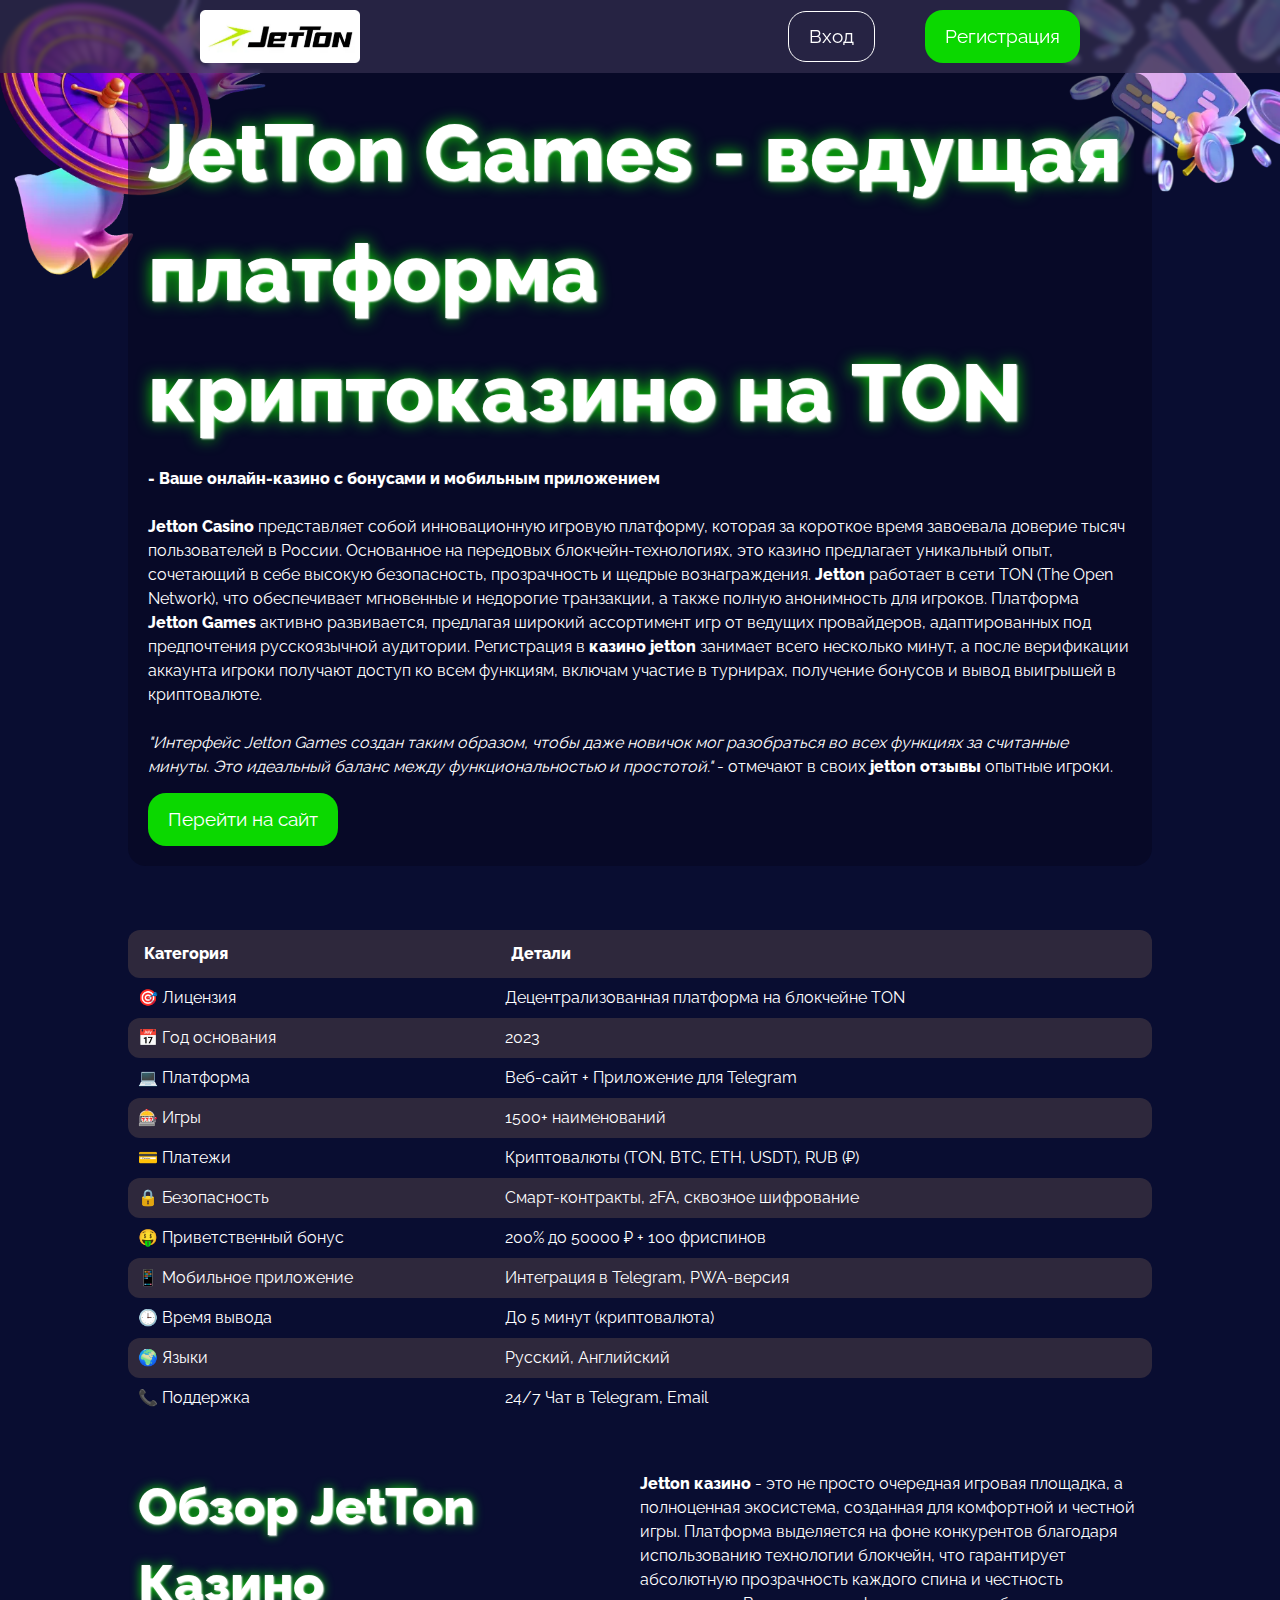
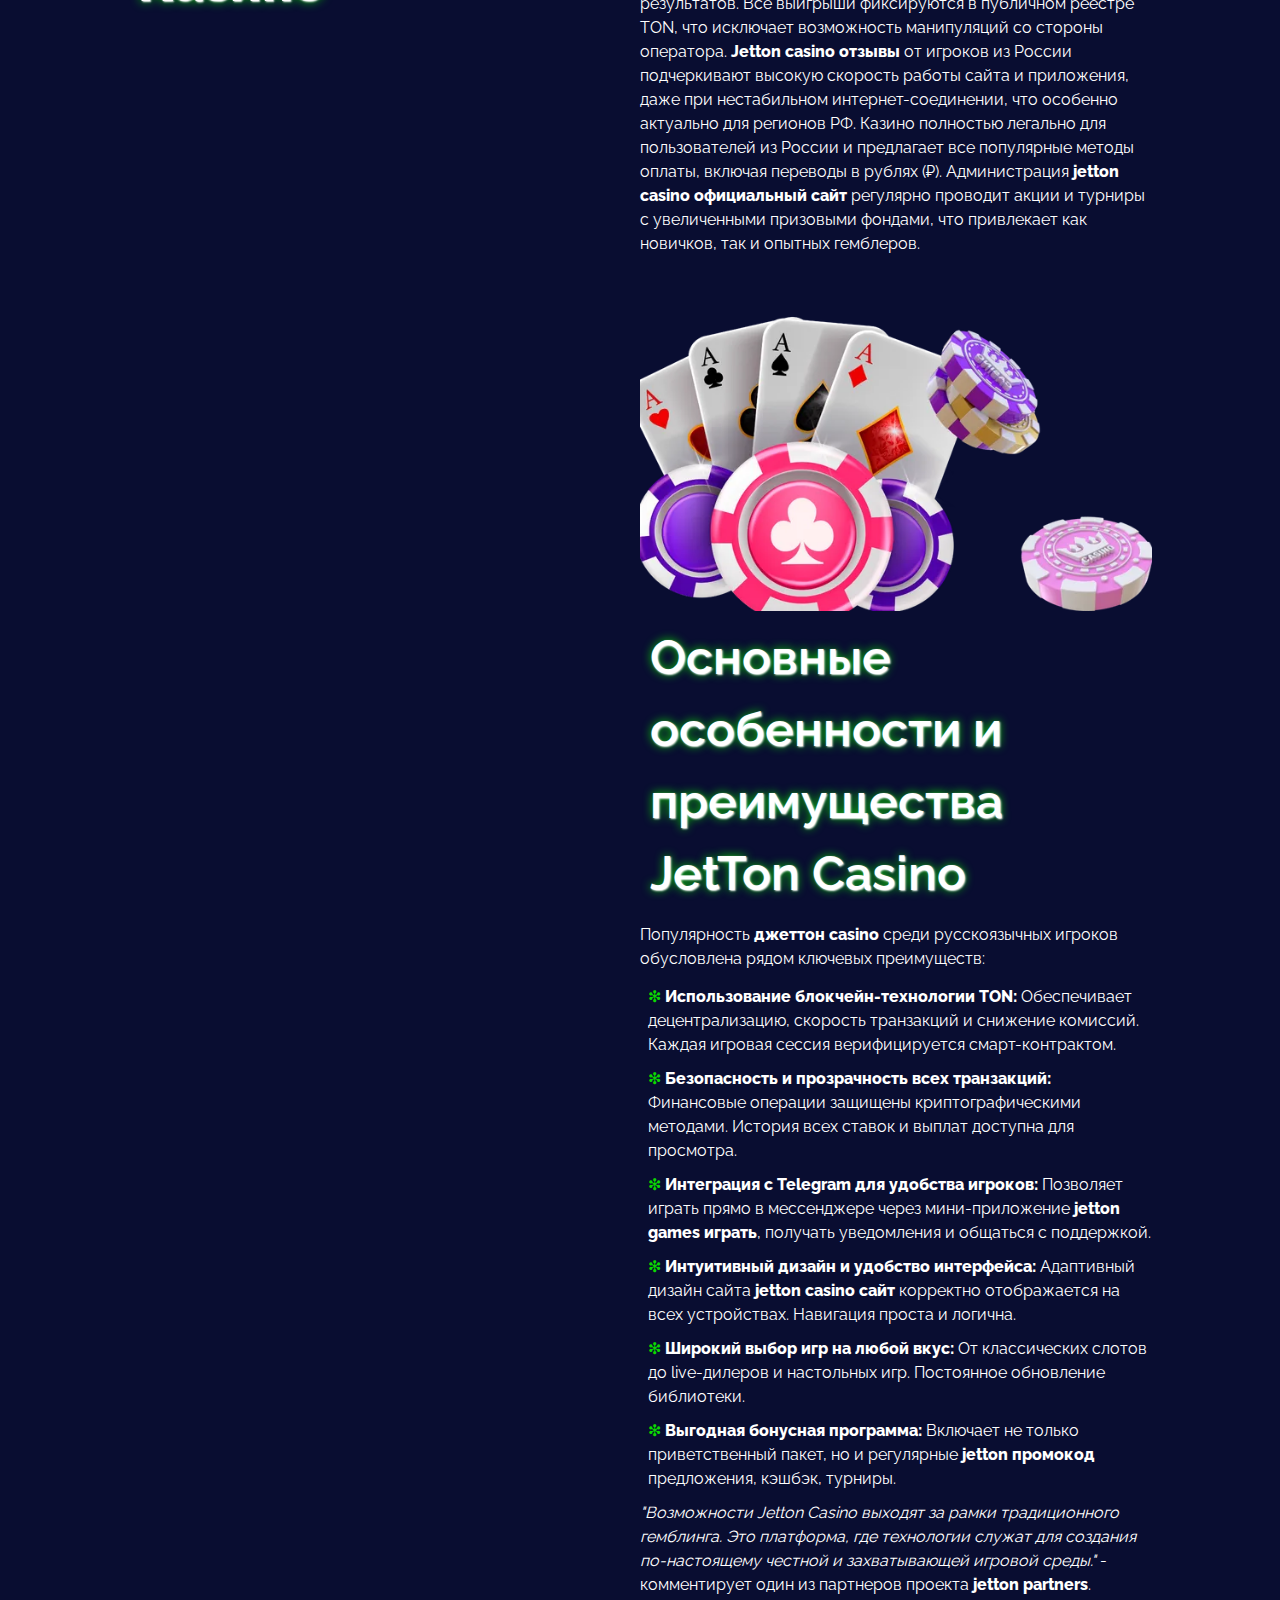
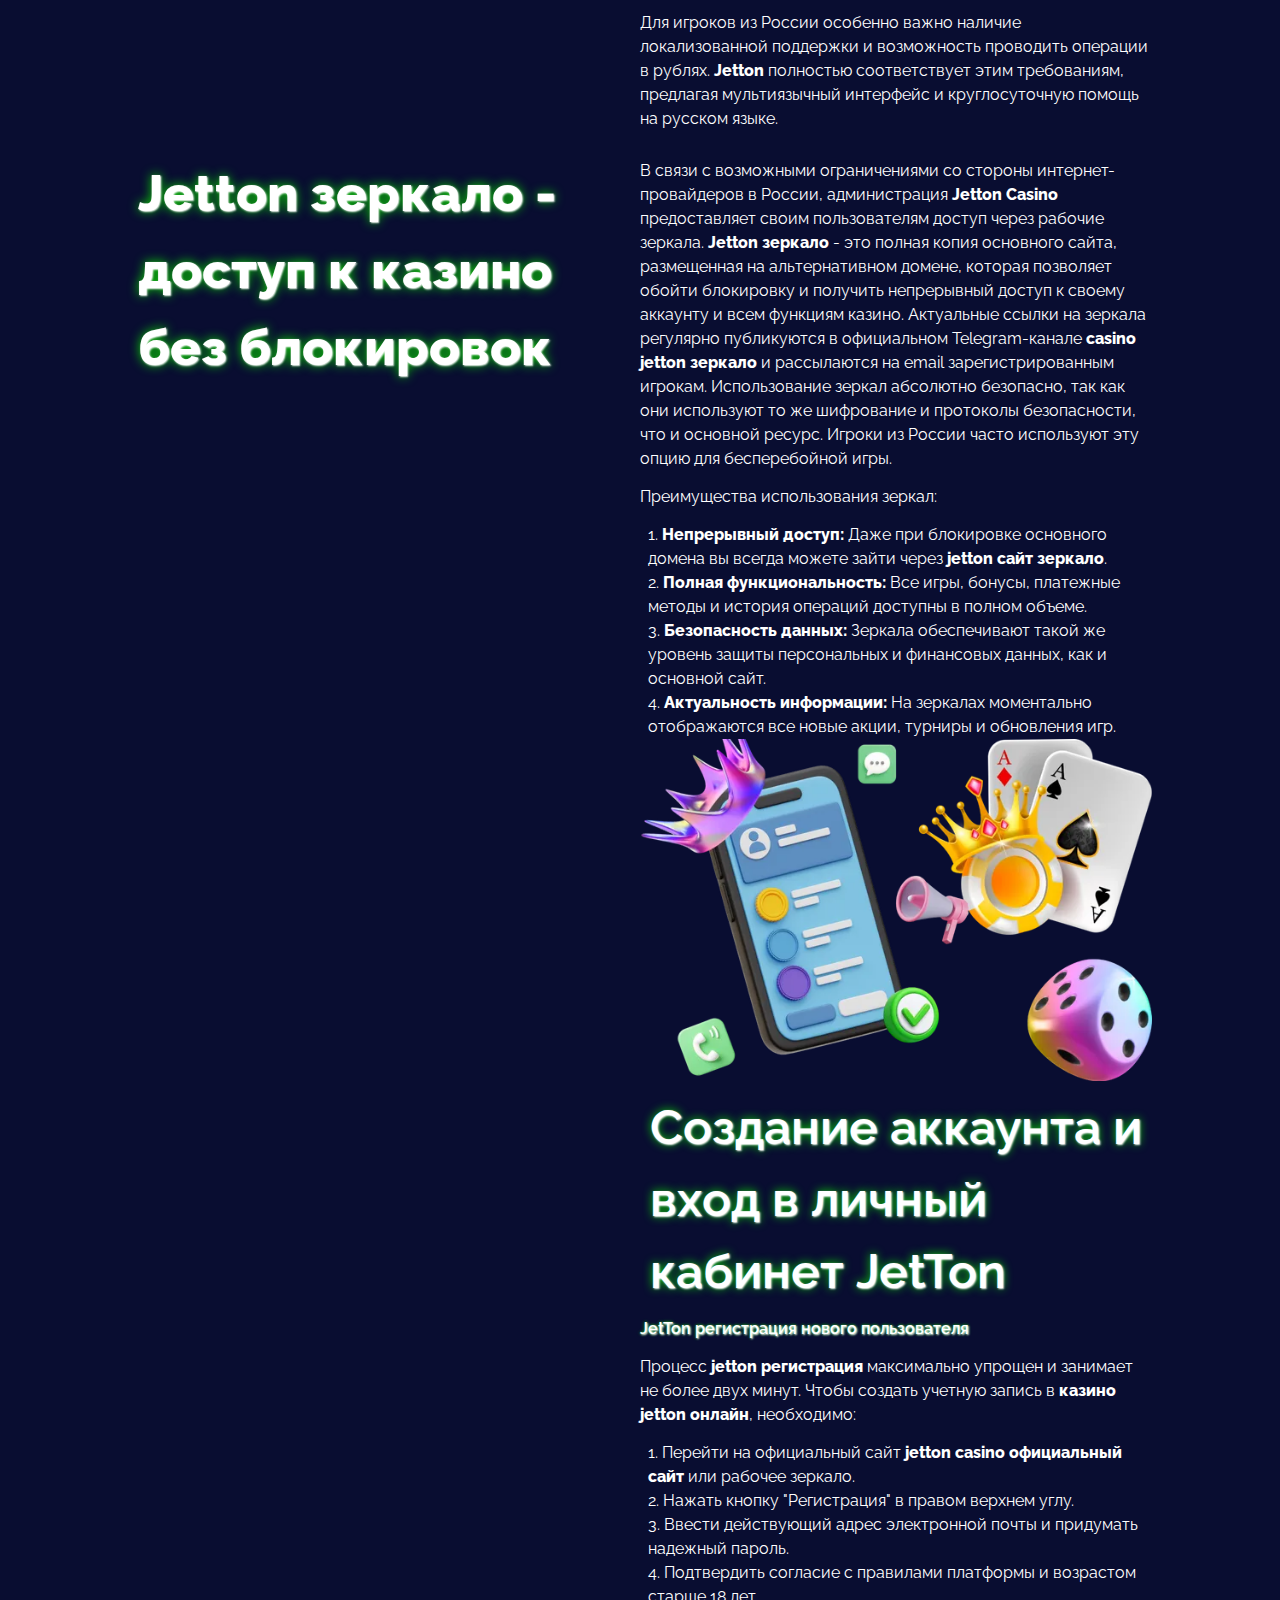
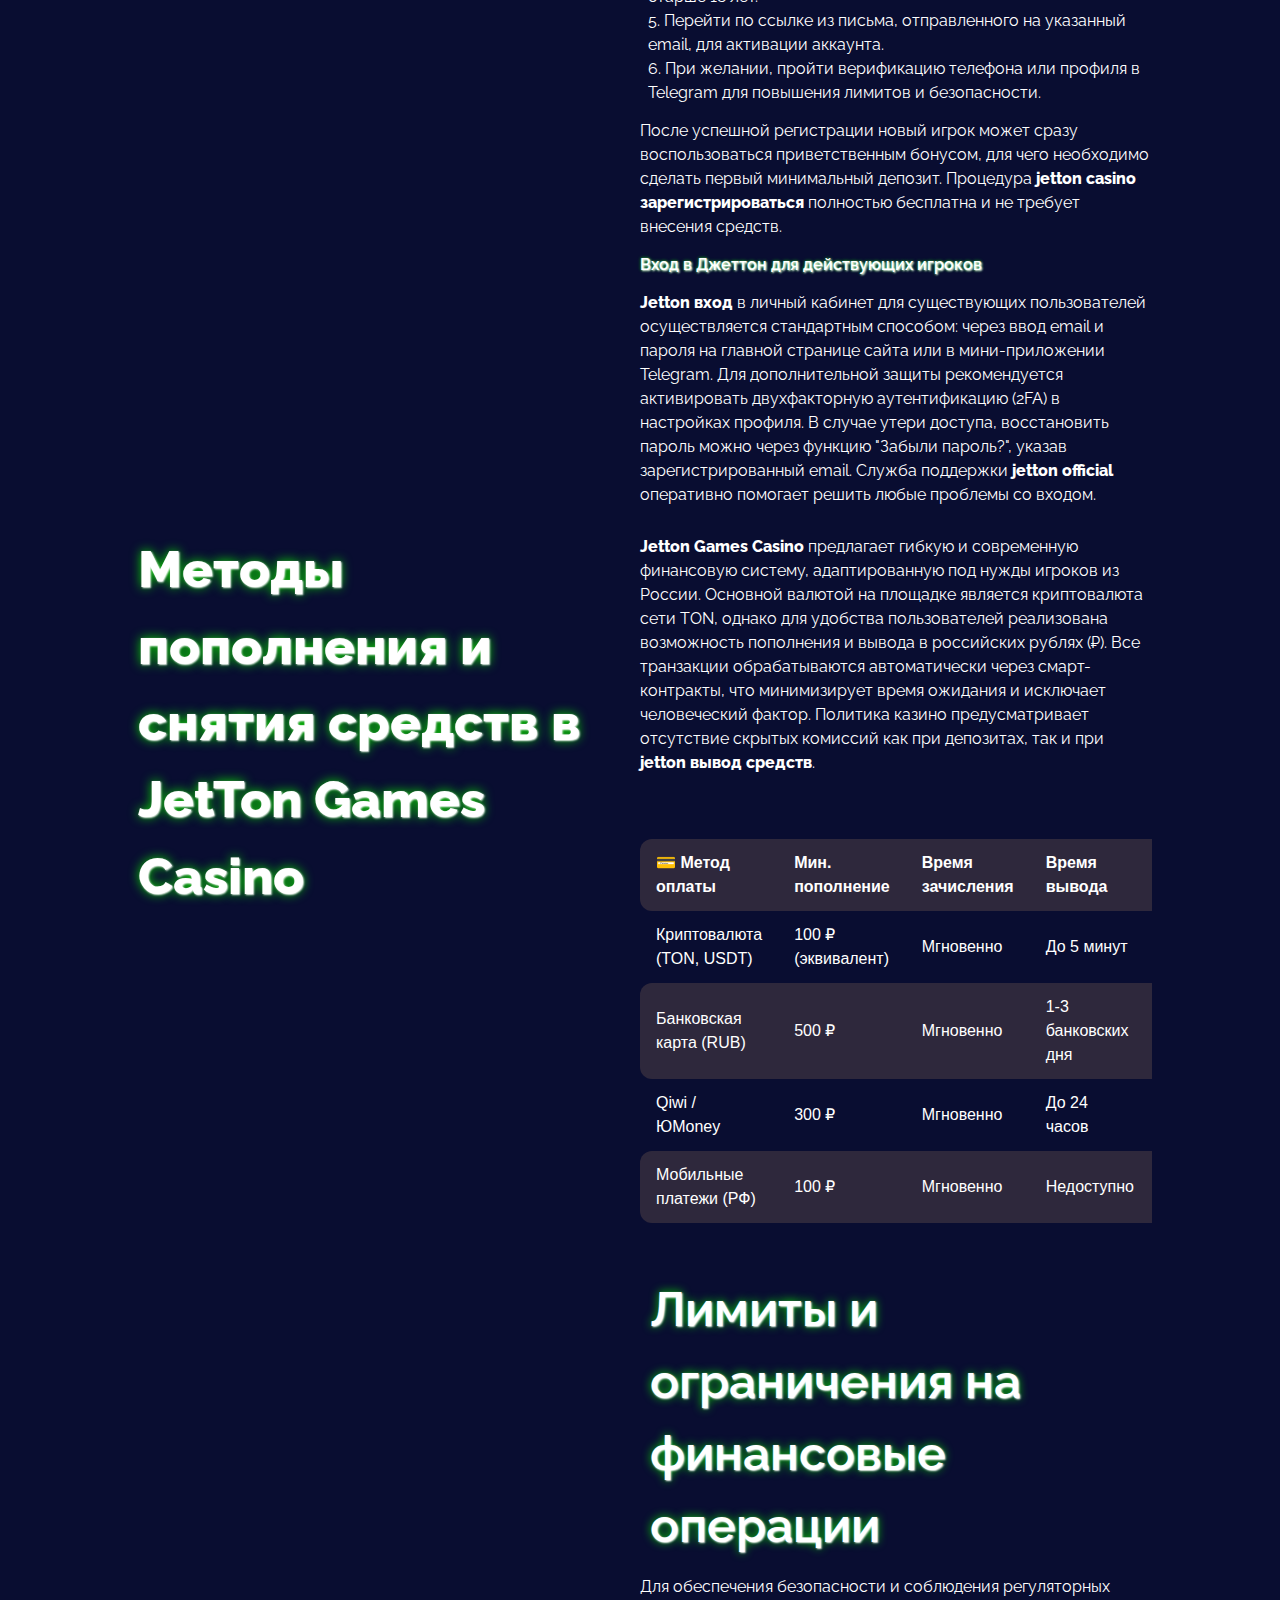
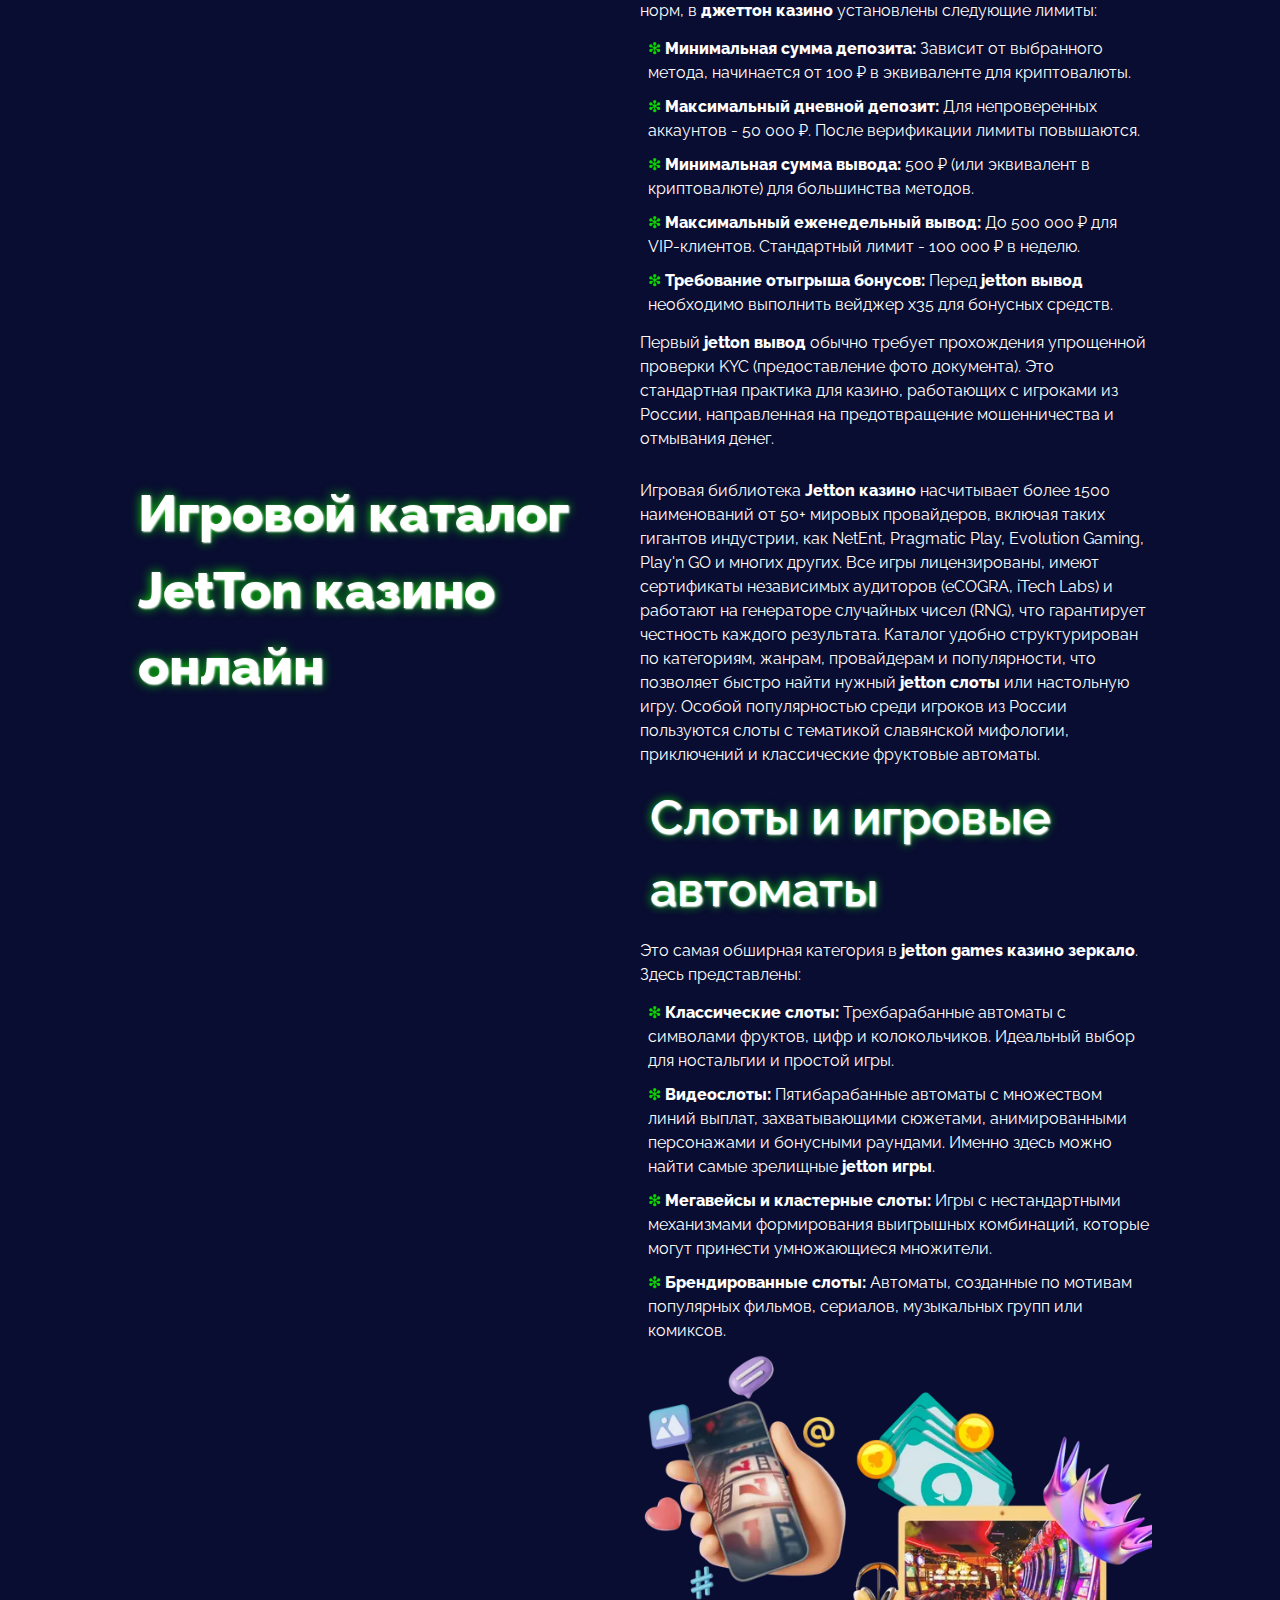
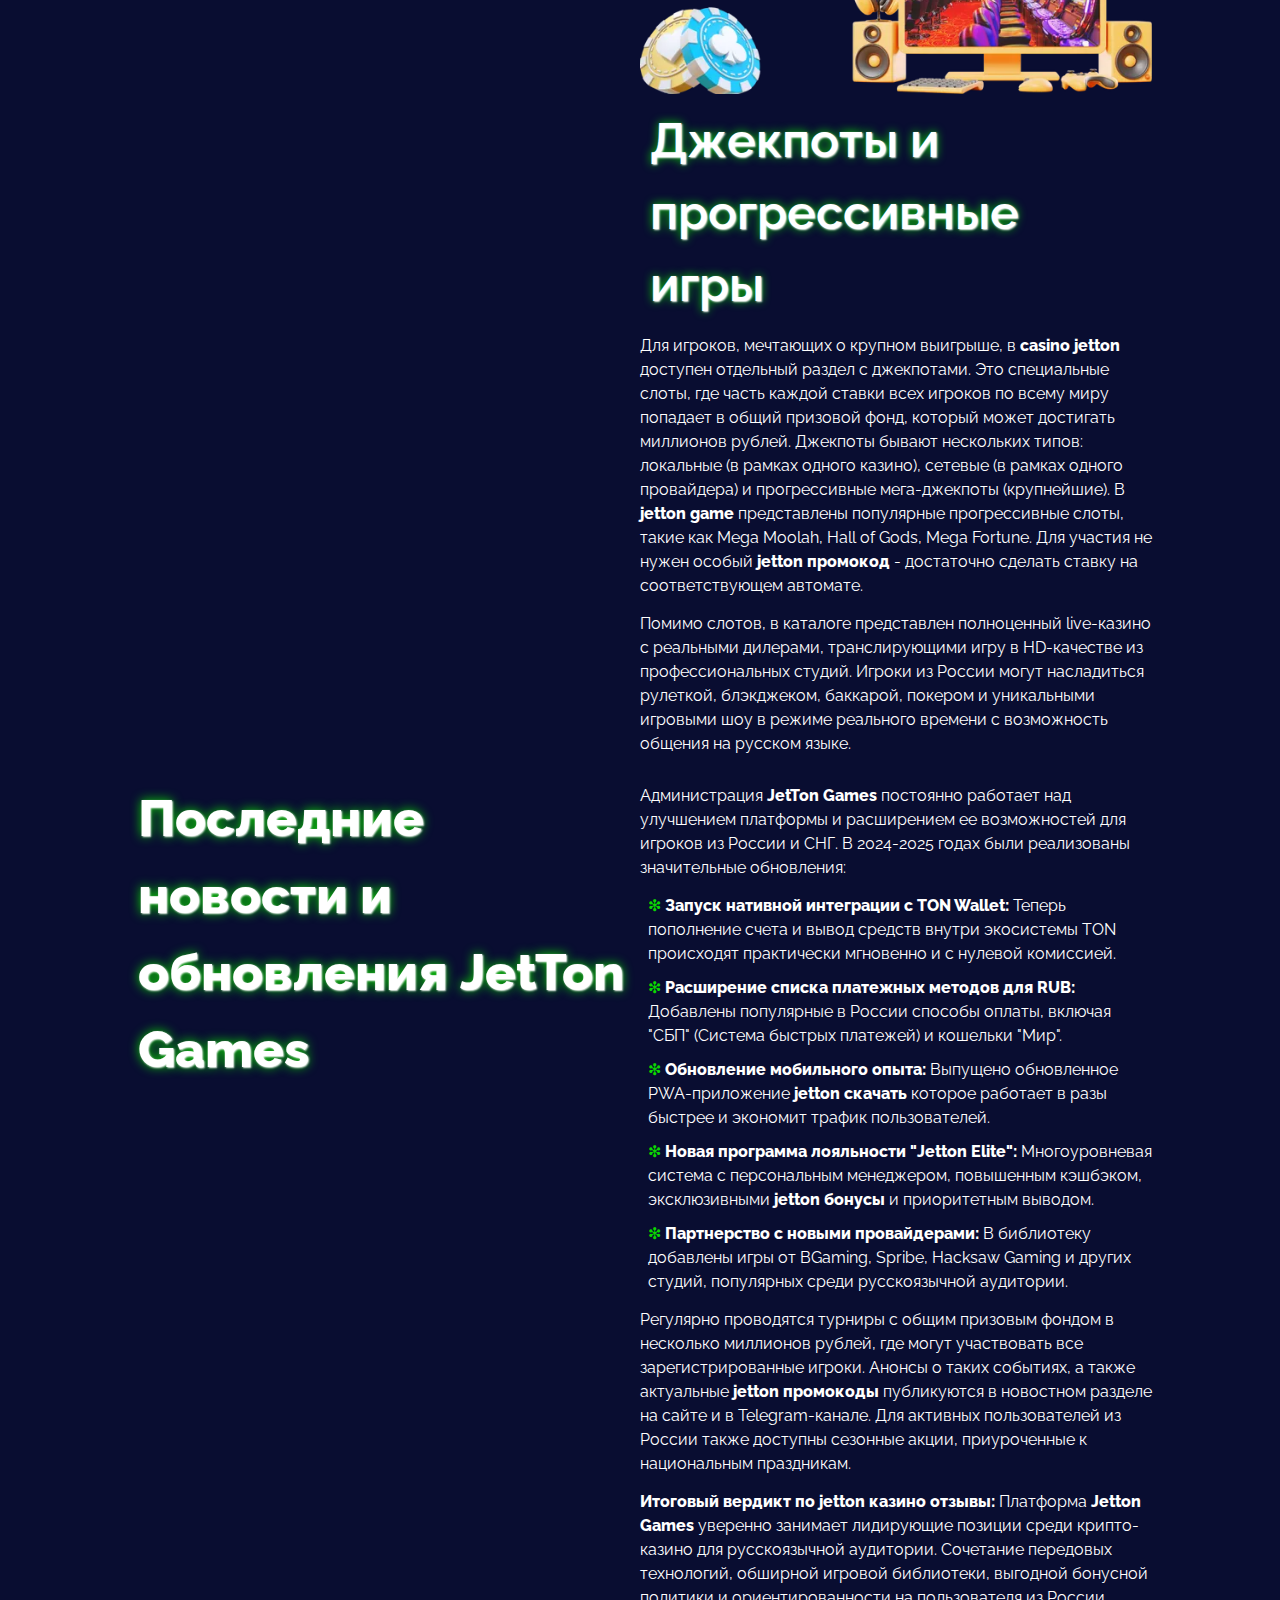
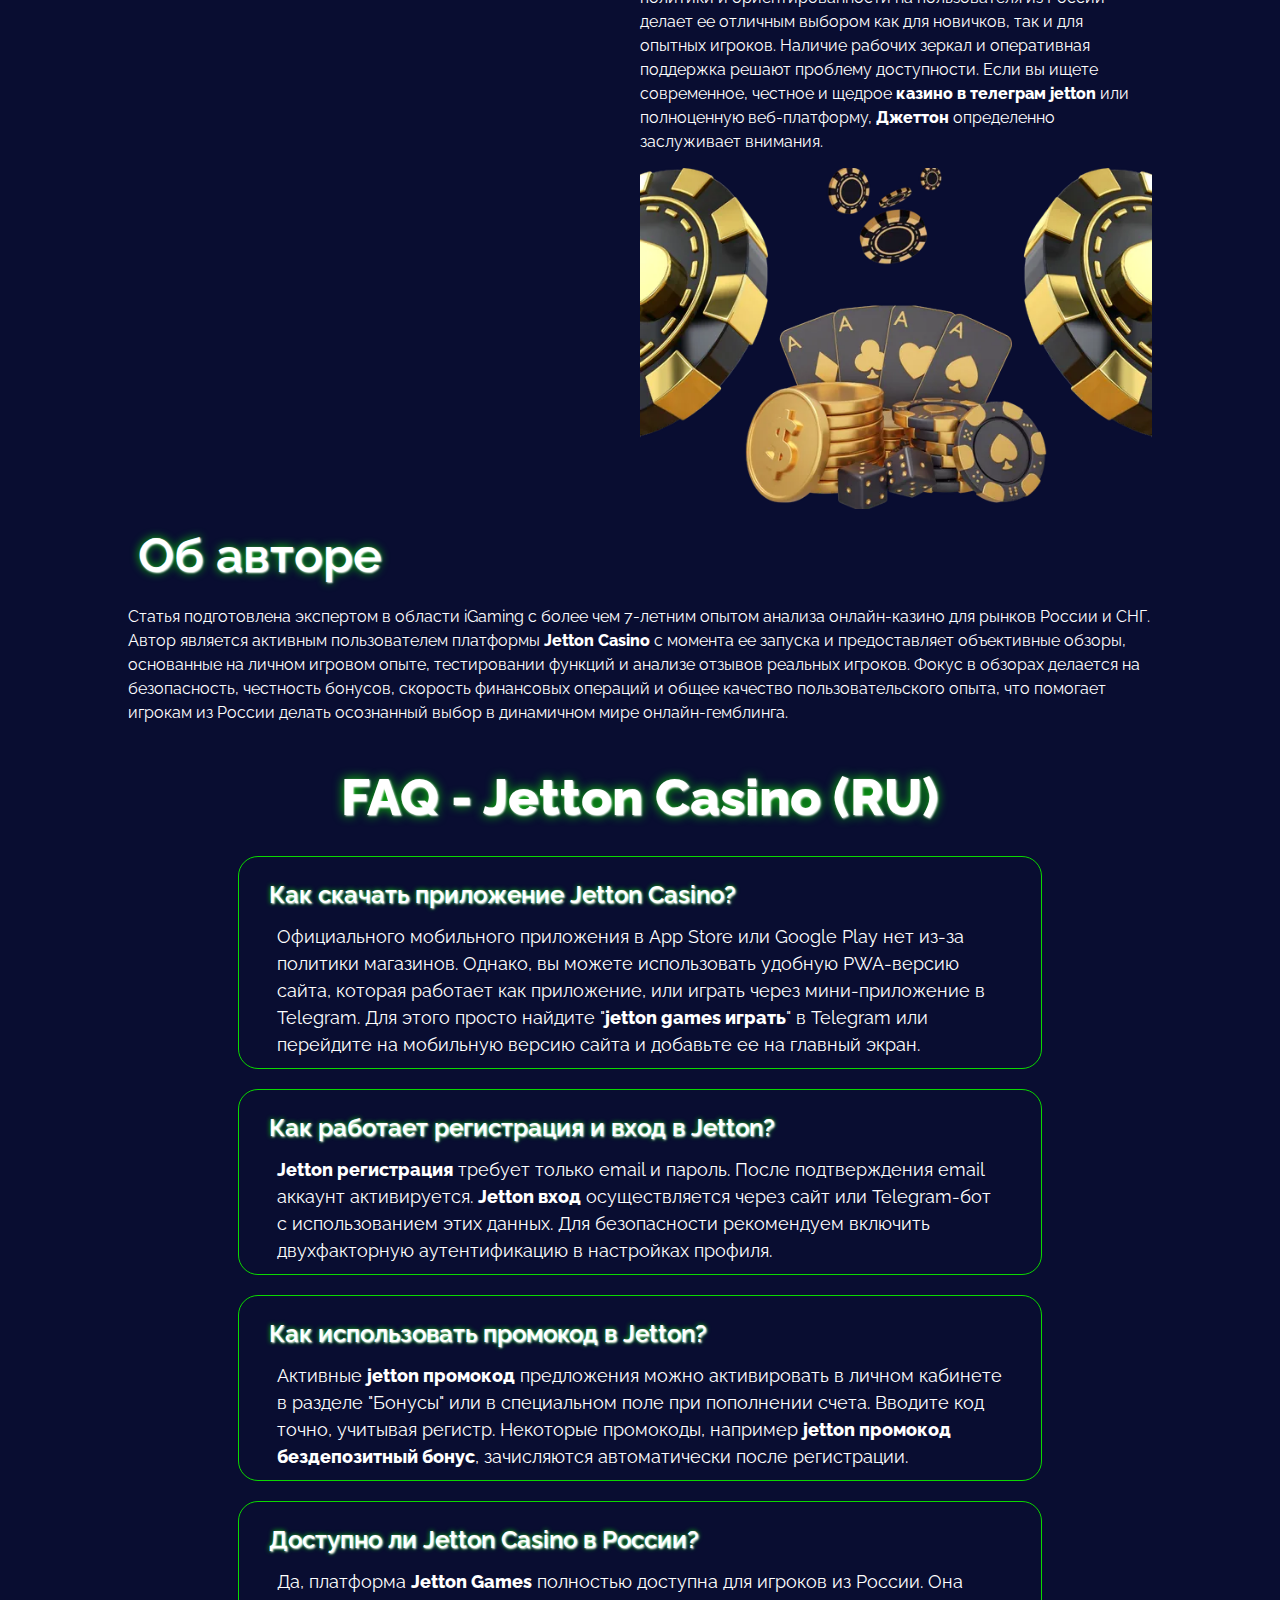
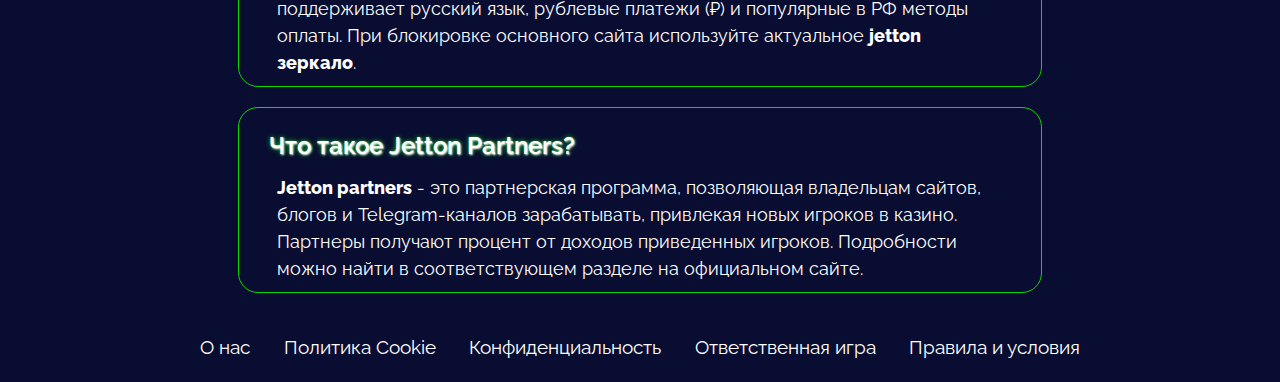
<file: index.html>
<!DOCTYPE html>
<html lang="ru">
	<head>
		<meta charset="UTF-8" />
		<meta name="viewport" content="width=device-width, initial-scale=1.0" />
		<link rel="stylesheet" href="style.css" />
		<link rel="shortcut icon" href="favicon.ico" />

		<title>
			Jetton Казино - казино с криптовалютой | Jet Ton зеркало и вход
		</title>
		<meta
			name="description"
			content="Jetton Casino - уникальное онлайн-казино для игроков из России! На Jetton вы найдёте всё для комфортной и увлекательной игры. Регистрируйтесь прямо сейчас, получайте приветственный бонус и начинайте выигрывать в казино Jetton!"
		/>

		<link
			rel="alternate"
			hreflang="ru-RU"
			href="https://xo-service.ru/ru-ru/"
		/>
		<link rel="alternate" hreflang="x-default" href="https://xo-service.ru/" />
		<link rel="canonical" href="https://xo-service.ru/ru-ru/" />

		<link rel="apple-touch-icon" sizes="180x180" href="favicon.ico" />
		<meta name="apple-mobile-web-app-title" content="MagicWin Casino" />

		<meta name="twitter:card" content="summary_large_image" />
		<meta
			name="twitter:title"
			content="Jetton Казино - казино с криптовалютой | Jet Ton зеркало и вход"
		/>
		<meta
			name="twitter:description"
			content="Jetton Casino - уникальное онлайн-казино для игроков из России! На Jetton вы найдёте всё для комфортной и увлекательной игры. Регистрируйтесь прямо сейчас, получайте приветственный бонус и начинайте выигрывать в казино Jetton!"
		/>
		<meta name="twitter:image" content="https://xo-service.ru/img/1.webp" />

		<meta
			property="og:title"
			content="Jetton Казино - казино с криптовалютой | Jet Ton зеркало и вход"
		/>
		<meta property="og:type" content="website" />
		<meta property="og:url" content="https://xo-service.ru/" />
		<meta property="og:image" content="https://xo-service.ru/img/1.webp" />
		<meta property="og:locale" content="ru_RU" />

		<script type="application/ld+json">
			{
				"@context": "https://schema.org",
				"@type": "WebSite",
				"url": "https://xo-service.ru/",
				"name": "Jetton Casino",
				"description": "Jetton Casino - уникальное онлайн-казино для игроков из России! На Jetton вы найдёте всё для комфортной и увлекательной игры. Регистрируйтесь прямо сейчас, получайте приветственный бонус и начинайте выигрывать в казино Jetton!"
			}
		</script>

		<script type="application/ld+json">
			{
				"@context": "https://schema.org",
				"@type": "Article",
				"mainEntityOfPage": {
					"@type": "WebPage",
					"@id": "https://xo-service.ru/"
				},
				"headline": "Jetton Казино - казино с криптовалютой | Jet Ton зеркало и вход",
				"image": "https://xo-service.ru/img/1.webp",
				"author": {
					"@type": "Person",
					"name": "James Wilson"
				},
				"publisher": {
					"@type": "Organization",
					"name": "Jetton Casino",
					"logo": {
						"@type": "ImageObject",
						"url": "https://xo-service.ru/img/logo.webp"
					}
				},
				"datePublished": "2025-09-01",
				"dateModified": "2025-09-01"
			}
		</script>

		<script type="application/ld+json">
			{
				"@context": "https://schema.org",
				"@type": "BreadcrumbList",
				"itemListElement": [
					{
						"@type": "ListItem",
						"position": 1,
						"name": "Jetton Casino Homepage",
						"item": "https://xo-service.ru/"
					},
					{
						"@type": "ListItem",
						"position": 2,
						"name": "200% Bonus + 100 Free Spins",
						"item": "https://xo-service.ru/"
					}
				]
			}
		</script>

		<script type="application/ld+json">
			{
				"@context": "https://schema.org",
				"@type": "FAQPage",
				"mainEntity": [
					{
						"@type": "Question",
						"name": "Как войти в Jetton Casino?",
						"acceptedAnswer": {
							"@type": "Answer",
							"text": "Для входа в Jetton Casino используйте наш сайт или мини-приложение в Telegram. Введите логин (email) и пароль. Для максимальной безопасности рекомендуем активировать двухфакторную аутентификацию (2FA) в настройках профиля."
						}
					},
					{
						"@type": "Question",
						"name": "Где найти промокоды Jetton Casino?",
						"acceptedAnswer": {
							"@type": "Answer",
							"text": "Промокоды Jetton Casino доступны через email-рассылку, официальных партнёров (Jetton Partners), а также непосредственно в личном кабинете после входа. Актуальные промокоды также публикуются в наших Telegram-каналах."
						}
					},
					{
						"@type": "Question",
						"name": "Легально ли Jetton Casino в России?",
						"acceptedAnswer": {
							"@type": "Answer",
							"text": "Jetton Casino - международное криптоказино, работающее на блокчейне TON. Оно доступно для игроков из России и других стран, где это не запрещено местным законодательством. Платформа обеспечивает безопасность и анонимность транзакций."
						}
					},
					{
						"@type": "Question",
						"name": "Какое время выплат в Jetton Casino?",
						"acceptedAnswer": {
							"@type": "Answer",
							"text": "Вывод средств в Jetton Casino обрабатывается в течение 0-24 часов для криптовалютных транзакций (TON, USDT и др.) и 1-3 рабочих дней для выводов в RUB (₽) на банковские карты или электронные кошельки."
						}
					},
					{
						"@type": "Question",
						"name": "Бесплатно ли приложение Jetton Casino?",
						"acceptedAnswer": {
							"@type": "Answer",
							"text": "Да, доступ к играм Jetton Casino через наш сайт, PWA-версию или мини-приложение в Telegram полностью бесплатен. Скачивание и использование не требуют никаких скрытых платежей."
						}
					}
				]
			}
		</script>
	</head>
	<body>
		<header>
			<div class="logo">
				<a href="/"
					><img
						src="./img/logo.webp"
						alt="MagicWin Casino Official Logo"
						width="160"
						height="80"
				/></a>
			</div>
			<div class="header-btn">
				<a href="/play/" rel="nofollow" content="noindex" class="white-btn"
					>Вход</a
				>
				<a href="/play/" rel="nofollow" content="noindex" class="green-btn"
					>Регистрация</a
				>
			</div>
		</header>

		<main>
			<div class="wraper">
				<div class="promo">
					<h1>JetTon Games - ведущая платформа криптоказино на TON</h1>

					<p class="txt">
						<b> - Ваше онлайн-казино с бонусами и мобильным приложением </b>
						<br /><br />
						<b>Jetton Casino</b> представляет собой инновационную игровую
						платформу, которая за короткое время завоевала доверие тысяч
						пользователей в России. Основанное на передовых
						блокчейн-технологиях, это казино предлагает уникальный опыт,
						сочетающий в себе высокую безопасность, прозрачность и щедрые
						вознаграждения. <b>Jetton</b> работает в сети TON (The Open
						Network), что обеспечивает мгновенные и недорогие транзакции, а
						также полную анонимность для игроков. Платформа
						<b>Jetton Games</b> активно развивается, предлагая широкий
						ассортимент игр от ведущих провайдеров, адаптированных под
						предпочтения русскоязычной аудитории. Регистрация в
						<b>казино jetton</b> занимает всего несколько минут, а после
						верификации аккаунта игроки получают доступ ко всем функциям,
						включам участие в турнирах, получение бонусов и вывод выигрышей в
						криптовалюте. <br /><br />
						<em
							>"Интерфейс Jetton Games создан таким образом, чтобы даже новичок
							мог разобраться во всех функциях за считанные минуты. Это
							идеальный баланс между функциональностью и простотой."</em
						>
						- отмечают в своих <b>jetton отзывы</b> опытные игроки.
					</p>
					<a href="/play/" rel="nofollow" content="noindex" class="green-btn"
						>Перейти на сайт</a
					>
				</div>

				<div class="table-wrapper">
					<table>
						<thead>
							<tr>
								<th>Категория</th>
								<th>Детали</th>
							</tr>
						</thead>
						<tbody>
							<tr>
								<td>🎯 Лицензия</td>
								<td>Децентрализованная платформа на блокчейне TON</td>
							</tr>
							<tr>
								<td>📅 Год основания</td>
								<td>2023</td>
							</tr>
							<tr>
								<td>💻 Платформа</td>
								<td>Веб-сайт + Приложение для Telegram</td>
							</tr>
							<tr>
								<td>🎰 Игры</td>
								<td>1500+ наименований</td>
							</tr>
							<tr>
								<td>💳 Платежи</td>
								<td>Криптовалюты (TON, BTC, ETH, USDT), RUB (₽)</td>
							</tr>
							<tr>
								<td>🔒 Безопасность</td>
								<td>Смарт-контракты, 2FA, сквозное шифрование</td>
							</tr>
							<tr>
								<td>🤑 Приветственный бонус</td>
								<td>200% до 50000 ₽ + 100 фриспинов</td>
							</tr>
							<tr>
								<td>📱 Мобильное приложение</td>
								<td>Интеграция в Telegram, PWA-версия</td>
							</tr>
							<tr>
								<td>🕒 Время вывода</td>
								<td>До 5 минут (криптовалюта)</td>
							</tr>
							<tr>
								<td>🌍 Языки</td>
								<td>Русский, Английский</td>
							</tr>
							<tr>
								<td>📞 Поддержка</td>
								<td>24/7 Чат в Telegram, Email</td>
							</tr>
						</tbody>
					</table>
				</div>

				<div class="flex">
					<div class="flex-content">
						<h2>Обзор JetTon Казино</h2>
					</div>
					<div class="flex-content">
						<p class="txt">
							<b>Jetton казино</b> - это не просто очередная игровая площадка, а
							полноценная экосистема, созданная для комфортной и честной игры.
							Платформа выделяется на фоне конкурентов благодаря использованию
							технологии блокчейн, что гарантирует абсолютную прозрачность
							каждого спина и честность результатов. Все выигрыши фиксируются в
							публичном реестре TON, что исключает возможность манипуляций со
							стороны оператора. <b>Jetton casino отзывы</b> от игроков из
							России подчеркивают высокую скорость работы сайта и приложения,
							даже при нестабильном интернет-соединении, что особенно актуально
							для регионов РФ. Казино полностью легально для пользователей из
							России и предлагает все популярные методы оплаты, включая переводы
							в рублях (₽). Администрация
							<b>jetton casino официальный сайт</b> регулярно проводит акции и
							турниры с увеличенными призовыми фондами, что привлекает как
							новичков, так и опытных гемблеров.
						</p>

						<img
							src="./img/1.webp"
							alt="Интерфейс входа в Jetton Casino"
							width="800"
							height="600"
						/>

						<h3>Основные особенности и преимущества JetTon Casino</h3>

						<p class="txt">
							Популярность <b>джеттон casino</b> среди русскоязычных игроков
							обусловлена рядом ключевых преимуществ:
						</p>

						<ul>
							<li>
								<strong>Использование блокчейн-технологии TON:</strong>
								Обеспечивает децентрализацию, скорость транзакций и снижение
								комиссий. Каждая игровая сессия верифицируется смарт-контрактом.
							</li>
							<li>
								<strong>Безопасность и прозрачность всех транзакций:</strong>
								Финансовые операции защищены криптографическими методами.
								История всех ставок и выплат доступна для просмотра.
							</li>
							<li>
								<strong>Интеграция с Telegram для удобства игроков:</strong>
								Позволяет играть прямо в мессенджере через мини-приложение
								<b>jetton games играть</b>, получать уведомления и общаться с
								поддержкой.
							</li>
							<li>
								<strong>Интуитивный дизайн и удобство интерфейса:</strong>
								Адаптивный дизайн сайта <b>jetton casino сайт</b> корректно
								отображается на всех устройствах. Навигация проста и логична.
							</li>
							<li>
								<strong>Широкий выбор игр на любой вкус:</strong> От
								классических слотов до live-дилеров и настольных игр. Постоянное
								обновление библиотеки.
							</li>
							<li>
								<strong>Выгодная бонусная программа:</strong> Включает не только
								приветственный пакет, но и регулярные
								<b>jetton промокод</b> предложения, кэшбэк, турниры.
							</li>
						</ul>

						<em
							>"Возможности Jetton Casino выходят за рамки традиционного
							гемблинга. Это платформа, где технологии служат для создания
							по-настоящему честной и захватывающей игровой среды."</em
						>
						- комментирует один из партнеров проекта <b>jetton partners</b>.

						<p class="txt">
							Для игроков из России особенно важно наличие локализованной
							поддержки и возможность проводить операции в рублях.
							<b>Jetton</b> полностью соответствует этим требованиям, предлагая
							мультиязычный интерфейс и круглосуточную помощь на русском языке.
						</p>
					</div>
				</div>

				<div class="flex">
					<div class="flex-content">
						<h2>Jetton зеркало - доступ к казино без блокировок</h2>
					</div>

					<div class="flex-content">
						<p class="txt">
							В связи с возможными ограничениями со стороны интернет-провайдеров
							в России, администрация <b>Jetton Casino</b> предоставляет своим
							пользователям доступ через рабочие зеркала.
							<b>Jetton зеркало</b> - это полная копия основного сайта,
							размещенная на альтернативном домене, которая позволяет обойти
							блокировку и получить непрерывный доступ к своему аккаунту и всем
							функциям казино. Актуальные ссылки на зеркала регулярно
							публикуются в официальном Telegram-канале
							<b>casino jetton зеркало</b> и рассылаются на email
							зарегистрированным игрокам. Использование зеркал абсолютно
							безопасно, так как они используют то же шифрование и протоколы
							безопасности, что и основной ресурс. Игроки из России часто
							используют эту опцию для бесперебойной игры.
						</p>

						<p class="txt">Преимущества использования зеркал:</p>

						<ol>
							<li>
								<strong>Непрерывный доступ:</strong> Даже при блокировке
								основного домена вы всегда можете зайти через
								<b>jetton сайт зеркало</b>.
							</li>
							<li>
								<strong>Полная функциональность:</strong> Все игры, бонусы,
								платежные методы и история операций доступны в полном объеме.
							</li>
							<li>
								<strong>Безопасность данных:</strong> Зеркала обеспечивают такой
								же уровень защиты персональных и финансовых данных, как и
								основной сайт.
							</li>
							<li>
								<strong>Актуальность информации:</strong> На зеркалах
								моментально отображаются все новые акции, турниры и обновления
								игр.
							</li>
						</ol>

						<img
							src="./img/2.webp"
							alt="Интерфейс мобильного приложения Jetton Casino"
							width="800"
							height="600"
						/>

						<h3>Создание аккаунта и вход в личный кабинет JetTon</h3>
						<h4>JetTon регистрация нового пользователя</h4>

						<p class="txt">
							Процесс <b>jetton регистрация</b> максимально упрощен и занимает
							не более двух минут. Чтобы создать учетную запись в
							<b>казино jetton онлайн</b>, необходимо:
						</p>

						<ol>
							<li>
								Перейти на официальный сайт
								<b>jetton casino официальный сайт</b> или рабочее зеркало.
							</li>
							<li>Нажать кнопку "Регистрация" в правом верхнем углу.</li>
							<li>
								Ввести действующий адрес электронной почты и придумать надежный
								пароль.
							</li>
							<li>
								Подтвердить согласие с правилами платформы и возрастом старше 18
								лет.
							</li>
							<li>
								Перейти по ссылке из письма, отправленного на указанный email,
								для активации аккаунта.
							</li>
							<li>
								При желании, пройти верификацию телефона или профиля в Telegram
								для повышения лимитов и безопасности.
							</li>
						</ol>

						<p class="txt">
							После успешной регистрации новый игрок может сразу воспользоваться
							приветственным бонусом, для чего необходимо сделать первый
							минимальный депозит. Процедура
							<b>jetton casino зарегистрироваться</b> полностью бесплатна и не
							требует внесения средств.
						</p>

						<h4>Вход в Джеттон для действующих игроков</h4>

						<p class="txt">
							<b>Jetton вход</b> в личный кабинет для существующих пользователей
							осуществляется стандартным способом: через ввод email и пароля на
							главной странице сайта или в мини-приложении Telegram. Для
							дополнительной защиты рекомендуется активировать двухфакторную
							аутентификацию (2FA) в настройках профиля. В случае утери доступа,
							восстановить пароль можно через функцию "Забыли пароль?", указав
							зарегистрированный email. Служба поддержки
							<b>jetton official</b> оперативно помогает решить любые проблемы
							со входом.
						</p>
					</div>
				</div>

				<div class="flex">
					<div class="flex-content">
						<h2>Методы пополнения и снятия средств в JetTon Games Casino</h2>
					</div>

					<div class="flex-content">
						<p class="txt">
							<b>Jetton Games Casino</b> предлагает гибкую и современную
							финансовую систему, адаптированную под нужды игроков из России.
							Основной валютой на площадке является криптовалюта сети TON,
							однако для удобства пользователей реализована возможность
							пополнения и вывода в российских рублях (₽). Все транзакции
							обрабатываются автоматически через смарт-контракты, что
							минимизирует время ожидания и исключает человеческий фактор.
							Политика казино предусматривает отсутствие скрытых комиссий как
							при депозитах, так и при <b>jetton вывод средств</b>.
						</p>

						<div class="table-wrapper">
							<table class="bonus-table">
								<thead>
									<tr>
										<th>💳 Метод оплаты</th>
										<th>Мин. пополнение</th>
										<th>Время зачисления</th>
										<th>Время вывода</th>
										<th>Комиссия</th>
									</tr>
								</thead>
								<tbody>
									<tr>
										<td>Криптовалюта (TON, USDT)</td>
										<td>100 ₽ (эквивалент)</td>
										<td>Мгновенно</td>
										<td>До 5 минут</td>
										<td>Нет</td>
									</tr>
									<tr>
										<td>Банковская карта (RUB)</td>
										<td>500 ₽</td>
										<td>Мгновенно</td>
										<td>1-3 банковских дня</td>
										<td>Зависит от банка</td>
									</tr>
									<tr>
										<td>Qiwi / ЮMoney</td>
										<td>300 ₽</td>
										<td>Мгновенно</td>
										<td>До 24 часов</td>
										<td>Нет</td>
									</tr>
									<tr>
										<td>Мобильные платежи (РФ)</td>
										<td>100 ₽</td>
										<td>Мгновенно</td>
										<td>Недоступно</td>
										<td>Нет</td>
									</tr>
								</tbody>
							</table>
						</div>

						<h3>Лимиты и ограничения на финансовые операции</h3>

						<p class="txt">
							Для обеспечения безопасности и соблюдения регуляторных норм, в
							<b>джеттон казино</b> установлены следующие лимиты:
						</p>

						<ul>
							<li>
								<strong>Минимальная сумма депозита:</strong> Зависит от
								выбранного метода, начинается от 100 ₽ в эквиваленте для
								криптовалюты.
							</li>
							<li>
								<strong>Максимальный дневной депозит:</strong> Для непроверенных
								аккаунтов - 50 000 ₽. После верификации лимиты повышаются.
							</li>
							<li>
								<strong>Минимальная сумма вывода:</strong> 500 ₽ (или эквивалент
								в криптовалюте) для большинства методов.
							</li>
							<li>
								<strong>Максимальный еженедельный вывод:</strong> До 500 000 ₽
								для VIP-клиентов. Стандартный лимит - 100 000 ₽ в неделю.
							</li>
							<li>
								<strong>Требование отыгрыша бонусов:</strong> Перед
								<b>jetton вывод</b> необходимо выполнить вейджер x35 для
								бонусных средств.
							</li>
						</ul>

						<p class="txt">
							Первый <b>jetton вывод</b> обычно требует прохождения упрощенной
							проверки KYC (предоставление фото документа). Это стандартная
							практика для казино, работающих с игроками из России, направленная
							на предотвращение мошенничества и отмывания денег.
						</p>
					</div>
				</div>

				<div class="flex">
					<div class="flex-content">
						<h2>Игровой каталог JetTon казино онлайн</h2>
					</div>

					<div class="flex-content">
						<p class="txt">
							Игровая библиотека <b>Jetton казино</b> насчитывает более 1500
							наименований от 50+ мировых провайдеров, включая таких гигантов
							индустрии, как NetEnt, Pragmatic Play, Evolution Gaming, Play'n GO
							и многих других. Все игры лицензированы, имеют сертификаты
							независимых аудиторов (eCOGRA, iTech Labs) и работают на
							генераторе случайных чисел (RNG), что гарантирует честность
							каждого результата. Каталог удобно структурирован по категориям,
							жанрам, провайдерам и популярности, что позволяет быстро найти
							нужный <b>jetton слоты</b> или настольную игру. Особой
							популярностью среди игроков из России пользуются слоты с тематикой
							славянской мифологии, приключений и классические фруктовые
							автоматы.
						</p>

						<h3>Слоты и игровые автоматы</h3>

						<p class="txt">
							Это самая обширная категория в <b>jetton games казино зеркало</b>.
							Здесь представлены:
						</p>

						<ul>
							<li>
								<strong>Классические слоты:</strong> Трехбарабанные автоматы с
								символами фруктов, цифр и колокольчиков. Идеальный выбор для
								ностальгии и простой игры.
							</li>
							<li>
								<strong>Видеослоты:</strong> Пятибарабанные автоматы с
								множеством линий выплат, захватывающими сюжетами, анимированными
								персонажами и бонусными раундами. Именно здесь можно найти самые
								зрелищные <b>jetton игры</b>.
							</li>
							<li>
								<strong>Мегавейсы и кластерные слоты:</strong> Игры с
								нестандартными механизмами формирования выигрышных комбинаций,
								которые могут принести умножающиеся множители.
							</li>
							<li>
								<strong>Брендированные слоты:</strong> Автоматы, созданные по
								мотивам популярных фильмов, сериалов, музыкальных групп или
								комиксов.
							</li>
						</ul>

						<img
							src="./img/3.webp"
							alt="Подборка игр в Jetton Casino"
							width="800"
							height="600"
						/>

						<h3>Джекпоты и прогрессивные игры</h3>

						<p class="txt">
							Для игроков, мечтающих о крупном выигрыше, в
							<b>casino jetton</b> доступен отдельный раздел с джекпотами. Это
							специальные слоты, где часть каждой ставки всех игроков по всему
							миру попадает в общий призовой фонд, который может достигать
							миллионов рублей. Джекпоты бывают нескольких типов: локальные (в
							рамках одного казино), сетевые (в рамках одного провайдера) и
							прогрессивные мега-джекпоты (крупнейшие). В
							<b>jetton game</b> представлены популярные прогрессивные слоты,
							такие как Mega Moolah, Hall of Gods, Mega Fortune. Для участия не
							нужен особый <b>jetton промокод</b> - достаточно сделать ставку на
							соответствующем автомате.
						</p>

						<p class="txt">
							Помимо слотов, в каталоге представлен полноценный live-казино с
							реальными дилерами, транслирующими игру в HD-качестве из
							профессиональных студий. Игроки из России могут насладиться
							рулеткой, блэкджеком, баккарой, покером и уникальными игровыми шоу
							в режиме реального времени с возможность общения на русском языке.
						</p>
					</div>
				</div>

				<div class="flex">
					<div class="flex-content">
						<h2>Последние новости и обновления JetTon Games</h2>
					</div>

					<div class="flex-content">
						<p class="txt">
							Администрация <b>JetTon Games</b> постоянно работает над
							улучшением платформы и расширением ее возможностей для игроков из
							России и СНГ. В 2024-2025 годах были реализованы значительные
							обновления:
						</p>

						<ul>
							<li>
								<strong>Запуск нативной интеграции с TON Wallet:</strong> Теперь
								пополнение счета и вывод средств внутри экосистемы TON
								происходят практически мгновенно и с нулевой комиссией.
							</li>
							<li>
								<strong>Расширение списка платежных методов для RUB:</strong>
								Добавлены популярные в России способы оплаты, включая "СБП"
								(Система быстрых платежей) и кошельки "Мир".
							</li>
							<li>
								<strong>Обновление мобильного опыта:</strong> Выпущено
								обновленное PWA-приложение <b>jetton скачать</b> которое
								работает в разы быстрее и экономит трафик пользователей.
							</li>
							<li>
								<strong>Новая программа лояльности "Jetton Elite":</strong>
								Многоуровневая система с персональным менеджером, повышенным
								кэшбэком, эксклюзивными <b>jetton бонусы</b> и приоритетным
								выводом.
							</li>
							<li>
								<strong>Партнерство с новыми провайдерами:</strong> В библиотеку
								добавлены игры от BGaming, Spribe, Hacksaw Gaming и других
								студий, популярных среди русскоязычной аудитории.
							</li>
						</ul>

						<p class="txt">
							Регулярно проводятся турниры с общим призовым фондом в несколько
							миллионов рублей, где могут участвовать все зарегистрированные
							игроки. Анонсы о таких событиях, а также актуальные
							<b>jetton промокоды</b> публикуются в новостном разделе на сайте и
							в Telegram-канале. Для активных пользователей из России также
							доступны сезонные акции, приуроченные к национальным праздникам.
						</p>

						<p class="txt">
							<strong>Итоговый вердикт по <b>jetton казино отзывы</b>:</strong>
							Платформа <b>Jetton Games</b> уверенно занимает лидирующие позиции
							среди крипто-казино для русскоязычной аудитории. Сочетание
							передовых технологий, обширной игровой библиотеки, выгодной
							бонусной политики и ориентированности на пользователя из России
							делает ее отличным выбором как для новичков, так и для опытных
							игроков. Наличие рабочих зеркал и оперативная поддержка решают
							проблему доступности. Если вы ищете современное, честное и щедрое
							<b>казино в телеграм jetton</b> или полноценную веб-платформу,
							<b>Джеттон</b> определенно заслуживает внимания.
						</p>
						<img
							src="./img/4.webp"
							alt="Новости и обновления JetTon Games"
							width="800"
							height="600"
						/>
					</div>
				</div>

				<div class="author-section">
					<h3>Об авторе</h3>
					<p class="txt">
						Статья подготовлена экспертом в области iGaming с более чем 7-летним
						опытом анализа онлайн-казино для рынков России и СНГ. Автор является
						активным пользователем платформы <b>Jetton Casino</b> с момента ее
						запуска и предоставляет объективные обзоры, основанные на личном
						игровом опыте, тестировании функций и анализе отзывов реальных
						игроков. Фокус в обзорах делается на безопасность, честность
						бонусов, скорость финансовых операций и общее качество
						пользовательского опыта, что помогает игрокам из России делать
						осознанный выбор в динамичном мире онлайн-гемблинга.
					</p>
				</div>

				<section class="faq-section">
					<h2>FAQ - Jetton Casino (RU)</h2>

					<div class="qa-scontent-title">
						<h3>Как скачать приложение Jetton Casino?</h3>
						<div class="qa-answaer">
							Официального мобильного приложения в App Store или Google Play нет
							из-за политики магазинов. Однако, вы можете использовать удобную
							PWA-версию сайта, которая работает как приложение, или играть
							через мини-приложение в Telegram. Для этого просто найдите "<b
								>jetton games играть</b
							>" в Telegram или перейдите на мобильную версию сайта и добавьте
							ее на главный экран.
						</div>
					</div>

					<div class="qa-scontent-title">
						<h3>Как работает регистрация и вход в Jetton?</h3>
						<div class="qa-answaer">
							<b>Jetton регистрация</b> требует только email и пароль. После
							подтверждения email аккаунт активируется.
							<b>Jetton вход</b> осуществляется через сайт или Telegram-бот с
							использованием этих данных. Для безопасности рекомендуем включить
							двухфакторную аутентификацию в настройках профиля.
						</div>
					</div>

					<div class="qa-scontent-title">
						<h3>Как использовать промокод в Jetton?</h3>
						<div class="qa-answaer">
							Активные <b>jetton промокод</b> предложения можно активировать в
							личном кабинете в разделе "Бонусы" или в специальном поле при
							пополнении счета. Вводите код точно, учитывая регистр. Некоторые
							промокоды, например <b>jetton промокод бездепозитный бонус</b>,
							зачисляются автоматически после регистрации.
						</div>
					</div>

					<div class="qa-scontent-title">
						<h3>Доступно ли Jetton Casino в России?</h3>
						<div class="qa-answaer">
							Да, платформа <b>Jetton Games</b> полностью доступна для игроков
							из России. Она поддерживает русский язык, рублевые платежи (₽) и
							популярные в РФ методы оплаты. При блокировке основного сайта
							используйте актуальное <b>jetton зеркало</b>.
						</div>
					</div>

					<div class="qa-scontent-title">
						<h3>Что такое Jetton Partners?</h3>
						<div class="qa-answaer">
							<b>Jetton partners</b> - это партнерская программа, позволяющая
							владельцам сайтов, блогов и Telegram-каналов зарабатывать,
							привлекая новых игроков в казино. Партнеры получают процент от
							доходов приведенных игроков. Подробности можно найти в
							соответствующем разделе на официальном сайте.
						</div>
					</div>
				</section>
			</div>
		</main>

		<footer>
			<a href="/about-us/">О нас</a>
			<a href="/cookie-policy/">Политика Cookie</a>
			<a href="/privacy-policy/">Конфиденциальность</a>
			<a href="/responsible-gambling/">Ответственная игра</a>
			<a href="/terms-and-conditions/">Правила и условия</a>
		</footer>
	</body>
</html>
</file>
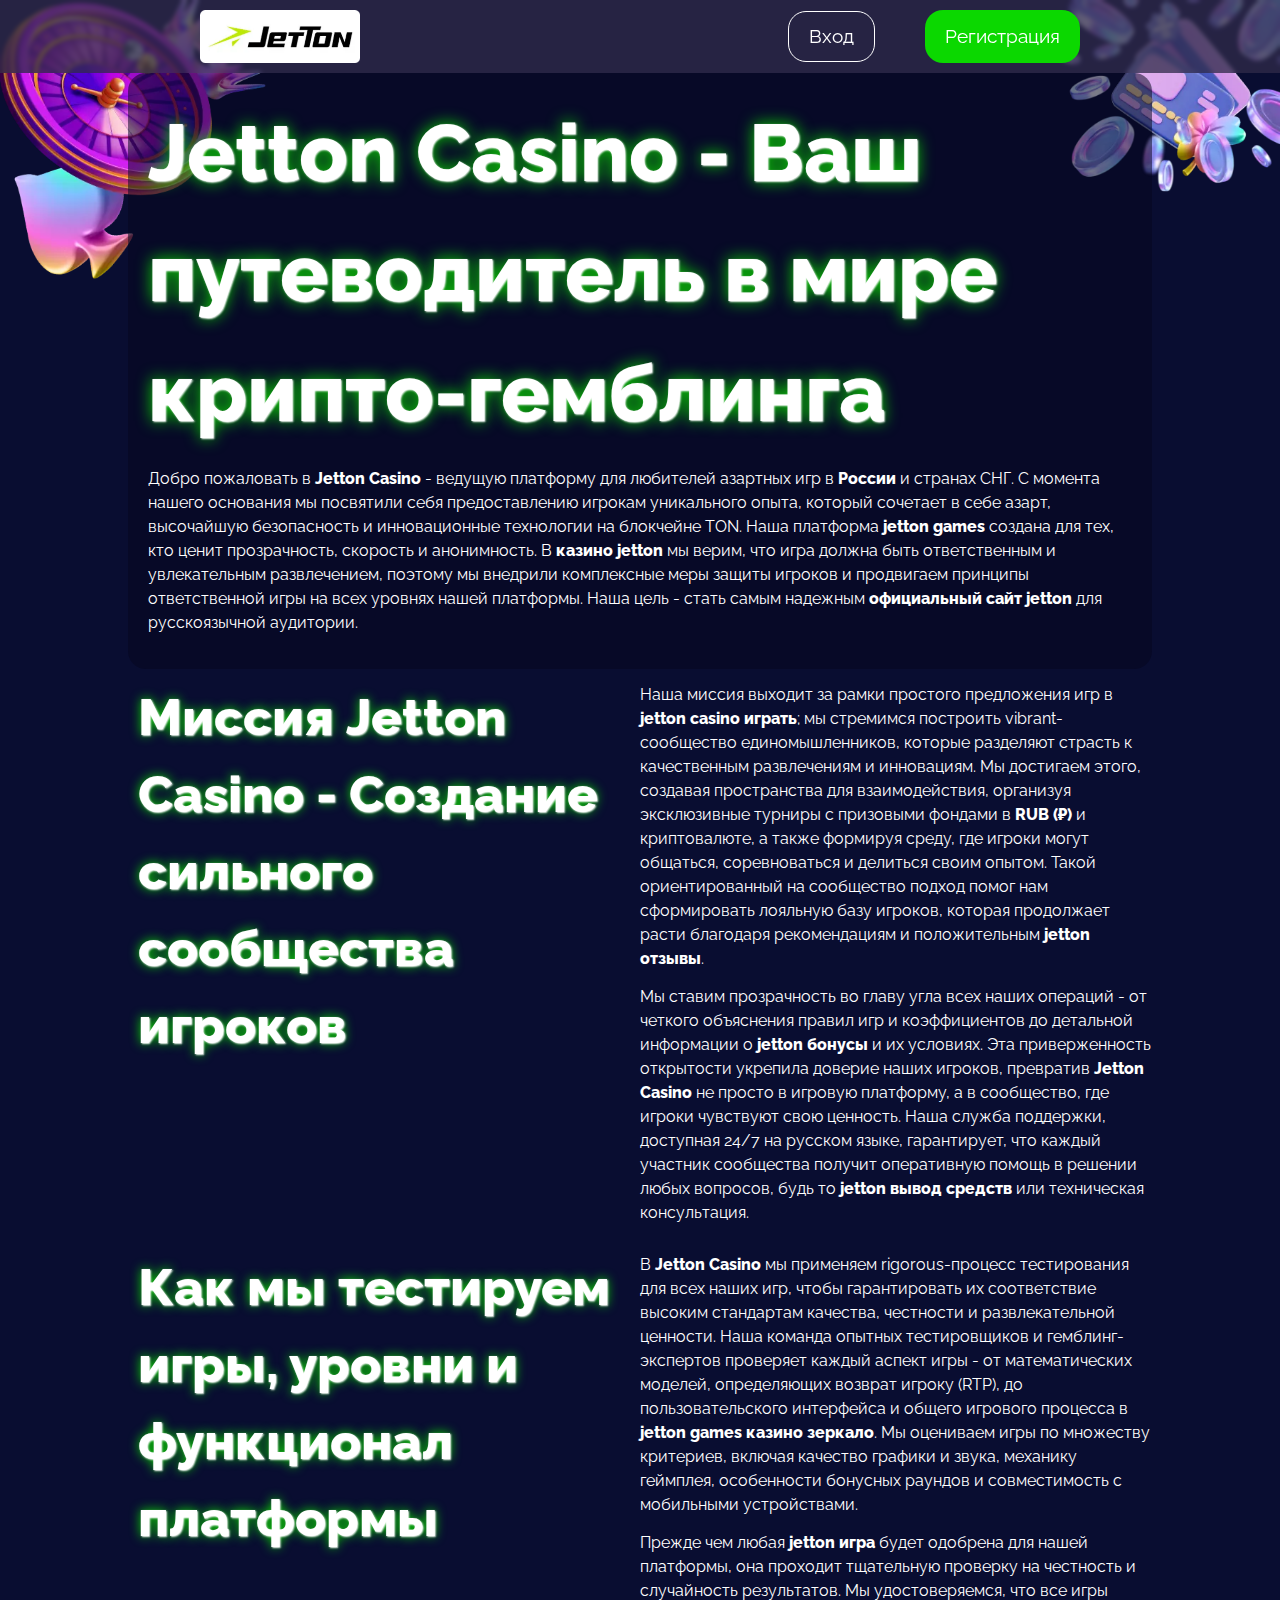
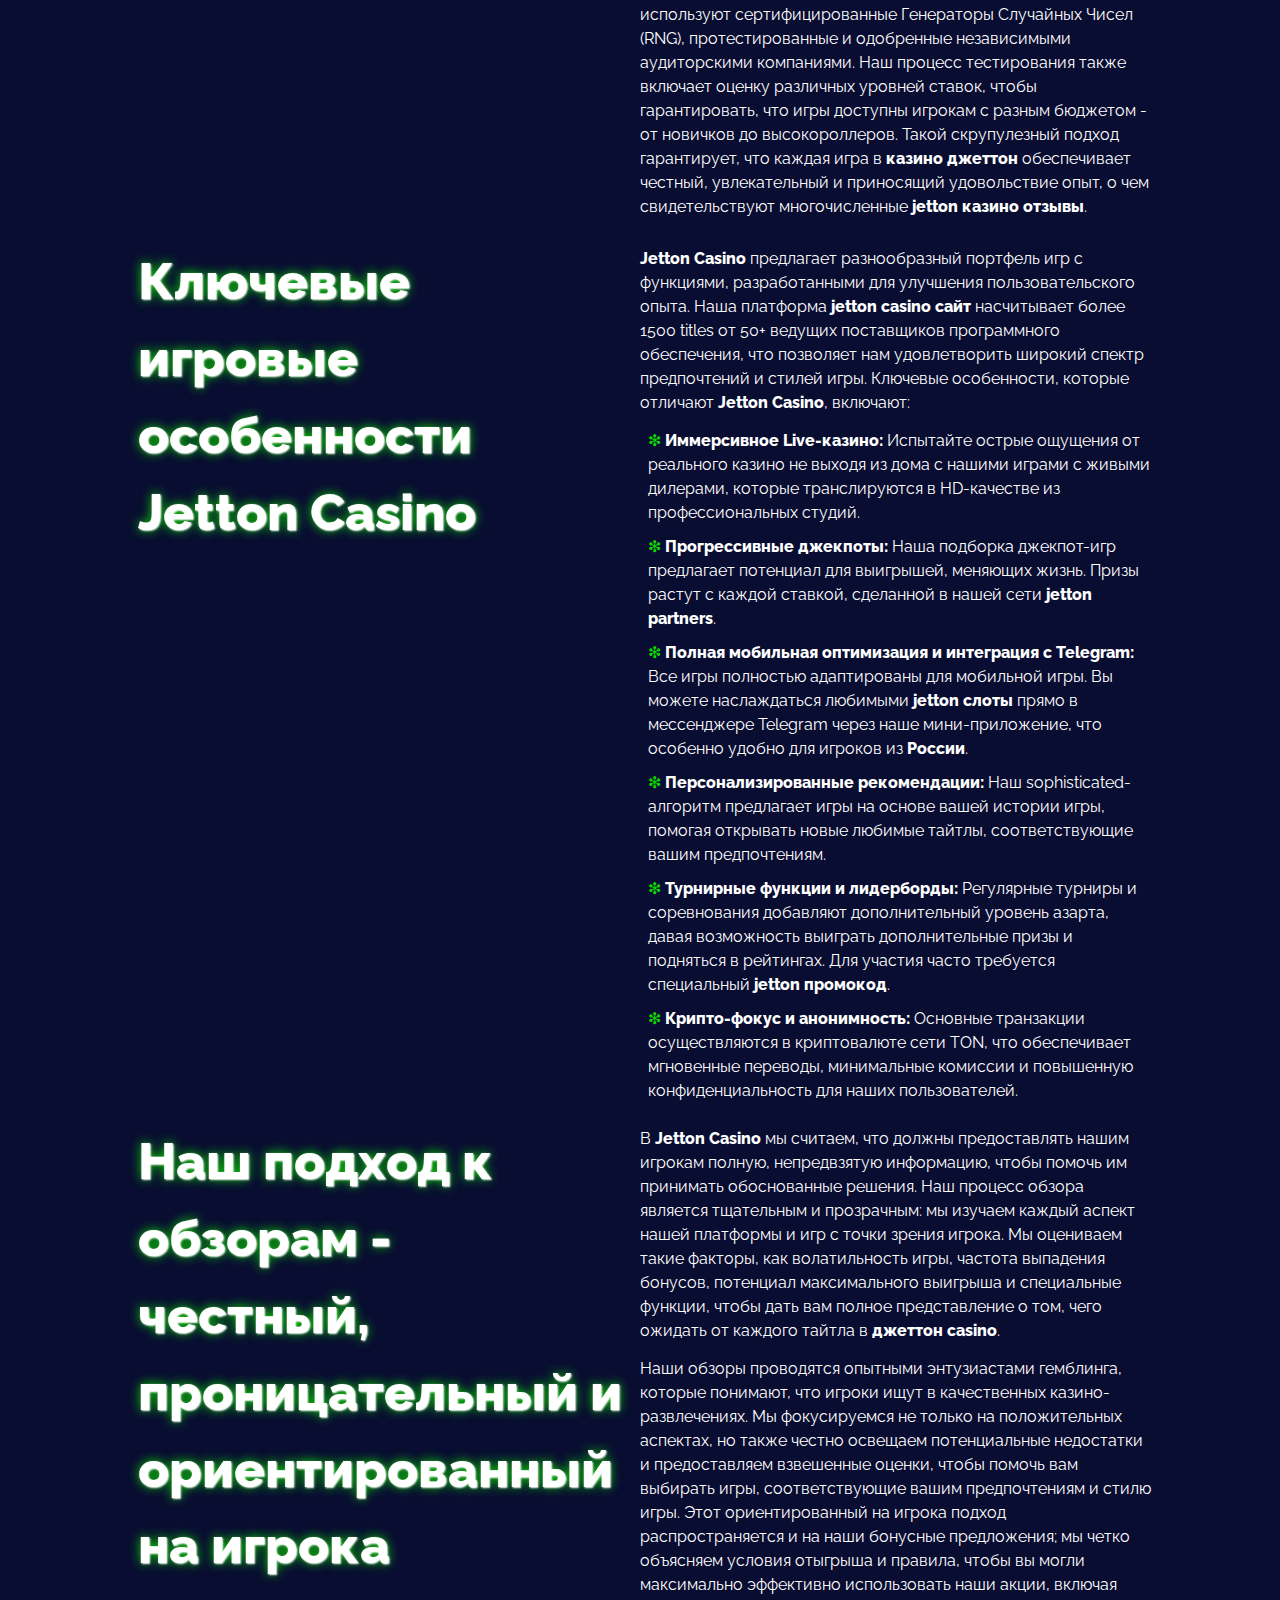
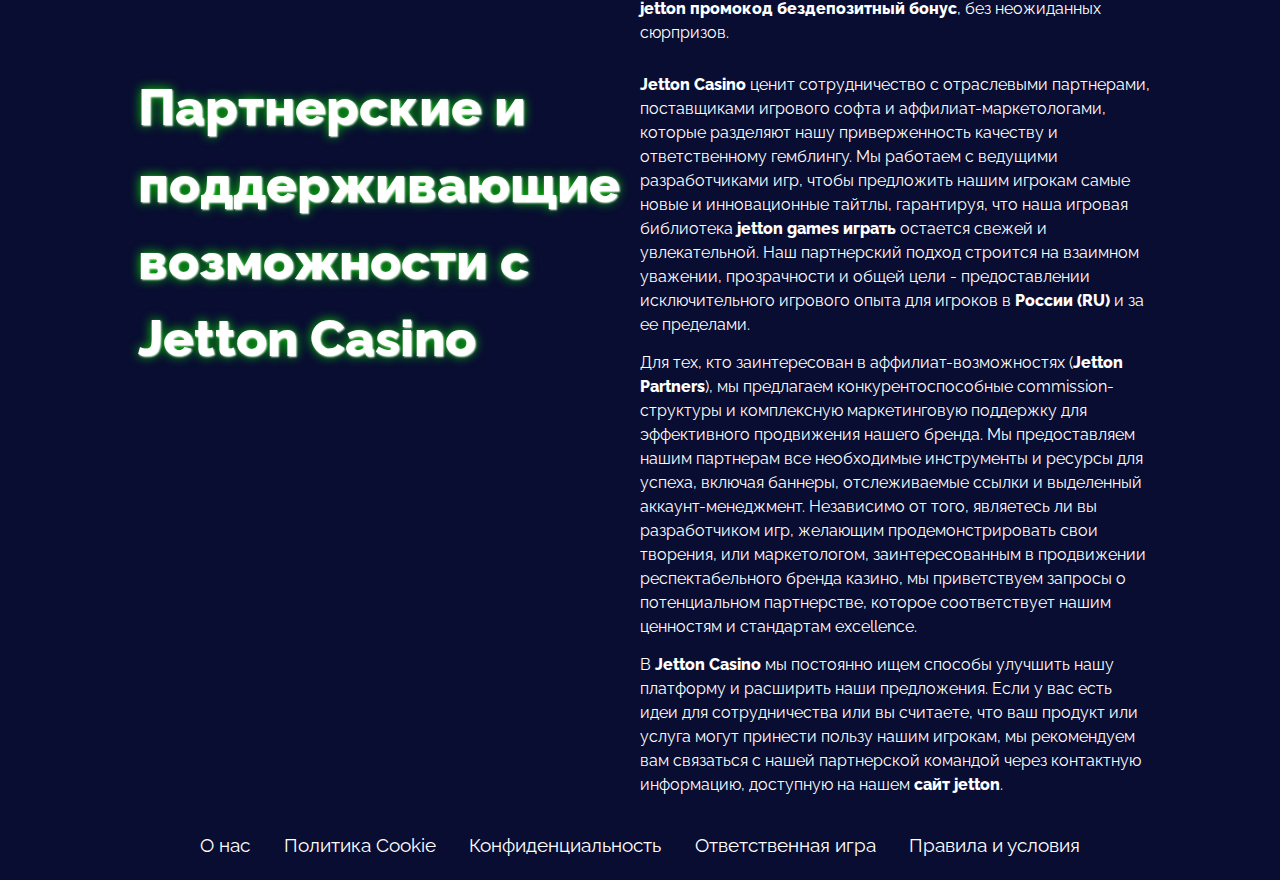
<file: about-us/index.html>
<!DOCTYPE html>
<html lang="ru">
	<head>
		<meta charset="UTF-8" />
		<meta name="viewport" content="width=device-width, initial-scale=1.0" />
		<link rel="stylesheet" href="/style.css" />
		<link rel="shortcut icon" href="/favicon.ico" />

		<title>Jetton Casino - Ведущее криптоказино на блокчейне TON</title>
		<meta
			name="description"
			content="Узнайте всё о Jetton Casino - советы, руководства, стратегии и последние обновления для игроков в России и СНГ."
		/>

		<link rel="canonical" href="https://xo-service.ru/about-us/" />

		<link rel="apple-touch-icon" sizes="180x180" href="/favicon.ico" />
		<meta name="apple-mobile-web-app-title" content="Jetton Casino" />

		<meta name="twitter:card" content="summary" />
		<meta name="twitter:title" content="О нас - Jetton Casino" />
		<meta
			name="twitter:description"
			content="Узнайте о миссии и подходе Jetton Casino к гемблингу на рынке России."
		/>

		<meta property="og:title" content="О нас - Jetton Casino" />
		<meta property="og:type" content="website" />
		<meta property="og:url" content="https://xo-service.ru/about-us/" />
		<meta property="og:locale" content="ru_RU" />
	</head>
	<body>
		<header>
			<div class="logo">
				<a href="/"
					><img
						src="/img/logo.webp"
						alt="Официальный логотип Jetton Casino"
						width="160"
						height="80"
				/></a>
			</div>
			<div class="header-btn">
				<a href="/play/" rel="nofollow" content="noindex" class="white-btn"
					>Вход</a
				>
				<a href="/play/" rel="nofollow" content="noindex" class="green-btn"
					>Регистрация</a
				>
			</div>
		</header>

		<main>
			<div class="wraper">
				<div class="promo">
					<h1>Jetton Casino - Ваш путеводитель в мире крипто-гемблинга</h1>

					<p class="txt">
						Добро пожаловать в <strong>Jetton Casino</strong> - ведущую
						платформу для любителей азартных игр в <strong>России</strong> и
						странах СНГ. С момента нашего основания мы посвятили себя
						предоставлению игрокам уникального опыта, который сочетает в себе
						азарт, высочайшую безопасность и инновационные технологии на
						блокчейне TON. Наша платформа <strong>jetton games</strong> создана
						для тех, кто ценит прозрачность, скорость и анонимность. В
						<strong>казино jetton</strong> мы верим, что игра должна быть
						ответственным и увлекательным развлечением, поэтому мы внедрили
						комплексные меры защиты игроков и продвигаем принципы ответственной
						игры на всех уровнях нашей платформы. Наша цель - стать самым
						надежным <strong>официальный сайт jetton</strong> для русскоязычной
						аудитории.
					</p>
				</div>

				<div class="flex">
					<div class="flex-content">
						<h2>Миссия Jetton Casino - Создание сильного сообщества игроков</h2>
					</div>
					<div class="flex-content">
						<p class="txt">
							Наша миссия выходит за рамки простого предложения игр в
							<strong>jetton casino играть</strong>; мы стремимся построить
							vibrant-сообщество единомышленников, которые разделяют страсть к
							качественным развлечениям и инновациям. Мы достигаем этого,
							создавая пространства для взаимодействия, организуя эксклюзивные
							турниры с призовыми фондами в <strong>RUB (₽)</strong> и
							криптовалюте, а также формируя среду, где игроки могут общаться,
							соревноваться и делиться своим опытом. Такой ориентированный на
							сообщество подход помог нам сформировать лояльную базу игроков,
							которая продолжает расти благодаря рекомендациям и положительным
							<strong>jetton отзывы</strong>.
						</p>

						<p class="txt">
							Мы ставим прозрачность во главу угла всех наших операций - от
							четкого объяснения правил игр и коэффициентов до детальной
							информации о <strong>jetton бонусы</strong> и их условиях. Эта
							приверженность открытости укрепила доверие наших игроков,
							превратив <strong>Jetton Casino</strong> не просто в игровую
							платформу, а в сообщество, где игроки чувствуют свою ценность.
							Наша служба поддержки, доступная 24/7 на русском языке,
							гарантирует, что каждый участник сообщества получит оперативную
							помощь в решении любых вопросов, будь то
							<strong>jetton вывод средств</strong> или техническая
							консультация.
						</p>
					</div>
				</div>

				<div class="flex">
					<div class="flex-content">
						<h2>Как мы тестируем игры, уровни и функционал платформы</h2>
					</div>

					<div class="flex-content">
						<p class="txt">
							В <strong>Jetton Casino</strong> мы применяем rigorous-процесс
							тестирования для всех наших игр, чтобы гарантировать их
							соответствие высоким стандартам качества, честности и
							развлекательной ценности. Наша команда опытных тестировщиков и
							гемблинг-экспертов проверяет каждый аспект игры - от
							математических моделей, определяющих возврат игроку (RTP), до
							пользовательского интерфейса и общего игрового процесса в
							<strong>jetton games казино зеркало</strong>. Мы оцениваем игры по
							множеству критериев, включая качество графики и звука, механику
							геймплея, особенности бонусных раундов и совместимость с
							мобильными устройствами.
						</p>

						<p class="txt">
							Прежде чем любая <strong>jetton игра</strong> будет одобрена для
							нашей платформы, она проходит тщательную проверку на честность и
							случайность результатов. Мы удостоверяемся, что все игры
							используют сертифицированные Генераторы Случайных Чисел (RNG),
							протестированные и одобренные независимыми аудиторскими
							компаниями. Наш процесс тестирования также включает оценку
							различных уровней ставок, чтобы гарантировать, что игры доступны
							игрокам с разным бюджетом - от новичков до высокороллеров. Такой
							скрупулезный подход гарантирует, что каждая игра в
							<strong>казино джеттон</strong> обеспечивает честный,
							увлекательный и приносящий удовольствие опыт, о чем
							свидетельствуют многочисленные
							<strong>jetton казино отзывы</strong>.
						</p>
					</div>
				</div>

				<div class="flex">
					<div class="flex-content">
						<h2>Ключевые игровые особенности Jetton Casino</h2>
					</div>

					<div class="flex-content">
						<p class="txt">
							<strong>Jetton Casino</strong> предлагает разнообразный портфель
							игр с функциями, разработанными для улучшения пользовательского
							опыта. Наша платформа
							<strong>jetton casino сайт</strong> насчитывает более 1500 titles
							от 50+ ведущих поставщиков программного обеспечения, что позволяет
							нам удовлетворить широкий спектр предпочтений и стилей игры.
							Ключевые особенности, которые отличают
							<strong>Jetton Casino</strong>, включают:
						</p>

						<ul>
							<li>
								<strong>Иммерсивное Live-казино:</strong> Испытайте острые
								ощущения от реального казино не выходя из дома с нашими играми с
								живыми дилерами, которые транслируются в HD-качестве из
								профессиональных студий.
							</li>
							<li>
								<strong>Прогрессивные джекпоты:</strong> Наша подборка
								джекпот-игр предлагает потенциал для выигрышей, меняющих жизнь.
								Призы растут с каждой ставкой, сделанной в нашей сети
								<strong>jetton partners</strong>.
							</li>
							<li>
								<strong
									>Полная мобильная оптимизация и интеграция с Telegram:</strong
								>
								Все игры полностью адаптированы для мобильной игры. Вы можете
								наслаждаться любимыми <strong>jetton слоты</strong> прямо в
								мессенджере Telegram через наше мини-приложение, что особенно
								удобно для игроков из <strong>России</strong>.
							</li>
							<li>
								<strong>Персонализированные рекомендации:</strong> Наш
								sophisticated-алгоритм предлагает игры на основе вашей истории
								игры, помогая открывать новые любимые тайтлы, соответствующие
								вашим предпочтениям.
							</li>
							<li>
								<strong>Турнирные функции и лидерборды:</strong> Регулярные
								турниры и соревнования добавляют дополнительный уровень азарта,
								давая возможность выиграть дополнительные призы и подняться в
								рейтингах. Для участия часто требуется специальный
								<strong>jetton промокод</strong>.
							</li>
							<li>
								<strong>Крипто-фокус и анонимность:</strong> Основные транзакции
								осуществляются в криптовалюте сети TON, что обеспечивает
								мгновенные переводы, минимальные комиссии и повышенную
								конфиденциальность для наших пользователей.
							</li>
						</ul>
					</div>
				</div>

				<div class="flex">
					<div class="flex-content">
						<h2>
							Наш подход к обзорам - честный, проницательный и ориентированный
							на игрока
						</h2>
					</div>

					<div class="flex-content">
						<p class="txt">
							В <strong>Jetton Casino</strong> мы считаем, что должны
							предоставлять нашим игрокам полную, непредвзятую информацию, чтобы
							помочь им принимать обоснованные решения. Наш процесс обзора
							является тщательным и прозрачным: мы изучаем каждый аспект нашей
							платформы и игр с точки зрения игрока. Мы оцениваем такие факторы,
							как волатильность игры, частота выпадения бонусов, потенциал
							максимального выигрыша и специальные функции, чтобы дать вам
							полное представление о том, чего ожидать от каждого тайтла в
							<strong>джеттон casino</strong>.
						</p>

						<p class="txt">
							Наши обзоры проводятся опытными энтузиастами гемблинга, которые
							понимают, что игроки ищут в качественных казино-развлечениях. Мы
							фокусируемся не только на положительных аспектах, но также честно
							освещаем потенциальные недостатки и предоставляем взвешенные
							оценки, чтобы помочь вам выбирать игры, соответствующие вашим
							предпочтениям и стилю игры. Этот ориентированный на игрока подход
							распространяется и на наши бонусные предложения; мы четко
							объясняем условия отыгрыша и правила, чтобы вы могли максимально
							эффективно использовать наши акции, включая
							<strong>jetton промокод бездепозитный бонус</strong>, без
							неожиданных сюрпризов.
						</p>
					</div>
				</div>

				<div class="flex">
					<div class="flex-content">
						<h2>Партнерские и поддерживающие возможности с Jetton Casino</h2>
					</div>

					<div class="flex-content">
						<p class="txt">
							<strong>Jetton Casino</strong> ценит сотрудничество с отраслевыми
							партнерами, поставщиками игрового софта и аффилиат-маркетологами,
							которые разделяют нашу приверженность качеству и ответственному
							гемблингу. Мы работаем с ведущими разработчиками игр, чтобы
							предложить нашим игрокам самые новые и инновационные тайтлы,
							гарантируя, что наша игровая библиотека
							<strong>jetton games играть</strong> остается свежей и
							увлекательной. Наш партнерский подход строится на взаимном
							уважении, прозрачности и общей цели - предоставлении
							исключительного игрового опыта для игроков в
							<strong>России (RU)</strong> и за ее пределами.
						</p>

						<p class="txt">
							Для тех, кто заинтересован в аффилиат-возможностях (<strong
								>Jetton Partners</strong
							>), мы предлагаем конкурентоспособные commission-структуры и
							комплексную маркетинговую поддержку для эффективного продвижения
							нашего бренда. Мы предоставляем нашим партнерам все необходимые
							инструменты и ресурсы для успеха, включая баннеры, отслеживаемые
							ссылки и выделенный аккаунт-менеджмент. Независимо от того,
							являетесь ли вы разработчиком игр, желающим продемонстрировать
							свои творения, или маркетологом, заинтересованным в продвижении
							респектабельного бренда казино, мы приветствуем запросы о
							потенциальном партнерстве, которое соответствует нашим ценностям и
							стандартам excellence.
						</p>

						<p class="txt">
							В <strong>Jetton Casino</strong> мы постоянно ищем способы
							улучшить нашу платформу и расширить наши предложения. Если у вас
							есть идеи для сотрудничества или вы считаете, что ваш продукт или
							услуга могут принести пользу нашим игрокам, мы рекомендуем вам
							связаться с нашей партнерской командой через контактную
							информацию, доступную на нашем <strong>сайт jetton</strong>.
						</p>
					</div>
				</div>
			</div>
		</main>

		<footer>
			<a href="/about-us/">О нас</a>
			<a href="/cookie-policy/">Политика Cookie</a>
			<a href="/privacy-policy/">Конфиденциальность</a>
			<a href="/responsible-gambling/">Ответственная игра</a>
			<a href="/terms-and-conditions/">Правила и условия</a>
		</footer>
	</body>
</html>
</file>
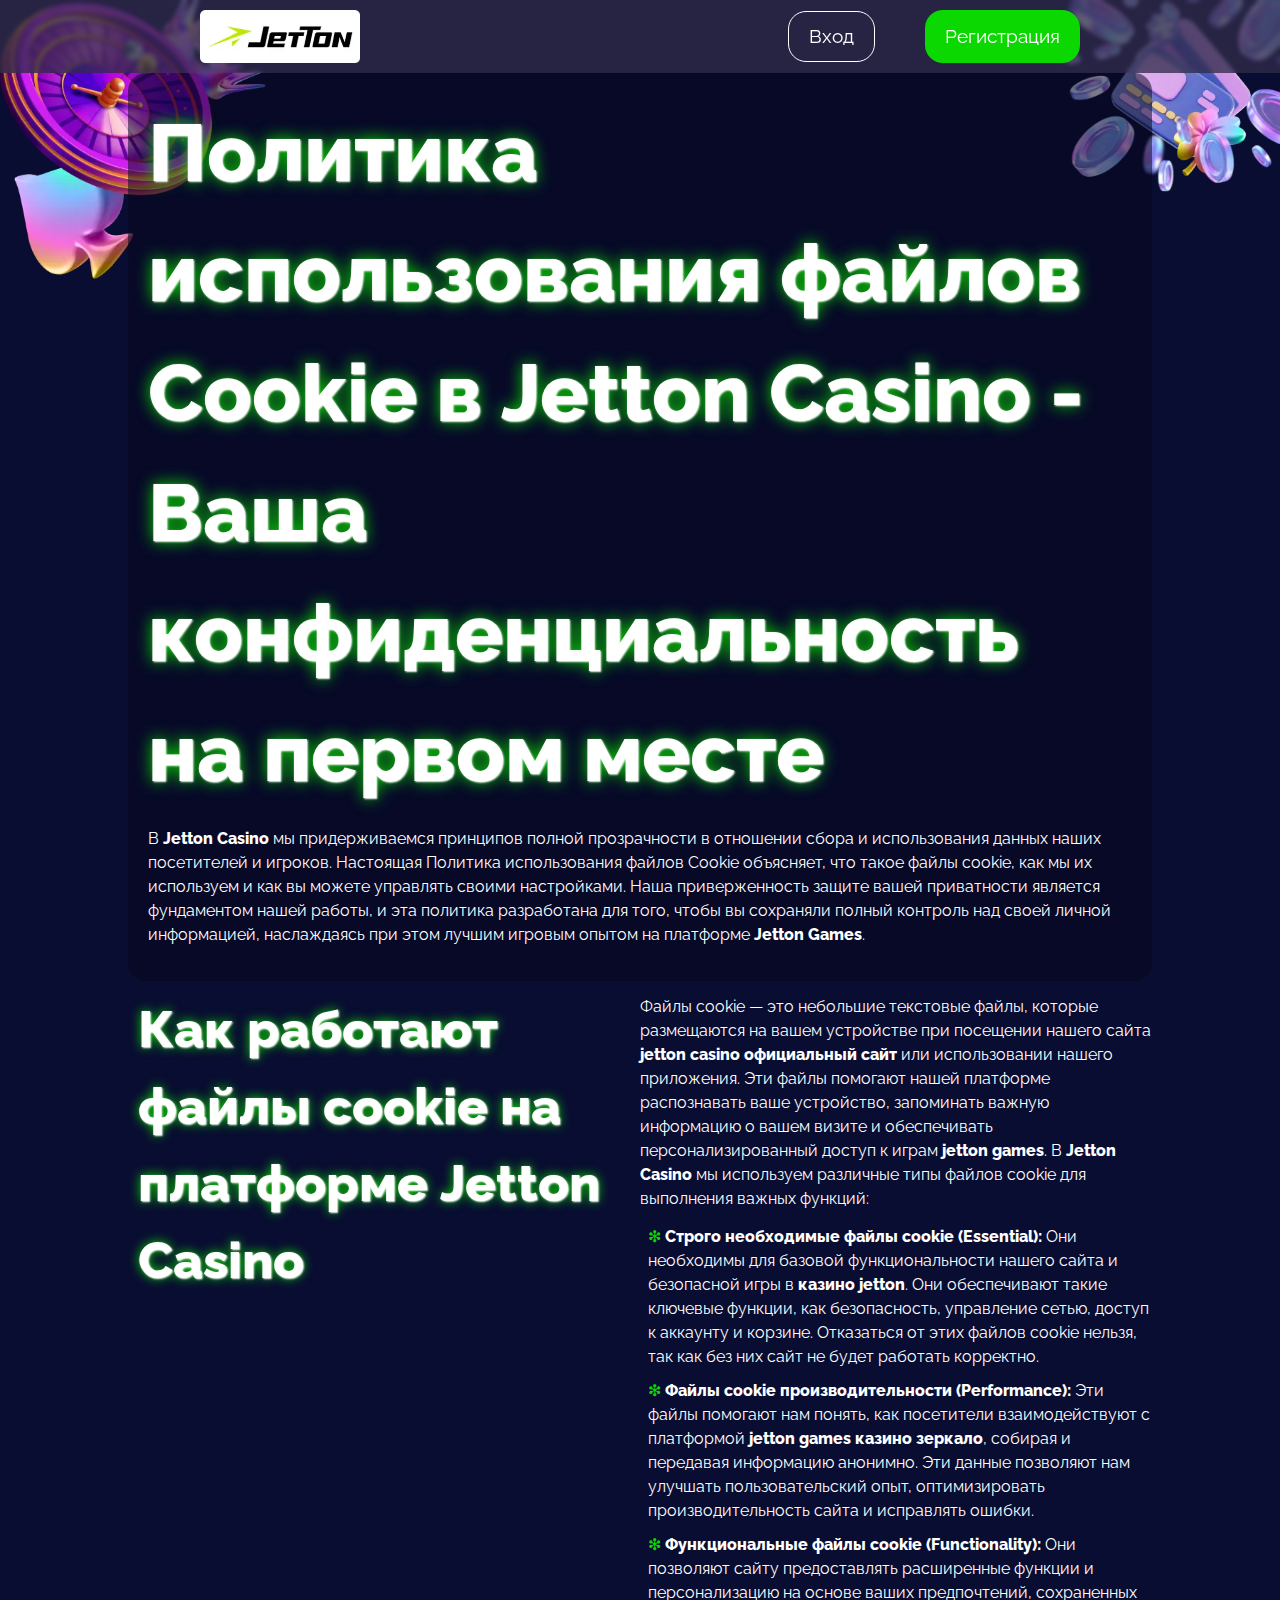
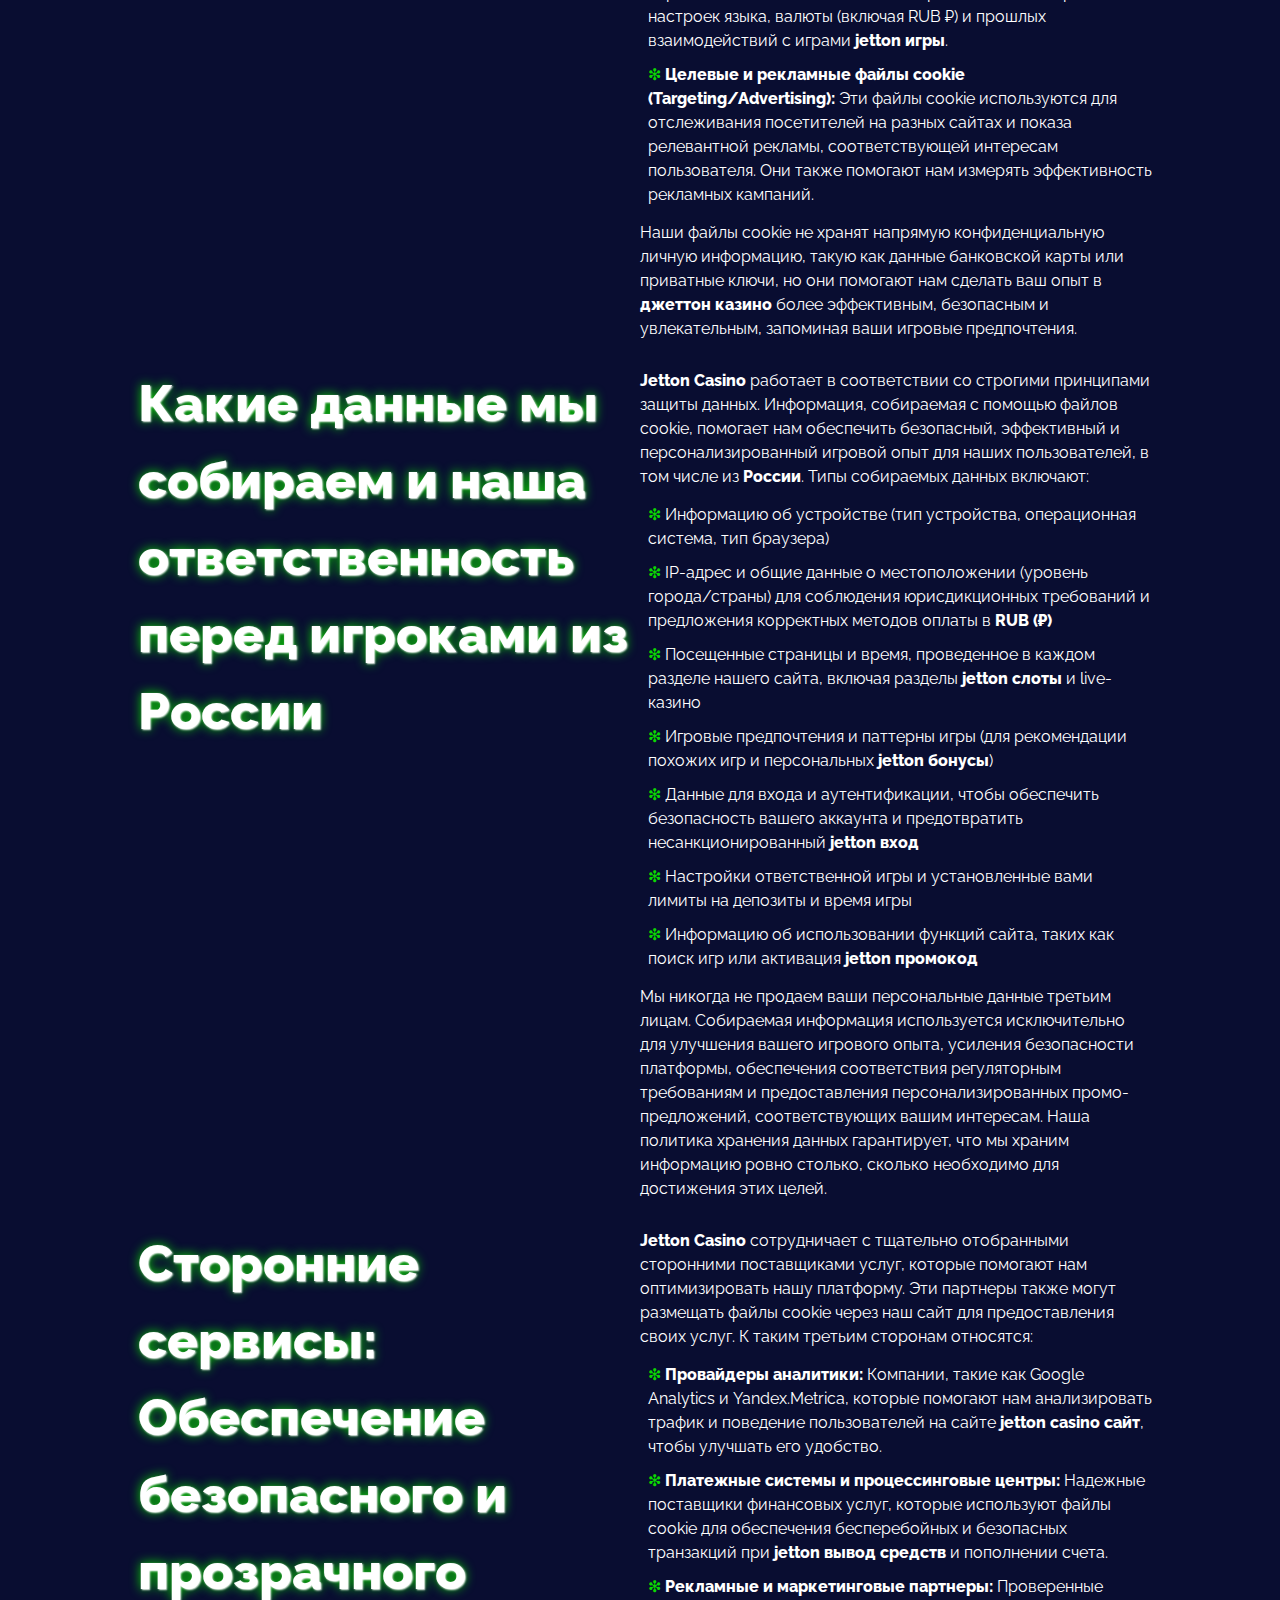
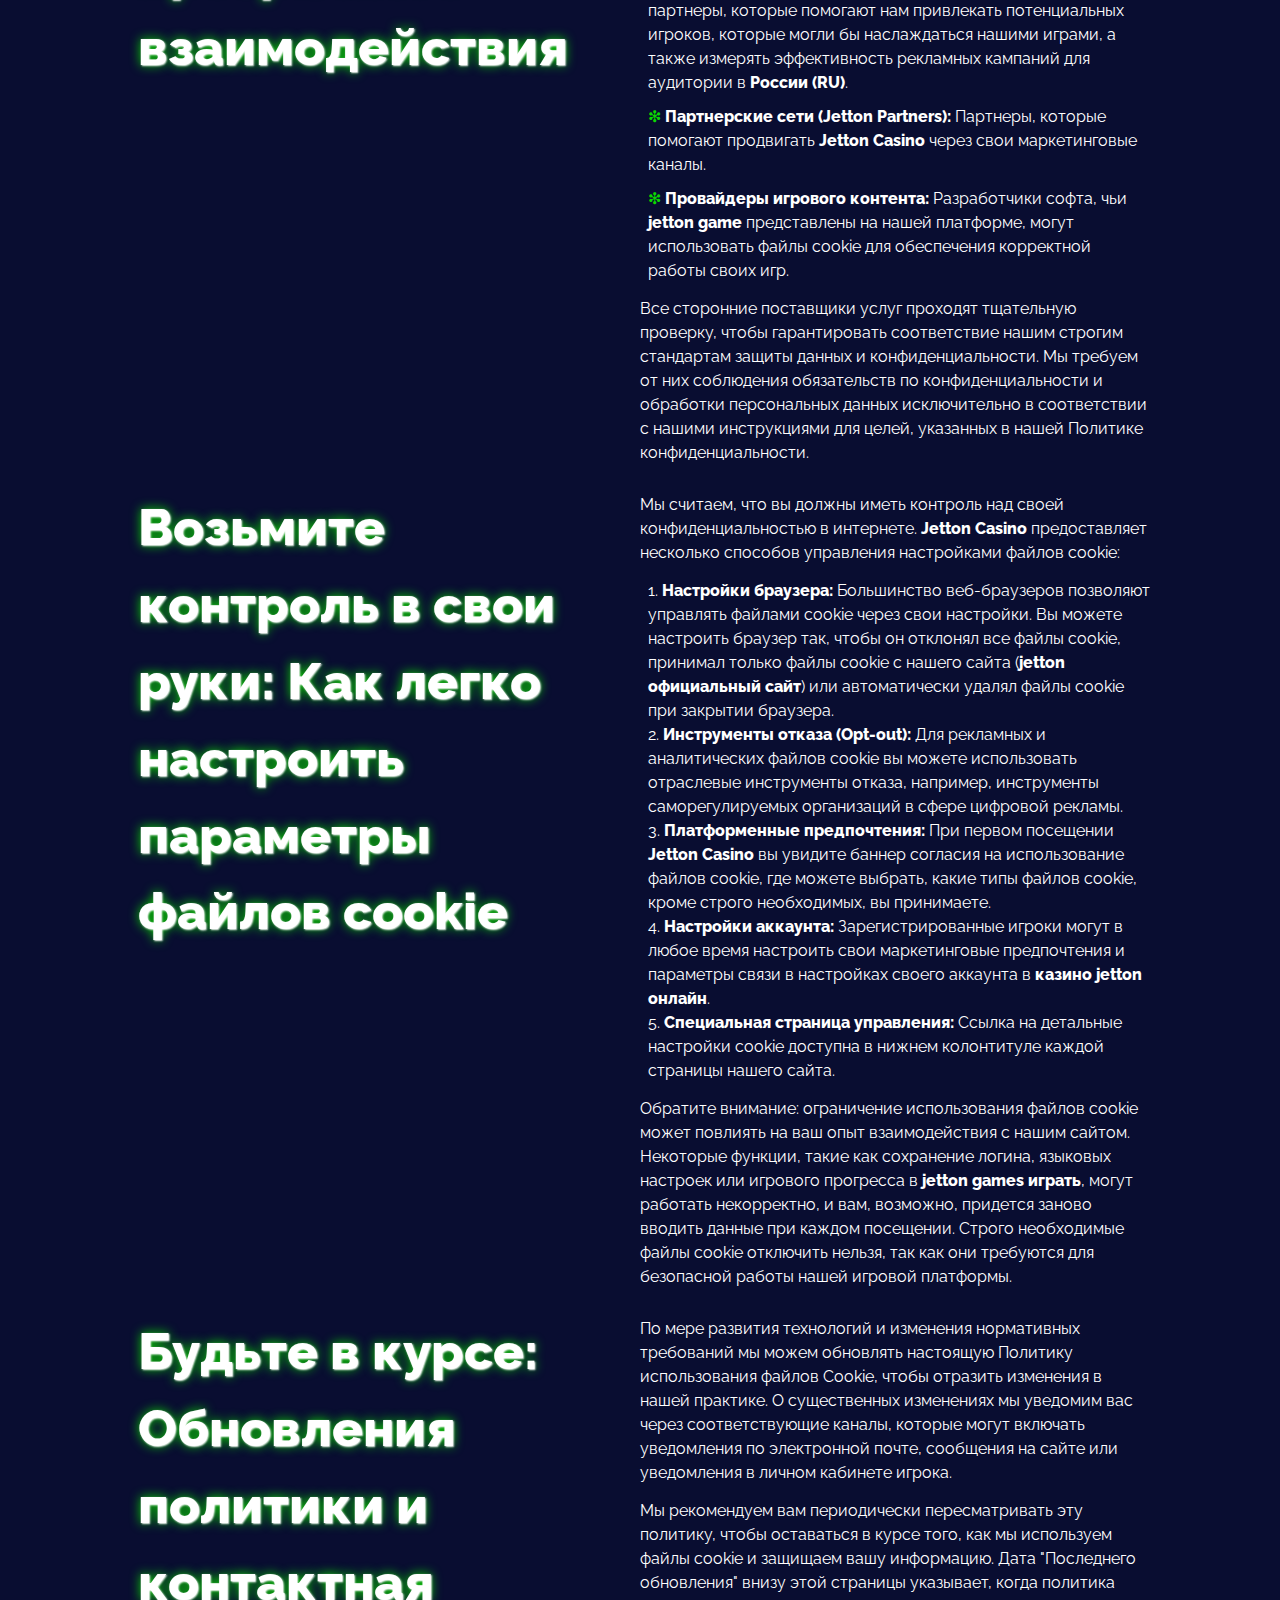
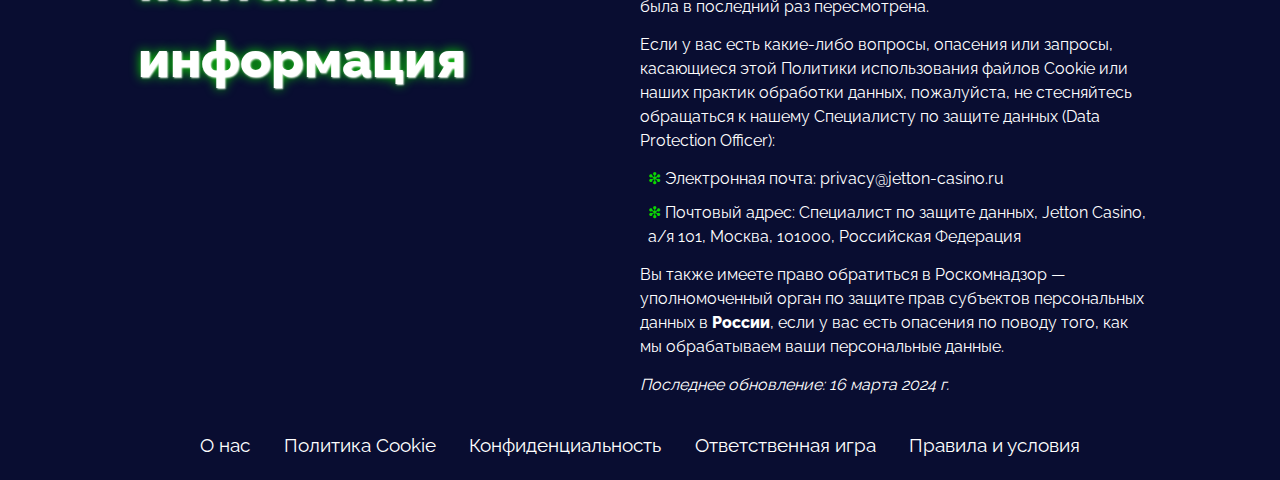
<file: cookie-policy/index.html>
<!DOCTYPE html>
<html lang="ru">
	<head>
		<meta charset="UTF-8" />
		<meta name="viewport" content="width=device-width, initial-scale=1.0" />
		<link rel="stylesheet" href="/style.css" />
		<link rel="shortcut icon" href="/favicon.ico" />

		<title>Jetton Casino - Политика использования файлов Cookie</title>
		<meta
			name="description"
			content="В Jetton Casino мы стремимся защищать ваши данные. Узнайте, как файлы cookie улучшают ваш игровой опыт, обеспечивая полную прозрачность и безопасность личной информации."
		/>

		<link rel="canonical" href="https://xo-service.ru/cookie-policy/" />

		<link rel="apple-touch-icon" sizes="180x180" href="/favicon.ico" />
		<meta name="apple-mobile-web-app-title" content="Jetton Casino" />

		<meta name="twitter:card" content="summary" />
		<meta
			name="twitter:title"
			content="Политика использования файлов Cookie | Jetton Casino"
		/>
		<meta
			name="twitter:description"
			content="Узнайте, как Jetton Casino использует файлы cookie для улучшения игрового процесса и защиты вашей конфиденциальности."
		/>

		<meta
			property="og:title"
			content="Политика использования файлов Cookie | Jetton Casino"
		/>
		<meta property="og:type" content="website" />
		<meta property="og:url" content="https://xo-service.ru/cookie-policy/" />
		<meta property="og:locale" content="ru_RU" />
	</head>
	<body>
		<header>
			<div class="logo">
				<a href="/"
					><img
						src="/img/logo.webp"
						alt="Официальный логотип Jetton Casino"
						width="160"
						height="80"
				/></a>
			</div>
			<div class="header-btn">
				<a href="/play/" rel="nofollow" content="noindex" class="white-btn"
					>Вход</a
				>
				<a href="/play/" rel="nofollow" content="noindex" class="green-btn"
					>Регистрация</a
				>
			</div>
		</header>

		<main>
			<div class="wraper">
				<div class="promo">
					<h1>
						Политика использования файлов Cookie в Jetton Casino - Ваша
						конфиденциальность на первом месте
					</h1>

					<p class="txt">
						В <strong>Jetton Casino</strong> мы придерживаемся принципов полной
						прозрачности в отношении сбора и использования данных наших
						посетителей и игроков. Настоящая Политика использования файлов
						Cookie объясняет, что такое файлы cookie, как мы их используем и как
						вы можете управлять своими настройками. Наша приверженность защите
						вашей приватности является фундаментом нашей работы, и эта политика
						разработана для того, чтобы вы сохраняли полный контроль над своей
						личной информацией, наслаждаясь при этом лучшим игровым опытом на
						платформе <strong>Jetton Games</strong>.
					</p>
				</div>

				<div class="flex">
					<div class="flex-content">
						<h2>Как работают файлы cookie на платформе Jetton Casino</h2>
					</div>
					<div class="flex-content">
						<p class="txt">
							Файлы cookie — это небольшие текстовые файлы, которые размещаются
							на вашем устройстве при посещении нашего сайта
							<strong>jetton casino официальный сайт</strong> или использовании
							нашего приложения. Эти файлы помогают нашей платформе распознавать
							ваше устройство, запоминать важную информацию о вашем визите и
							обеспечивать персонализированный доступ к играм
							<strong>jetton games</strong>. В <strong>Jetton Casino</strong> мы
							используем различные типы файлов cookie для выполнения важных
							функций:
						</p>

						<ul>
							<li>
								<strong>Строго необходимые файлы cookie (Essential):</strong>
								Они необходимы для базовой функциональности нашего сайта и
								безопасной игры в <strong>казино jetton</strong>. Они
								обеспечивают такие ключевые функции, как безопасность,
								управление сетью, доступ к аккаунту и корзине. Отказаться от
								этих файлов cookie нельзя, так как без них сайт не будет
								работать корректно.
							</li>
							<li>
								<strong>Файлы cookie производительности (Performance):</strong>
								Эти файлы помогают нам понять, как посетители взаимодействуют с
								платформой <strong>jetton games казино зеркало</strong>, собирая
								и передавая информацию анонимно. Эти данные позволяют нам
								улучшать пользовательский опыт, оптимизировать
								производительность сайта и исправлять ошибки.
							</li>
							<li>
								<strong>Функциональные файлы cookie (Functionality):</strong>
								Они позволяют сайту предоставлять расширенные функции и
								персонализацию на основе ваших предпочтений, сохраненных
								настроек языка, валюты (включая RUB ₽) и прошлых взаимодействий
								с играми <strong>jetton игры</strong>.
							</li>
							<li>
								<strong
									>Целевые и рекламные файлы cookie
									(Targeting/Advertising):</strong
								>
								Эти файлы cookie используются для отслеживания посетителей на
								разных сайтах и показа релевантной рекламы, соответствующей
								интересам пользователя. Они также помогают нам измерять
								эффективность рекламных кампаний.
							</li>
						</ul>

						<p class="txt">
							Наши файлы cookie не хранят напрямую конфиденциальную личную
							информацию, такую как данные банковской карты или приватные ключи,
							но они помогают нам сделать ваш опыт в
							<strong>джеттон казино</strong> более эффективным, безопасным и
							увлекательным, запоминая ваши игровые предпочтения.
						</p>
					</div>
				</div>

				<div class="flex">
					<div class="flex-content">
						<h2>
							Какие данные мы собираем и наша ответственность перед игроками из
							России
						</h2>
					</div>

					<div class="flex-content">
						<p class="txt">
							<strong>Jetton Casino</strong> работает в соответствии со строгими
							принципами защиты данных. Информация, собираемая с помощью файлов
							cookie, помогает нам обеспечить безопасный, эффективный и
							персонализированный игровой опыт для наших пользователей, в том
							числе из <strong>России</strong>. Типы собираемых данных включают:
						</p>

						<ul>
							<li>
								Информацию об устройстве (тип устройства, операционная система,
								тип браузера)
							</li>
							<li>
								IP-адрес и общие данные о местоположении (уровень города/страны)
								для соблюдения юрисдикционных требований и предложения
								корректных методов оплаты в <strong>RUB (₽)</strong>
							</li>
							<li>
								Посещенные страницы и время, проведенное в каждом разделе нашего
								сайта, включая разделы <strong>jetton слоты</strong> и
								live-казино
							</li>
							<li>
								Игровые предпочтения и паттерны игры (для рекомендации похожих
								игр и персональных <strong>jetton бонусы</strong>)
							</li>
							<li>
								Данные для входа и аутентификации, чтобы обеспечить безопасность
								вашего аккаунта и предотвратить несанкционированный
								<strong>jetton вход</strong>
							</li>
							<li>
								Настройки ответственной игры и установленные вами лимиты на
								депозиты и время игры
							</li>
							<li>
								Информацию об использовании функций сайта, таких как поиск игр
								или активация <strong>jetton промокод</strong>
							</li>
						</ul>

						<p class="txt">
							Мы никогда не продаем ваши персональные данные третьим лицам.
							Собираемая информация используется исключительно для улучшения
							вашего игрового опыта, усиления безопасности платформы,
							обеспечения соответствия регуляторным требованиям и предоставления
							персонализированных промо-предложений, соответствующих вашим
							интересам. Наша политика хранения данных гарантирует, что мы
							храним информацию ровно столько, сколько необходимо для достижения
							этих целей.
						</p>
					</div>
				</div>

				<div class="flex">
					<div class="flex-content">
						<h2>
							Сторонние сервисы: Обеспечение безопасного и прозрачного
							взаимодействия
						</h2>
					</div>

					<div class="flex-content">
						<p class="txt">
							<strong>Jetton Casino</strong> сотрудничает с тщательно
							отобранными сторонними поставщиками услуг, которые помогают нам
							оптимизировать нашу платформу. Эти партнеры также могут размещать
							файлы cookie через наш сайт для предоставления своих услуг. К
							таким третьим сторонам относятся:
						</p>

						<ul>
							<li>
								<strong>Провайдеры аналитики:</strong> Компании, такие как
								Google Analytics и Yandex.Metrica, которые помогают нам
								анализировать трафик и поведение пользователей на сайте
								<strong>jetton casino сайт</strong>, чтобы улучшать его
								удобство.
							</li>
							<li>
								<strong>Платежные системы и процессинговые центры:</strong>
								Надежные поставщики финансовых услуг, которые используют файлы
								cookie для обеспечения бесперебойных и безопасных транзакций при
								<strong>jetton вывод средств</strong> и пополнении счета.
							</li>
							<li>
								<strong>Рекламные и маркетинговые партнеры:</strong> Проверенные
								партнеры, которые помогают нам привлекать потенциальных игроков,
								которые могли бы наслаждаться нашими играми, а также измерять
								эффективность рекламных кампаний для аудитории в
								<strong>России (RU)</strong>.
							</li>
							<li>
								<strong>Партнерские сети (Jetton Partners):</strong> Партнеры,
								которые помогают продвигать <strong>Jetton Casino</strong> через
								свои маркетинговые каналы.
							</li>
							<li>
								<strong>Провайдеры игрового контента:</strong> Разработчики
								софта, чьи <strong>jetton game</strong> представлены на нашей
								платформе, могут использовать файлы cookie для обеспечения
								корректной работы своих игр.
							</li>
						</ul>

						<p class="txt">
							Все сторонние поставщики услуг проходят тщательную проверку, чтобы
							гарантировать соответствие нашим строгим стандартам защиты данных
							и конфиденциальности. Мы требуем от них соблюдения обязательств по
							конфиденциальности и обработки персональных данных исключительно в
							соответствии с нашими инструкциями для целей, указанных в нашей
							Политике конфиденциальности.
						</p>
					</div>
				</div>

				<div class="flex">
					<div class="flex-content">
						<h2>
							Возьмите контроль в свои руки: Как легко настроить параметры
							файлов cookie
						</h2>
					</div>

					<div class="flex-content">
						<p class="txt">
							Мы считаем, что вы должны иметь контроль над своей
							конфиденциальностью в интернете.
							<strong>Jetton Casino</strong> предоставляет несколько способов
							управления настройками файлов cookie:
						</p>

						<ol>
							<li>
								<strong>Настройки браузера:</strong> Большинство веб-браузеров
								позволяют управлять файлами cookie через свои настройки. Вы
								можете настроить браузер так, чтобы он отклонял все файлы
								cookie, принимал только файлы cookie с нашего сайта (<strong
									>jetton официальный сайт</strong
								>) или автоматически удалял файлы cookie при закрытии браузера.
							</li>
							<li>
								<strong>Инструменты отказа (Opt-out):</strong> Для рекламных и
								аналитических файлов cookie вы можете использовать отраслевые
								инструменты отказа, например, инструменты саморегулируемых
								организаций в сфере цифровой рекламы.
							</li>
							<li>
								<strong>Платформенные предпочтения:</strong> При первом
								посещении <strong>Jetton Casino</strong> вы увидите баннер
								согласия на использование файлов cookie, где можете выбрать,
								какие типы файлов cookie, кроме строго необходимых, вы
								принимаете.
							</li>
							<li>
								<strong>Настройки аккаунта:</strong> Зарегистрированные игроки
								могут в любое время настроить свои маркетинговые предпочтения и
								параметры связи в настройках своего аккаунта в
								<strong>казино jetton онлайн</strong>.
							</li>
							<li>
								<strong>Специальная страница управления:</strong> Ссылка на
								детальные настройки cookie доступна в нижнем колонтитуле каждой
								страницы нашего сайта.
							</li>
						</ol>

						<p class="txt">
							Обратите внимание: ограничение использования файлов cookie может
							повлиять на ваш опыт взаимодействия с нашим сайтом. Некоторые
							функции, такие как сохранение логина, языковых настроек или
							игрового прогресса в <strong>jetton games играть</strong>, могут
							работать некорректно, и вам, возможно, придется заново вводить
							данные при каждом посещении. Строго необходимые файлы cookie
							отключить нельзя, так как они требуются для безопасной работы
							нашей игровой платформы.
						</p>
					</div>
				</div>

				<div class="flex">
					<div class="flex-content">
						<h2>Будьте в курсе: Обновления политики и контактная информация</h2>
					</div>

					<div class="flex-content">
						<p class="txt">
							По мере развития технологий и изменения нормативных требований мы
							можем обновлять настоящую Политику использования файлов Cookie,
							чтобы отразить изменения в нашей практике. О существенных
							изменениях мы уведомим вас через соответствующие каналы, которые
							могут включать уведомления по электронной почте, сообщения на
							сайте или уведомления в личном кабинете игрока.
						</p>

						<p class="txt">
							Мы рекомендуем вам периодически пересматривать эту политику, чтобы
							оставаться в курсе того, как мы используем файлы cookie и защищаем
							вашу информацию. Дата "Последнего обновления" внизу этой страницы
							указывает, когда политика была в последний раз пересмотрена.
						</p>

						<p class="txt">
							Если у вас есть какие-либо вопросы, опасения или запросы,
							касающиеся этой Политики использования файлов Cookie или наших
							практик обработки данных, пожалуйста, не стесняйтесь обращаться к
							нашему Специалисту по защите данных (Data Protection Officer):
						</p>

						<ul>
							<li>Электронная почта: privacy@jetton-casino.ru</li>
							<li>
								Почтовый адрес: Специалист по защите данных, Jetton Casino, а/я
								101, Москва, 101000, Российская Федерация
							</li>
						</ul>

						<p class="txt">
							Вы также имеете право обратиться в Роскомнадзор — уполномоченный
							орган по защите прав субъектов персональных данных в
							<strong>России</strong>, если у вас есть опасения по поводу того,
							как мы обрабатываем ваши персональные данные.
						</p>

						<p class="txt"><em>Последнее обновление: 16 марта 2024 г.</em></p>
					</div>
				</div>
			</div>
		</main>

		<footer>
			<a href="/about-us/">О нас</a>
			<a href="/cookie-policy/">Политика Cookie</a>
			<a href="/privacy-policy/">Конфиденциальность</a>
			<a href="/responsible-gambling/">Ответственная игра</a>
			<a href="/terms-and-conditions/">Правила и условия</a>
		</footer>
	</body>
</html>
</file>
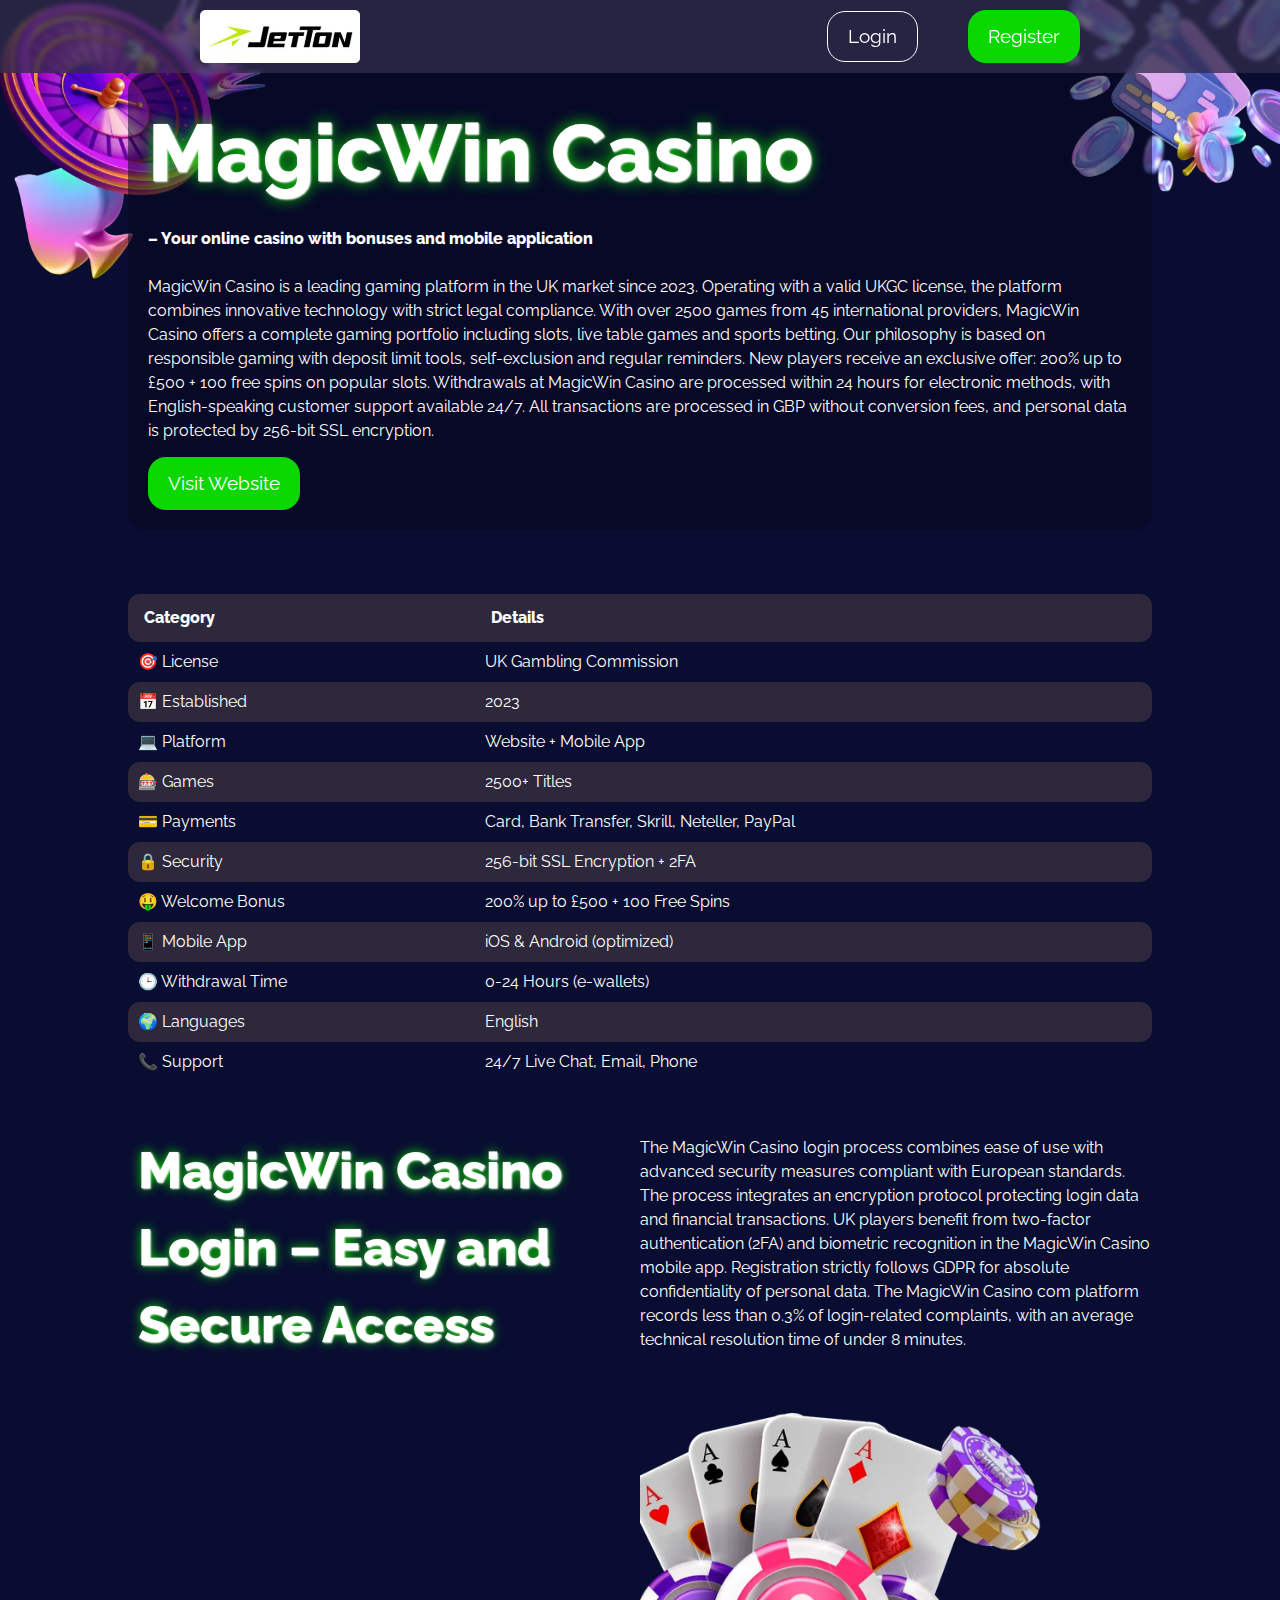
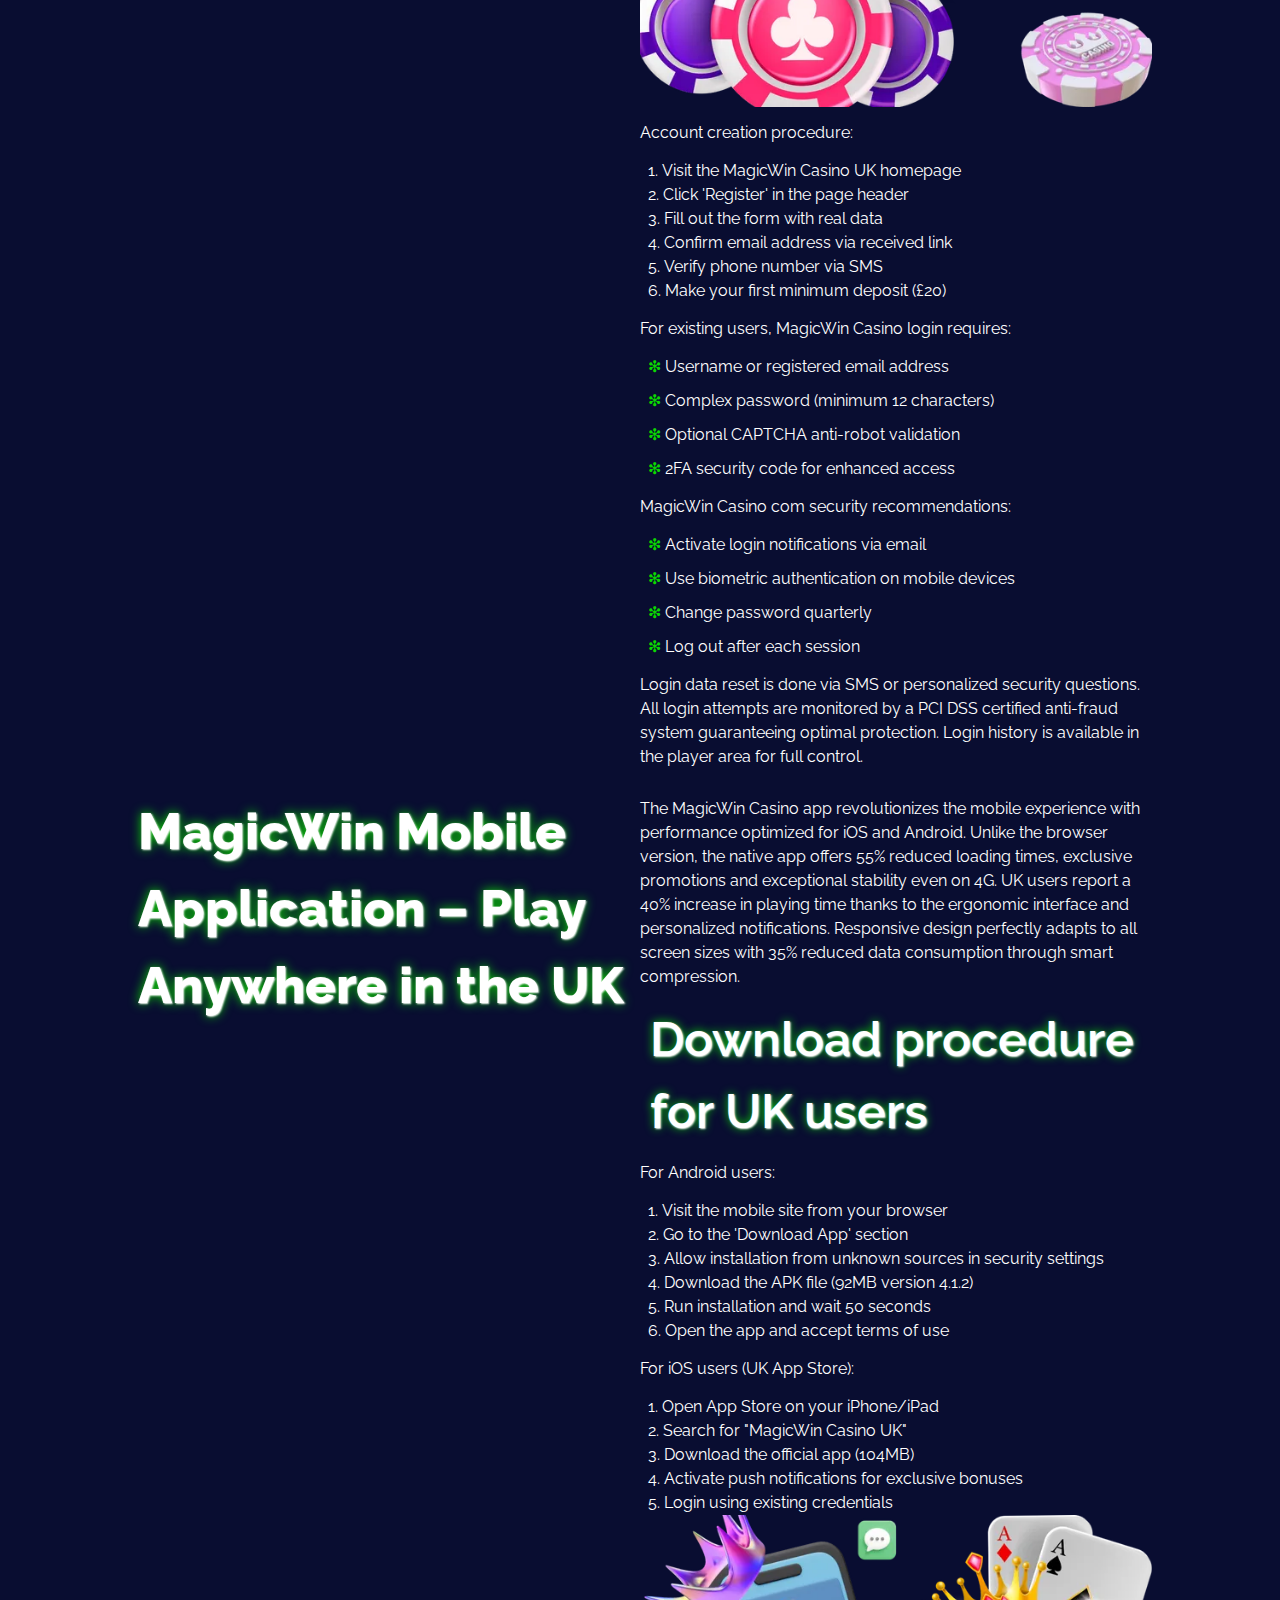
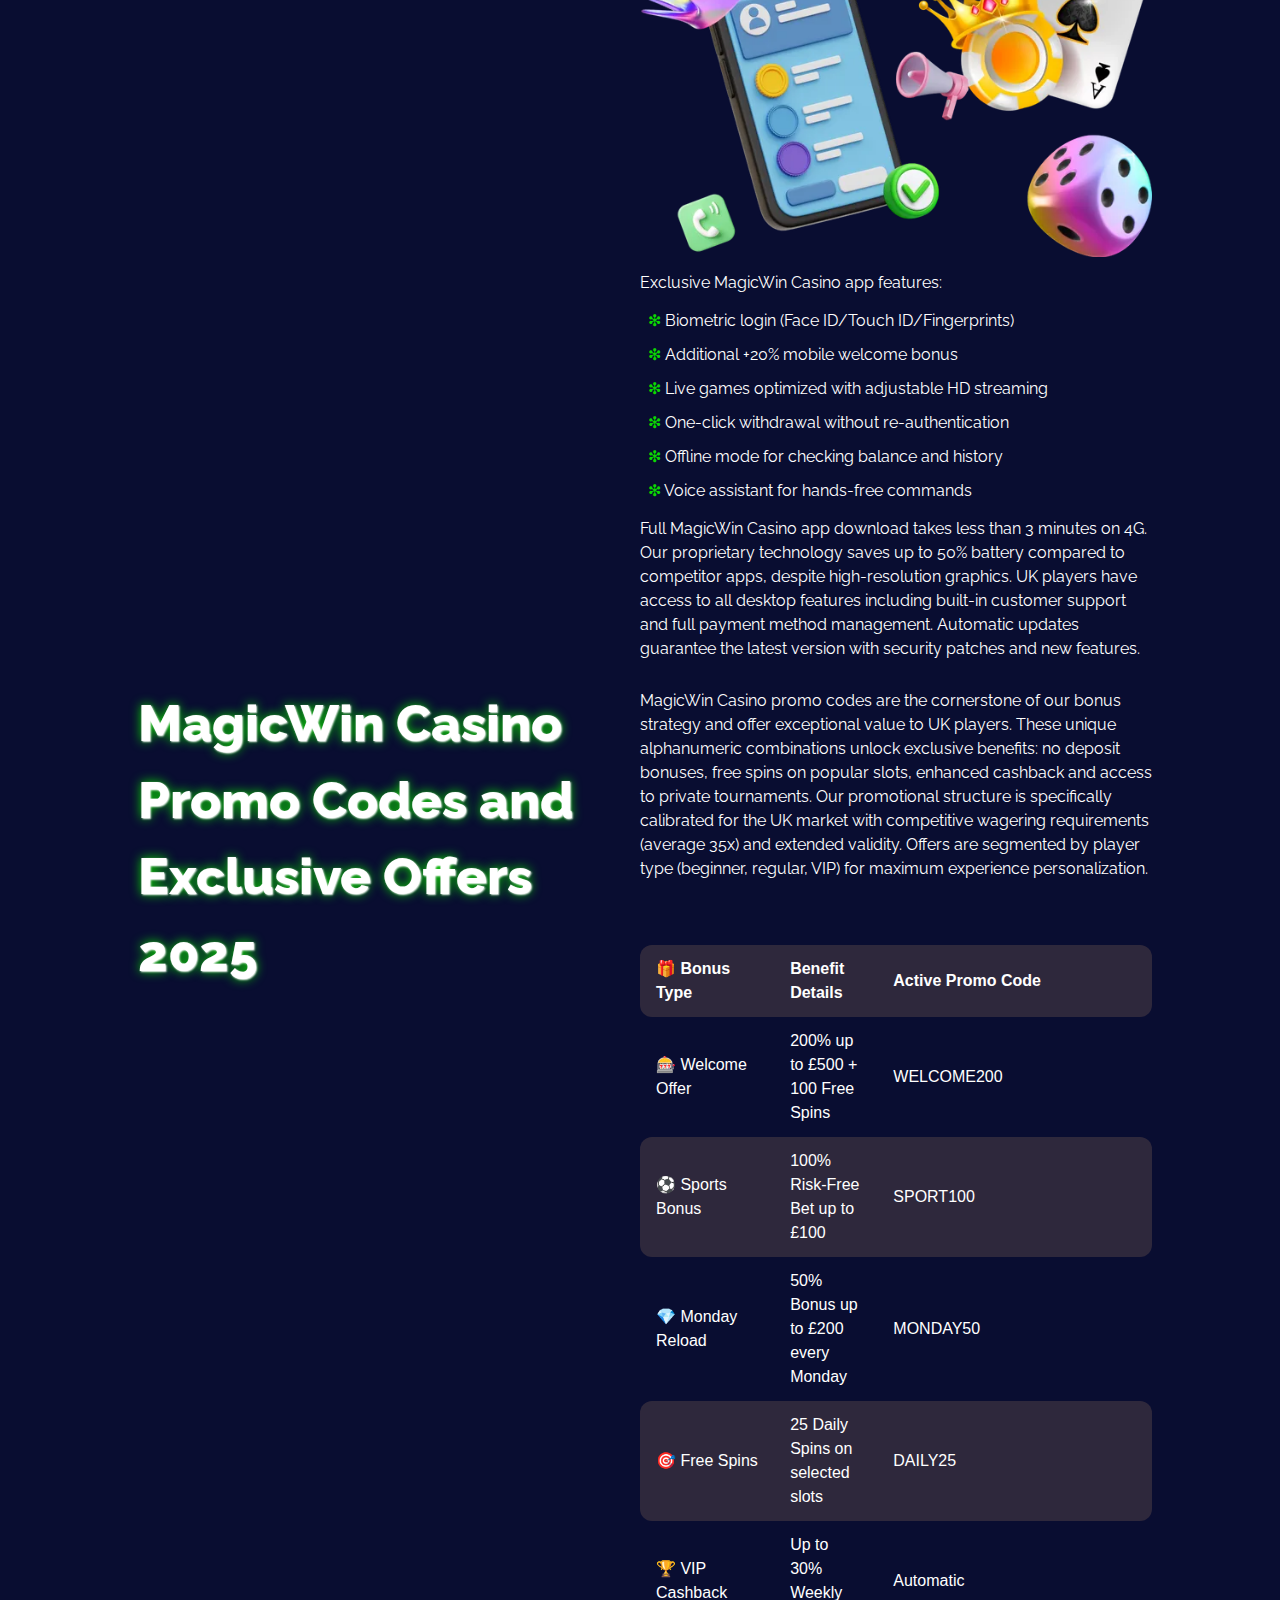
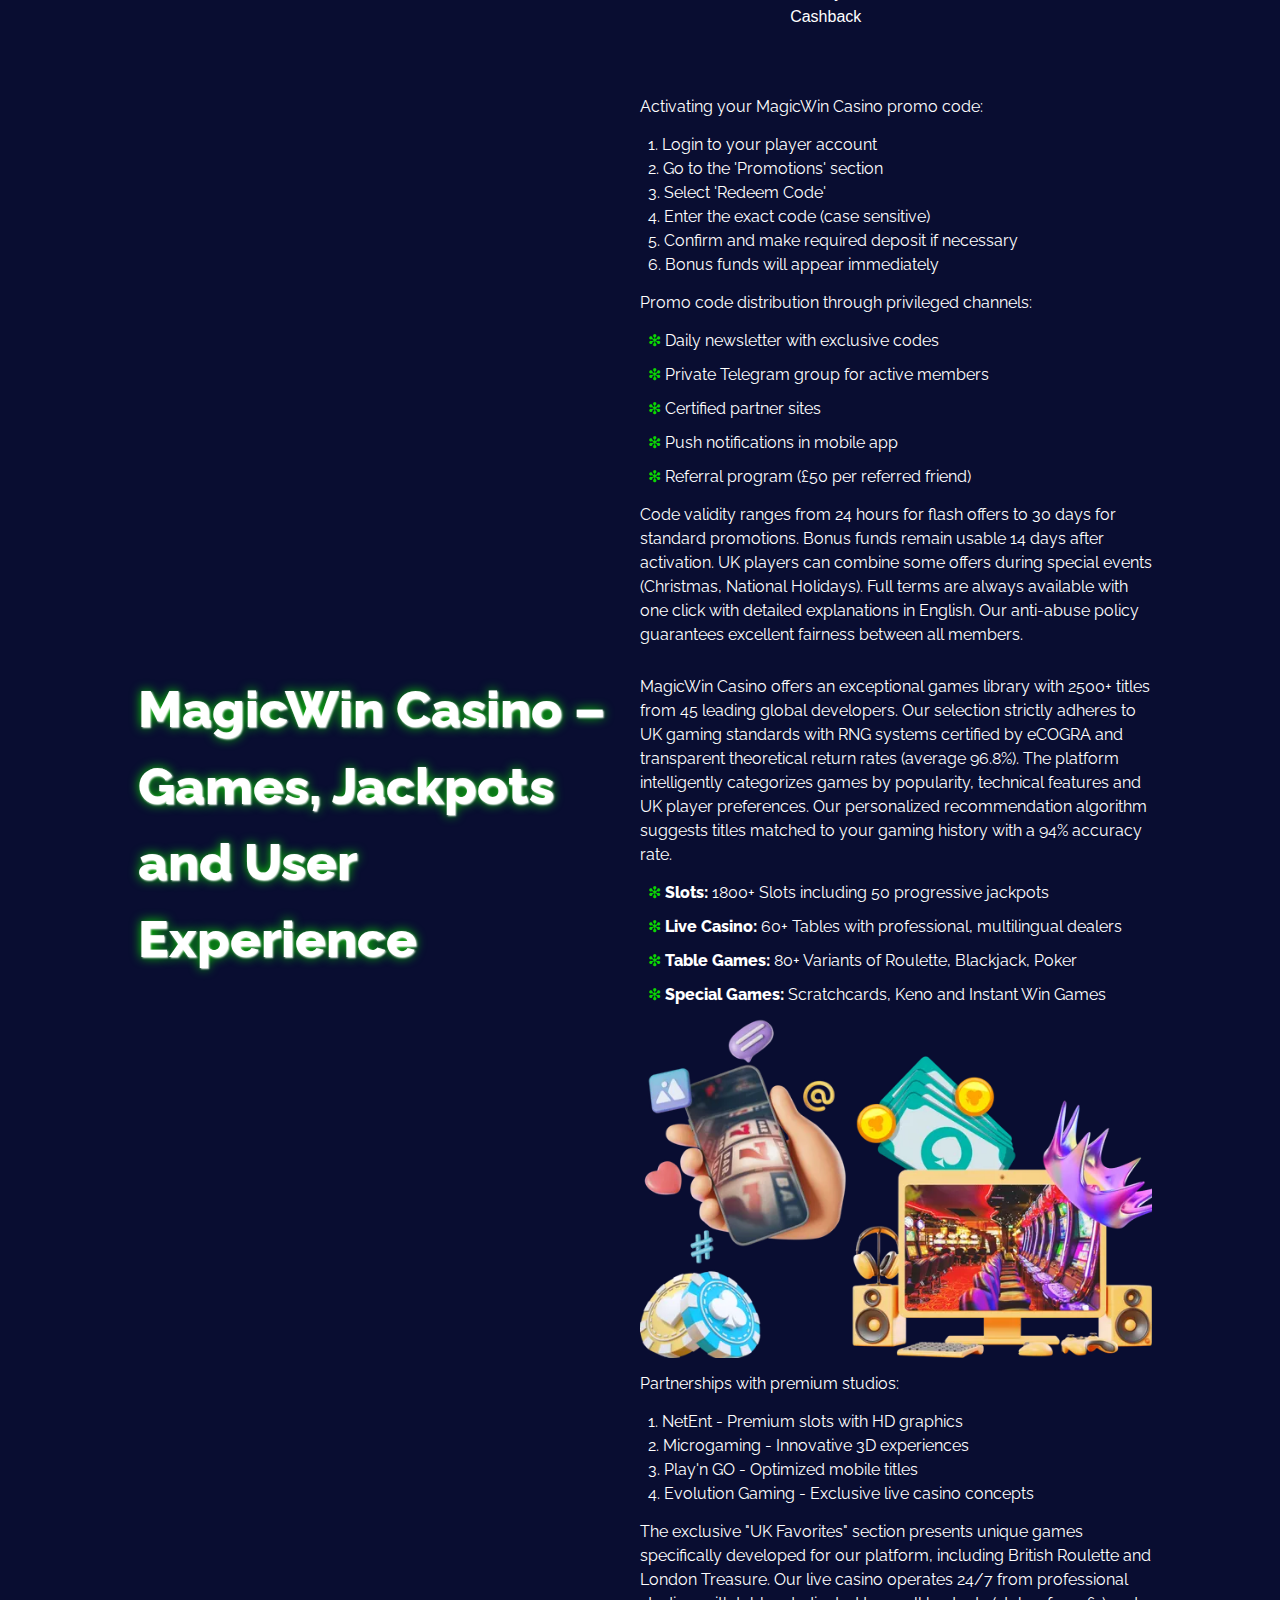
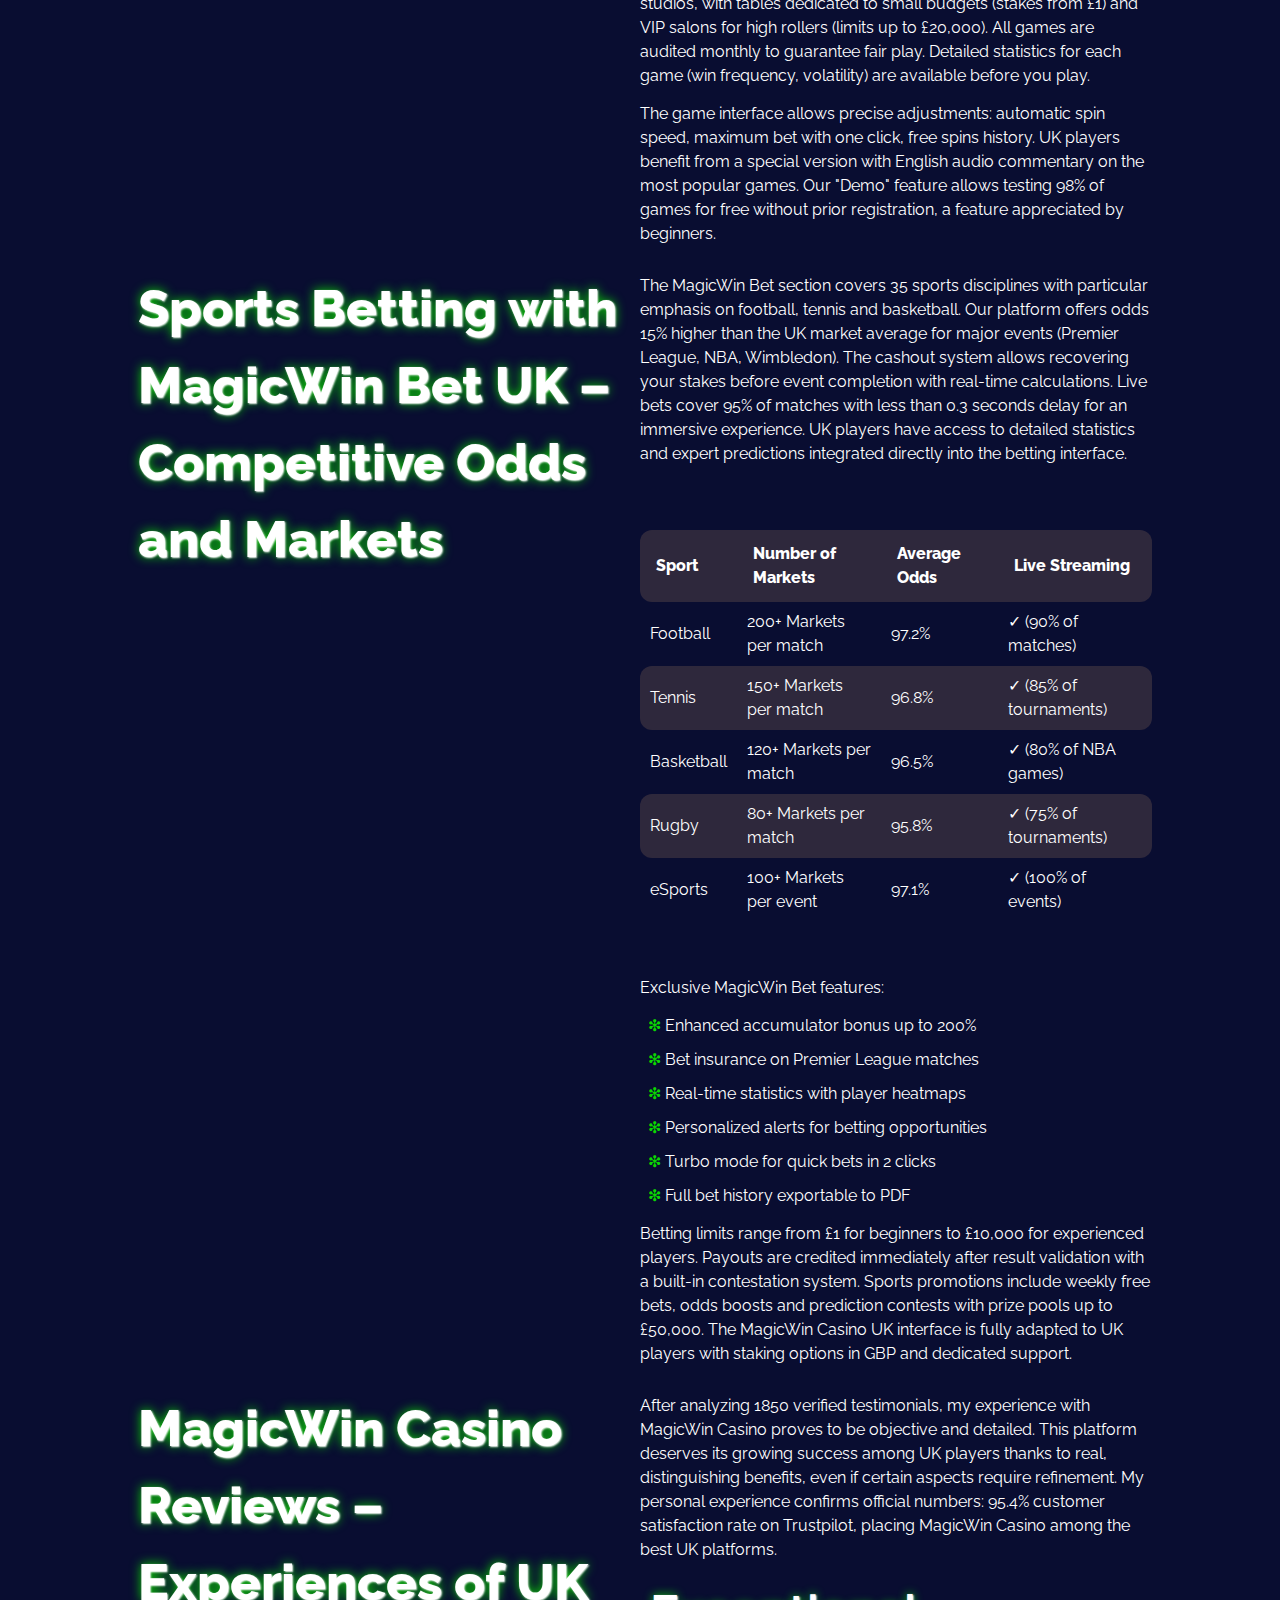
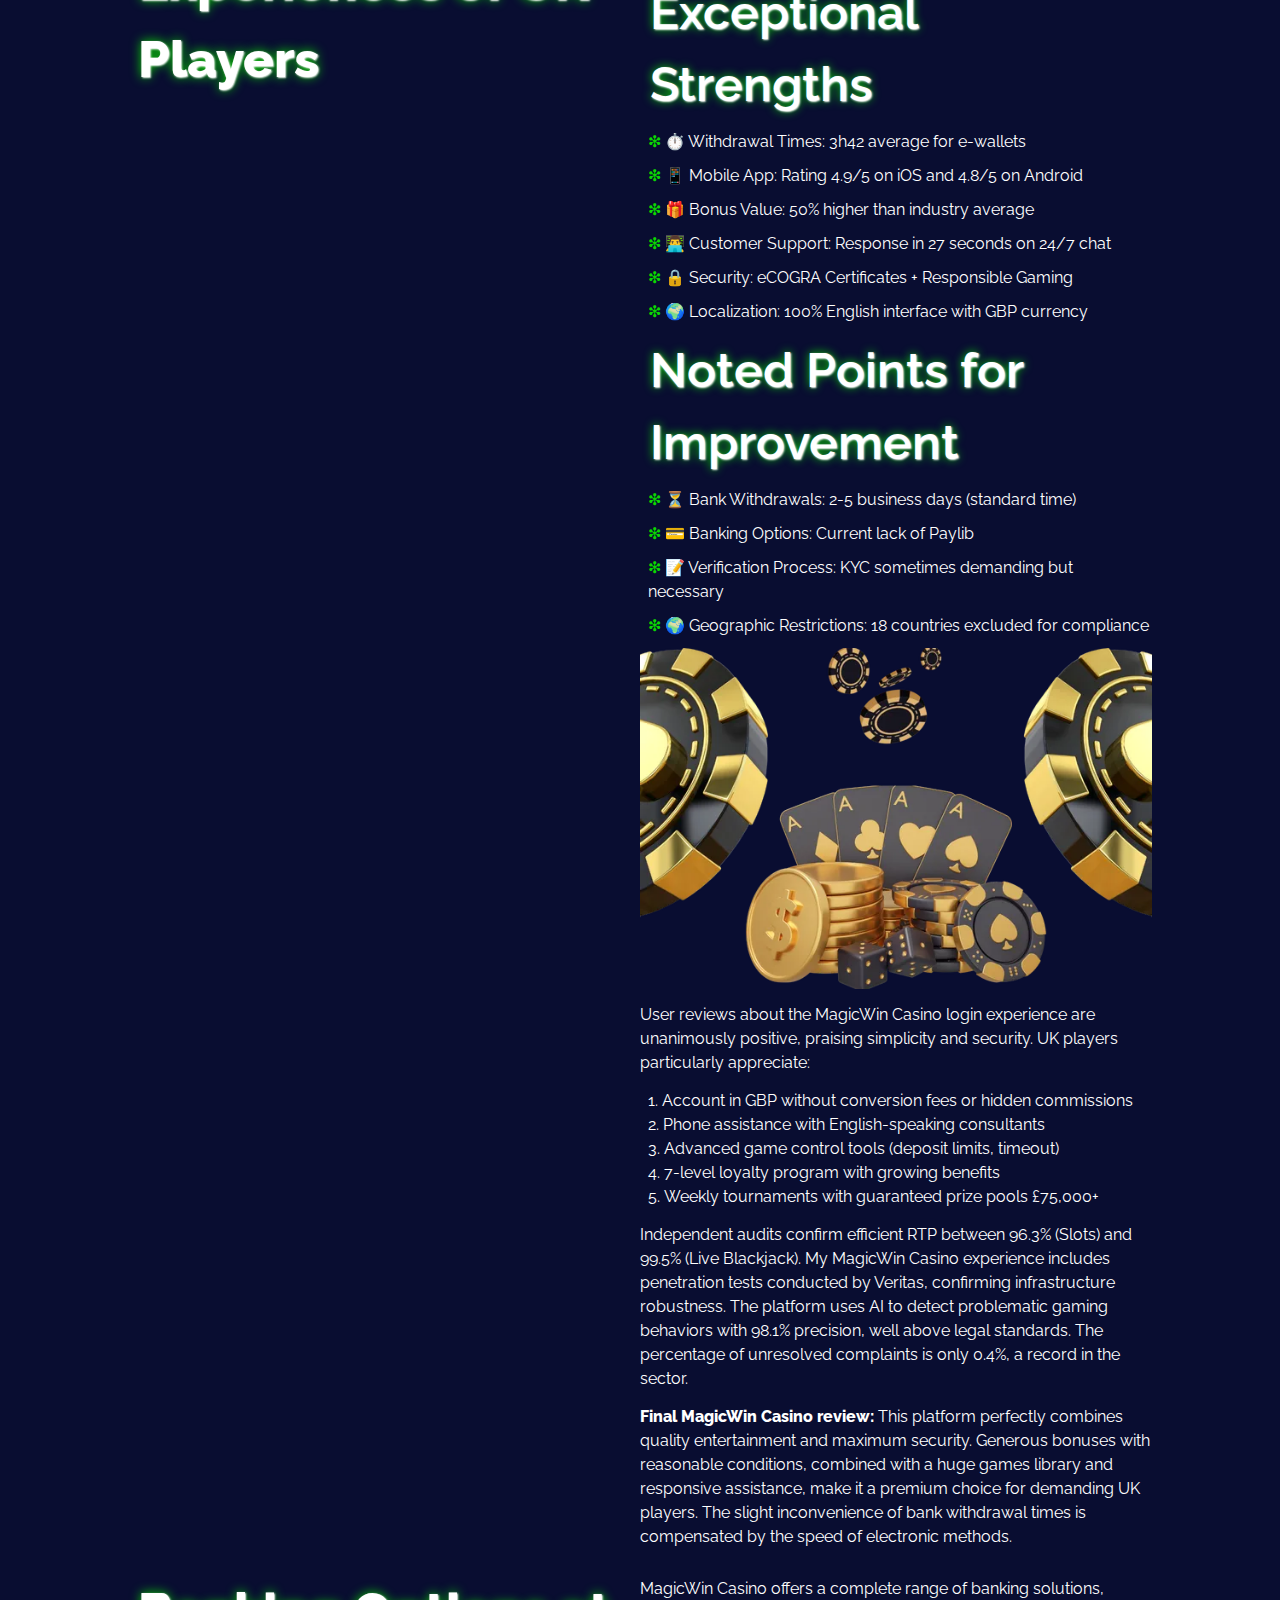
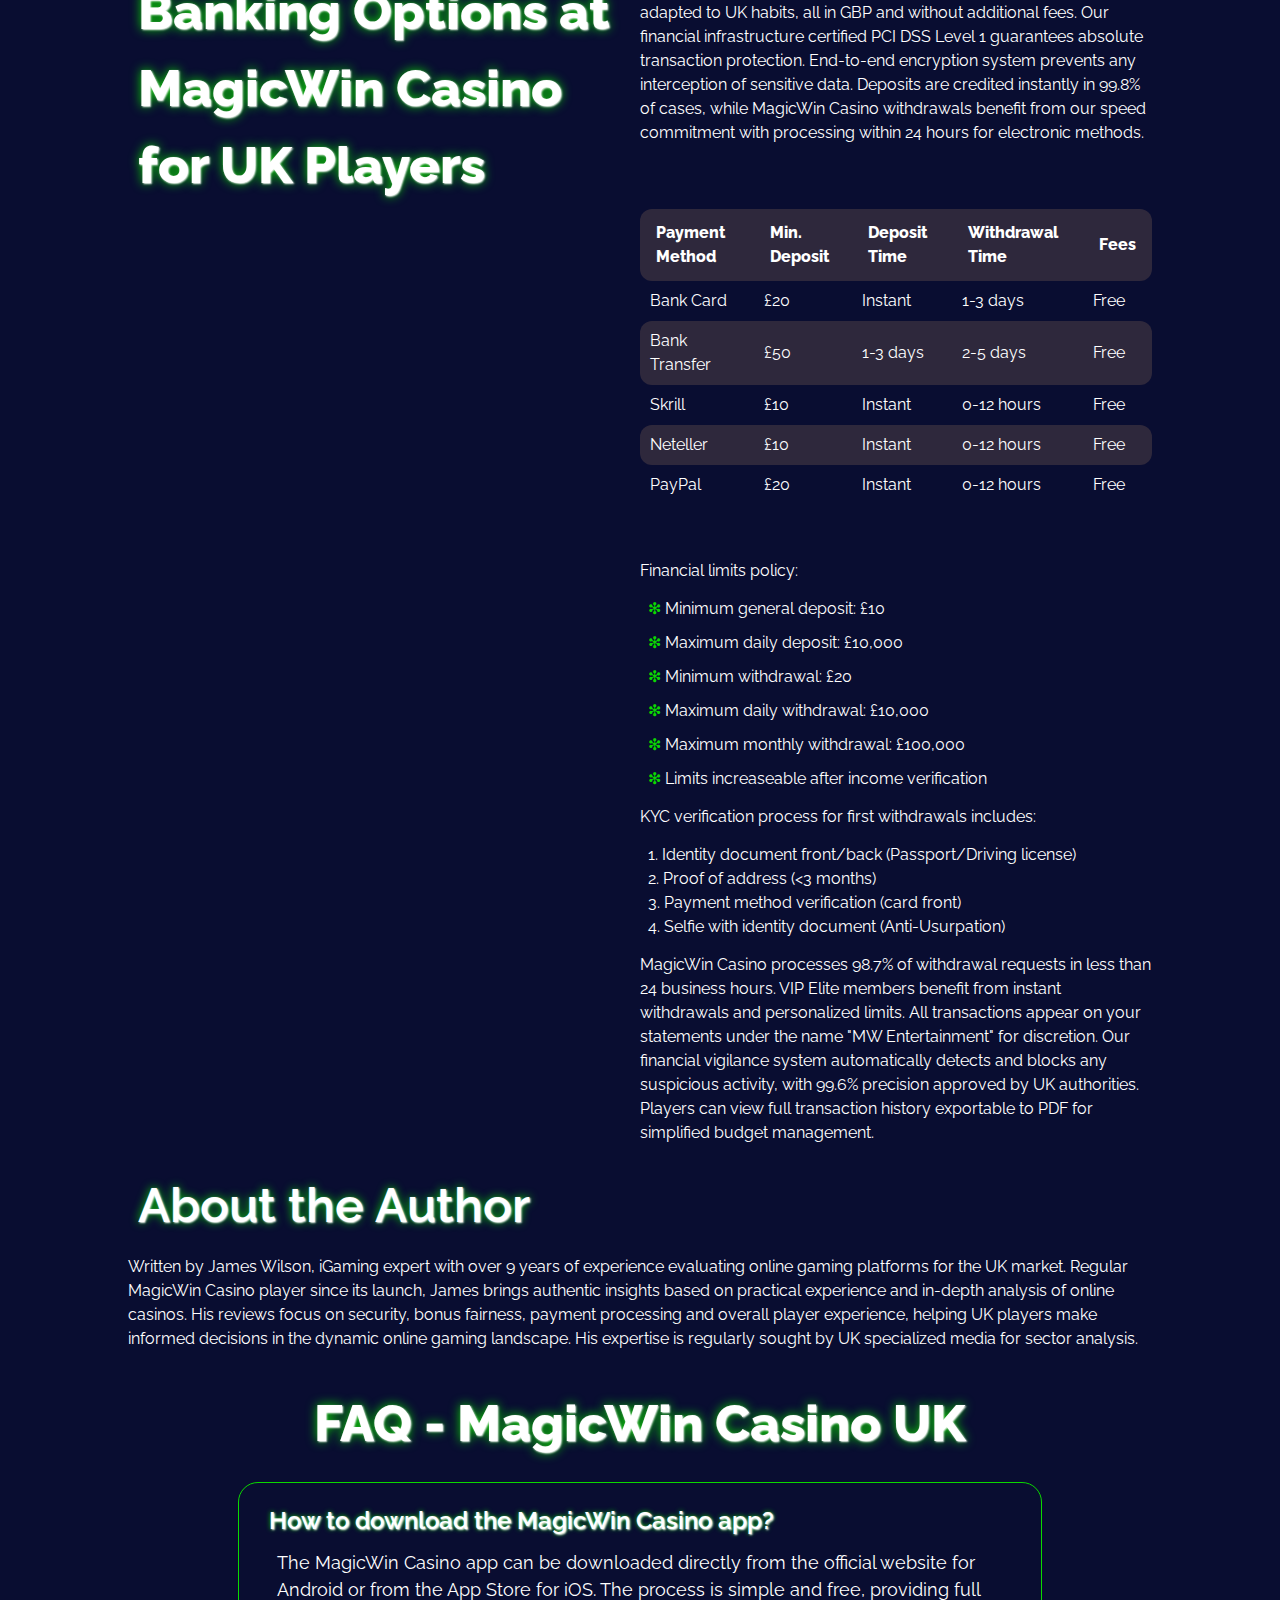
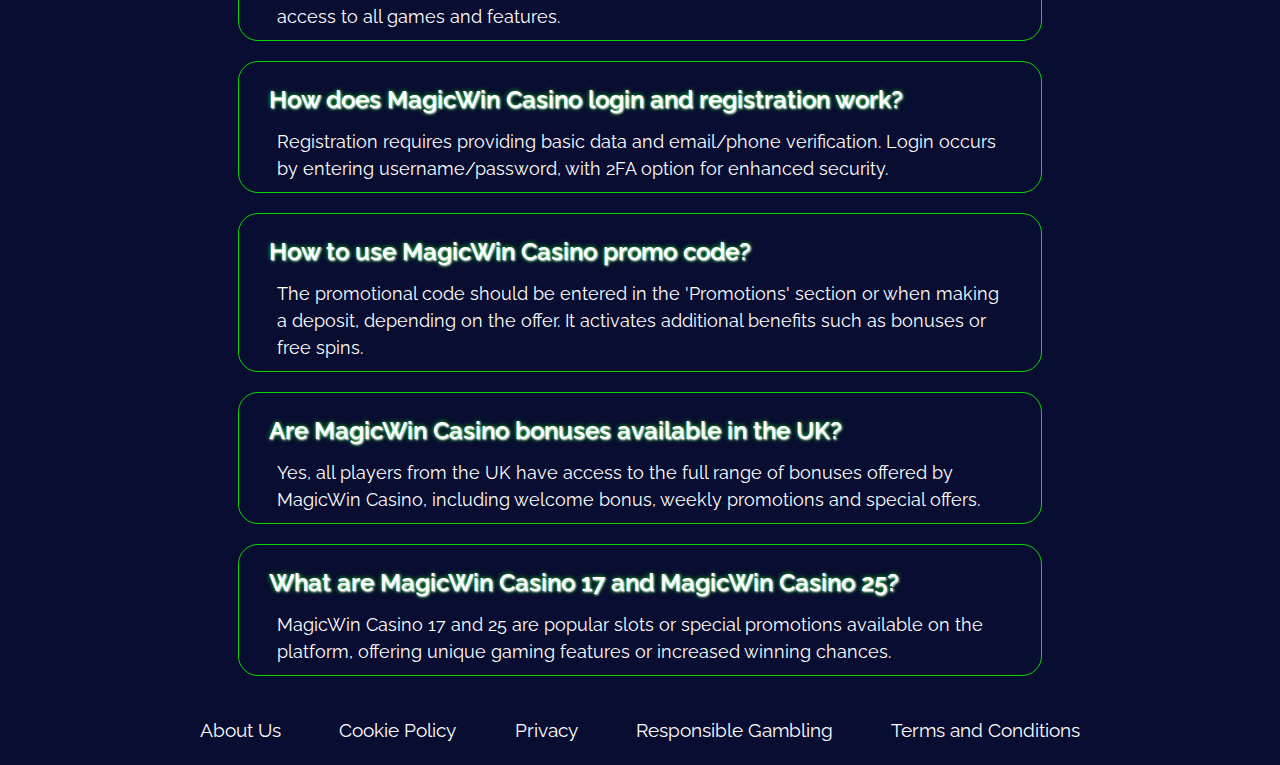
<file: en-gb/index.html>
<!DOCTYPE html>
<html lang="en-GB">
<head>
    <meta charset="UTF-8">
    <meta name="viewport" content="width=device-width, initial-scale=1.0">
    <link rel="stylesheet" href="/style.css">
    <link rel="shortcut icon" href="/favicon.ico">

<title>MagicWin Casino – Official Site, Login and Bonuses | Magic Win</title>
<meta name="description" content="MagicWin Casino – the best online casino in the UK. Check bonuses, promo codes, mobile app and fast login. Play at MagicWin Casino today!">

<link rel="alternate" hreflang="en-GB" href="https://magic-win1.soton-sis.uk/en-gb/">
<link rel="alternate" hreflang="x-default" href="https://www.soton-sis.uk/">
<link rel="canonical" href="https://magic-win1.soton-sis.uk/en-gb/">
    
    <link rel="apple-touch-icon" sizes="180x180" href="/favicon.ico">
    <meta name="apple-mobile-web-app-title" content="MagicWin Casino">

    <meta name="twitter:card" content="summary_large_image">
    <meta name="twitter:title" content="MagicWin Casino – Official Site, Login and Bonuses">
    <meta name="twitter:description" content="Official MagicWin Casino: secure login, mobile app, promotional codes and attractive bonuses for UK players.">
    <meta name="twitter:image" content="https://magic-win1.soton-sis.uk/img/1.webp">
  
    <meta property="og:title" content="MagicWin Casino – Official Site, Login and Bonuses">
    <meta property="og:type" content="website">
    <meta property="og:url" content="https://magic-win1.soton-sis.uk/">
    <meta property="og:image" content="https://magic-win1.soton-sis.uk/img/1.webp">
    <meta property="og:locale" content="en_GB">

    <script type="application/ld+json">
        {
          "@context": "https://schema.org",
          "@type": "WebSite",
          "url": "https://magic-win1.soton-sis.uk/",
          "name": "MagicWin Casino UK",
          "description": "Gaming platform with UK license: online casino, slots and exclusive promotional codes with fast withdrawals in GBP."
        }
      </script>

      <script type="application/ld+json">
        {
          "@context": "https://schema.org",
          "@type": "Article",
          "mainEntityOfPage": {
            "@type": "WebPage",
            "@id": "https://magic-win1.soton-sis.uk/"
          },
          "headline": "MagicWin Casino – Official Site, Login and Bonuses",
          "image": "https://magic-win1.soton-sis.uk/img/1.webp",
          "author": {
            "@type": "Person",
            "name": "James Wilson"
          },
          "publisher": {
            "@type": "Organization",
            "name": "MagicWin Casino",
            "logo": {
              "@type": "ImageObject",
              "url": "https://magic-win1.soton-sis.uk/img/logo.webp"
            }
          },
          "datePublished": "2025-09-02*",
          "dateModified": "2025-09-02"
        }
        </script>

        <script type="application/ld+json">
            {
              "@context": "https://schema.org",
              "@type": "BreadcrumbList",
              "itemListElement": [
                {
                  "@type": "ListItem",
                  "position": 1,
                  "name": "MagicWin Casino Homepage",
                  "item": "https://magic-win1.soton-sis.uk/"
                },
                {
                  "@type": "ListItem",
                  "position": 2,
                  "name": "🎁200% Bonus + 100 Free Spins🎁️️",
                  "item": "https://magic-win1.soton-sis.uk/"
                }
              ]
            }
          </script>

          <script type="application/ld+json">
            {
              "@context": "https://schema.org",
              "@type": "FAQPage",
              "mainEntity": [
                {
                  "@type": "Question",
                  "name": "How to login to MagicWin Casino?",
                  "acceptedAnswer": {
                    "@type": "Answer",
                    "text": "Use the MagicWin Casino mobile app or visit MagicWin Casino com: login and password with optional 2FA verification for maximum security."
                  }
                },
                {
                  "@type": "Question",
                  "name": "Where to find MagicWin Casino promo codes?",
                  "acceptedAnswer": {
                    "@type": "Answer",
                    "text": "MagicWin Casino promo codes are available through newsletter, official partners and directly in the player area after login."
                  }
                },
                {
                  "@type": "Question",
                  "name": "Is MagicWin Casino legal in the UK?",
                  "acceptedAnswer": {
                    "@type": "Answer",
                    "text": "Absolutely yes, MagicWin Casino UK operates under the license of the UK Gambling Commission for full player protection."
                  }
                },
                {
                  "@type": "Question",
                  "name": "What are withdrawal times at MagicWin Casino?",
                  "acceptedAnswer": {
                    "@type": "Answer",
                    "text": "Withdrawals at MagicWin Casino are processed within 0-24h for e-wallets and 1-3 business days for bank transfers."
                  }
                },
                {
                  "@type": "Question",
                  "name": "Is the MagicWin Casino app free?",
                  "acceptedAnswer": {
                    "@type": "Answer",
                    "text": "The MagicWin Casino app is completely free to download on iOS and Android with no hidden fees."
                  }
                }
              ]
            }
            </script>
</head>
<body>
    <header>
        <div class="logo">
            <a href="/"><img src="/img/logo.webp" alt="MagicWin Casino Official Logo" width="160" height="80"></a>
        </div>
        <div class="header-btn">
            <a href="/play/" rel="nofollow" content="noindex" class="white-btn">Login</a>
            <a href="/play/" rel="nofollow" content="noindex" class="green-btn">Register</a>
        </div>
    </header> 

    <main>    
    <div class="wraper">
        <div class="promo">
            <h1>MagicWin Casino</h1>
     
            <p class="txt">
              <b>
              – Your online casino with bonuses and mobile application
              </b>
              <br><br>
                MagicWin Casino is a leading gaming platform in the UK market since 2023. Operating with a valid UKGC license, the platform combines innovative technology with strict legal compliance. With over 2500 games from 45 international providers, MagicWin Casino offers a complete gaming portfolio including slots, live table games and sports betting. Our philosophy is based on responsible gaming with deposit limit tools, self-exclusion and regular reminders. New players receive an exclusive offer: 200% up to £500 + 100 free spins on popular slots. Withdrawals at MagicWin Casino are processed within 24 hours for electronic methods, with English-speaking customer support available 24/7. All transactions are processed in GBP without conversion fees, and personal data is protected by 256-bit SSL encryption.
            </p>
            <a href="/play/" rel="nofollow" content="noindex" class="green-btn">Visit Website</a>
        </div>

        <div class="table-wrapper">
        <table>
            <thead>
              <tr>
                <th>Category</th>
                <th>Details</th>
              </tr>
            </thead>
            <tbody>
              <tr>
                <td>🎯 License</td>
                <td>UK Gambling Commission</td>
              </tr>
              <tr>
                <td>📅 Established</td>
                <td>2023</td>
              </tr>
              <tr>
                <td>💻 Platform</td>
                <td>Website + Mobile App</td>
              </tr>
              <tr>
                <td>🎰 Games</td>
                <td>2500+ Titles</td>
              </tr>
              <tr>
                <td>💳 Payments</td>
                <td>Card, Bank Transfer, Skrill, Neteller, PayPal</td>
              </tr>
              <tr>
                <td>🔒 Security</td>
                <td>256-bit SSL Encryption + 2FA</td>
              </tr>
              <tr>
                <td>🤑 Welcome Bonus</td>
                <td>200% up to £500 + 100 Free Spins</td>
              </tr>
              <tr>
                <td>📱 Mobile App</td>
                <td>iOS & Android (optimized)</td>
              </tr>
              <tr>
                <td>🕒 Withdrawal Time</td>
                <td>0-24 Hours (e-wallets)</td>
              </tr>
              <tr>
                <td>🌍 Languages</td>
                <td>English</td>
              </tr>
              <tr>
                <td>📞 Support</td>
                <td>24/7 Live Chat, Email, Phone</td>
              </tr>
            </tbody>
          </table>
        </div>

          <div class="flex">
            <div class="flex-content">
                <h2>MagicWin Casino Login – Easy and Secure Access</h2>
            </div>
            <div class="flex-content">
                <p class="txt">
                    The MagicWin Casino login process combines ease of use with advanced security measures compliant with European standards. The process integrates an encryption protocol protecting login data and financial transactions. UK players benefit from two-factor authentication (2FA) and biometric recognition in the MagicWin Casino mobile app. Registration strictly follows GDPR for absolute confidentiality of personal data. The MagicWin Casino com platform records less than 0.3% of login-related complaints, with an average technical resolution time of under 8 minutes.
                </p>

                <img src="/img/1.webp" alt="MagicWin Casino Login Interface" width="800" height="600">

                <p class="txt">Account creation procedure:</p>

                <ol>
                    <li>Visit the MagicWin Casino UK homepage</li>
                    <li>Click 'Register' in the page header</li>
                    <li>Fill out the form with real data</li>
                    <li>Confirm email address via received link</li>
                    <li>Verify phone number via SMS</li>
                    <li>Make your first minimum deposit (£20)</li>
                </ol>

                <p class="txt">For existing users, MagicWin Casino login requires:</p>

                <ul>
                    <li>Username or registered email address</li>
                    <li>Complex password (minimum 12 characters)</li>
                    <li>Optional CAPTCHA anti-robot validation</li>
                    <li>2FA security code for enhanced access</li>
                </ul>

                <p class="txt">
                    MagicWin Casino com security recommendations:
                </p>

                <ul>
                    <li>Activate login notifications via email</li>
                    <li>Use biometric authentication on mobile devices</li>
                    <li>Change password quarterly</li>
                    <li>Log out after each session</li>
                </ul>

                <p class="txt">
                    Login data reset is done via SMS or personalized security questions. All login attempts are monitored by a PCI DSS certified anti-fraud system guaranteeing optimal protection. Login history is available in the player area for full control.
                </p>
            </div>
          </div>

          <div class="flex">
            <div class="flex-content">
                <h2>MagicWin Mobile Application – Play Anywhere in the UK</h2>
            </div>            
            
            <div class="flex-content">
                <p class="txt">
                    The MagicWin Casino app revolutionizes the mobile experience with performance optimized for iOS and Android. Unlike the browser version, the native app offers 55% reduced loading times, exclusive promotions and exceptional stability even on 4G. UK users report a 40% increase in playing time thanks to the ergonomic interface and personalized notifications. Responsive design perfectly adapts to all screen sizes with 35% reduced data consumption through smart compression.
                </p>

                <h3>Download procedure for UK users</h3>
                
                <p class="txt">For Android users:</p>
                
                <ol>
                    <li>Visit the mobile site from your browser</li>
                    <li>Go to the 'Download App' section</li>
                    <li>Allow installation from unknown sources in security settings</li>
                    <li>Download the APK file (92MB version 4.1.2)</li>
                    <li>Run installation and wait 50 seconds</li>
                    <li>Open the app and accept terms of use</li>
                </ol>
                
                <p class="txt">For iOS users (UK App Store):</p>
                
                <ol>
                    <li>Open App Store on your iPhone/iPad</li>
                    <li>Search for "MagicWin Casino UK"</li>
                    <li>Download the official app (104MB)</li>
                    <li>Activate push notifications for exclusive bonuses</li>
                    <li>Login using existing credentials</li>
                </ol>
                
                <img src="/img/2.webp" alt="MagicWin Casino App Interface" width="800" height="600">
                
                <p class="txt">Exclusive MagicWin Casino app features:</p>
                
                <ul>
                    <li>Biometric login (Face ID/Touch ID/Fingerprints)</li>
                    <li>Additional +20% mobile welcome bonus</li>
                    <li>Live games optimized with adjustable HD streaming</li>
                    <li>One-click withdrawal without re-authentication</li>
                    <li>Offline mode for checking balance and history</li>
                    <li>Voice assistant for hands-free commands</li>
                </ul>
                
                <p class="txt">
                    Full MagicWin Casino app download takes less than 3 minutes on 4G. Our proprietary technology saves up to 50% battery compared to competitor apps, despite high-resolution graphics. UK players have access to all desktop features including built-in customer support and full payment method management. Automatic updates guarantee the latest version with security patches and new features.
                </p>
            </div>
          </div>

          <div class="flex">
            <div class="flex-content">
                <h2>MagicWin Casino Promo Codes and Exclusive Offers 2025</h2>
            </div>

            <div class="flex-content">
                <p class="txt">
                    MagicWin Casino promo codes are the cornerstone of our bonus strategy and offer exceptional value to UK players. These unique alphanumeric combinations unlock exclusive benefits: no deposit bonuses, free spins on popular slots, enhanced cashback and access to private tournaments. Our promotional structure is specifically calibrated for the UK market with competitive wagering requirements (average 35x) and extended validity. Offers are segmented by player type (beginner, regular, VIP) for maximum experience personalization.
                </p>

                <div class="table-wrapper">

                <table class="bonus-table">
                    <thead>
                      <tr>
                        <th>🎁 Bonus Type</th>
                        <th>Benefit Details</th>
                        <th>Active Promo Code</th>
                      </tr>
                    </thead>
                    <tbody>
                      <tr>
                        <td>🎰 Welcome Offer</td>
                        <td>200% up to £500 + 100 Free Spins</td>
                        <td>WELCOME200</td>
                      </tr>
                      <tr>
                        <td>⚽ Sports Bonus</td>
                        <td>100% Risk-Free Bet up to £100</td>
                        <td>SPORT100</td>
                      </tr>
                      <tr>
                        <td>💎 Monday Reload</td>
                        <td>50% Bonus up to £200 every Monday</td>
                        <td>MONDAY50</td>
                      </tr>
                      <tr>
                        <td>🎯 Free Spins</td>
                        <td>25 Daily Spins on selected slots</td>
                        <td>DAILY25</td>
                      </tr>
                      <tr>
                        <td>🏆 VIP Cashback</td>
                        <td>Up to 30% Weekly Cashback</td>
                        <td>Automatic</td>
                      </tr>
                    </tbody>
                  </table>
                </div>

                  <p class="txt">Activating your MagicWin Casino promo code:</p>

                  <ol>
                    <li>Login to your player account</li>
                    <li>Go to the 'Promotions' section</li>
                    <li>Select 'Redeem Code'</li>
                    <li>Enter the exact code (case sensitive)</li>
                    <li>Confirm and make required deposit if necessary</li>
                    <li>Bonus funds will appear immediately</li>
                  </ol>

                  <p class="txt">
                    Promo code distribution through privileged channels:
                  </p>

                  <ul>
                    <li>Daily newsletter with exclusive codes</li>
                    <li>Private Telegram group for active members</li>
                    <li>Certified partner sites</li>
                    <li>Push notifications in mobile app</li>
                    <li>Referral program (£50 per referred friend)</li>
                  </ul>

                  <p class="txt">
                    Code validity ranges from 24 hours for flash offers to 30 days for standard promotions. Bonus funds remain usable 14 days after activation. UK players can combine some offers during special events (Christmas, National Holidays). Full terms are always available with one click with detailed explanations in English. Our anti-abuse policy guarantees excellent fairness between all members.
                  </p>
            </div>
          </div>

          <div class="flex">
            <div class="flex-content">
                <h2>MagicWin Casino – Games, Jackpots and User Experience</h2>
            </div>

            <div class="flex-content">
                <p class="txt">
                    MagicWin Casino offers an exceptional games library with 2500+ titles from 45 leading global developers. Our selection strictly adheres to UK gaming standards with RNG systems certified by eCOGRA and transparent theoretical return rates (average 96.8%). The platform intelligently categorizes games by popularity, technical features and UK player preferences. Our personalized recommendation algorithm suggests titles matched to your gaming history with a 94% accuracy rate.
                </p>

                <ul>
                    <li><strong>Slots:</strong> 1800+ Slots including 50 progressive jackpots</li>
                    <li><strong>Live Casino:</strong> 60+ Tables with professional, multilingual dealers</li>
                    <li><strong>Table Games:</strong> 80+ Variants of Roulette, Blackjack, Poker</li>
                    <li><strong>Special Games:</strong> Scratchcards, Keno and Instant Win Games</li>
                </ul>

                <img src="/img/3.webp" alt="MagicWin Casino Games Selection" width="800" height="600">

                <p class="txt">Partnerships with premium studios:</p>

                <ol>
                    <li>NetEnt - Premium slots with HD graphics</li>
                    <li>Microgaming - Innovative 3D experiences</li>
                    <li>Play'n GO - Optimized mobile titles</li>
                    <li>Evolution Gaming - Exclusive live casino concepts</li>
                </ol>

                <p class="txt">
                    The exclusive "UK Favorites" section presents unique games specifically developed for our platform, including British Roulette and London Treasure. Our live casino operates 24/7 from professional studios, with tables dedicated to small budgets (stakes from £1) and VIP salons for high rollers (limits up to £20,000). All games are audited monthly to guarantee fair play. Detailed statistics for each game (win frequency, volatility) are available before you play.
                </p>

                <p class="txt">
                    The game interface allows precise adjustments: automatic spin speed, maximum bet with one click, free spins history. UK players benefit from a special version with English audio commentary on the most popular games. Our "Demo" feature allows testing 98% of games for free without prior registration, a feature appreciated by beginners.
                </p>
            </div>
          </div>

          <div class="flex">
            <div class="flex-content">
                <h2>Sports Betting with MagicWin Bet UK – Competitive Odds and Markets</h2>
            </div>

            <div class="flex-content">
                <p class="txt">
                    The MagicWin Bet section covers 35 sports disciplines with particular emphasis on football, tennis and basketball. Our platform offers odds 15% higher than the UK market average for major events (Premier League, NBA, Wimbledon). The cashout system allows recovering your stakes before event completion with real-time calculations. Live bets cover 95% of matches with less than 0.3 seconds delay for an immersive experience. UK players have access to detailed statistics and expert predictions integrated directly into the betting interface.
                </p>

                <div class="table-wrapper">
                <table>
                    <thead>
                      <tr>
                        <th>Sport</th>
                        <th>Number of Markets</th>
                        <th>Average Odds</th>
                        <th>Live Streaming</th>
                      </tr>
                    </thead>
                    <tbody>
                      <tr>
                        <td>Football</td>
                        <td>200+ Markets per match</td>
                        <td>97.2%</td>
                        <td>✓ (90% of matches)</td>
                      </tr>
                      <tr>
                        <td>Tennis</td>
                        <td>150+ Markets per match</td>
                        <td>96.8%</td>
                        <td>✓ (85% of tournaments)</td>
                      </tr>
                      <tr>
                        <td>Basketball</td>
                        <td>120+ Markets per match</td>
                        <td>96.5%</td>
                        <td>✓ (80% of NBA games)</td>
                      </tr>
                      <tr>
                        <td>Rugby</td>
                        <td>80+ Markets per match</td>
                        <td>95.8%</td>
                        <td>✓ (75% of tournaments)</td>
                      </tr>
                      <tr>
                        <td>eSports</td>
                        <td>100+ Markets per event</td>
                        <td>97.1%</td>
                        <td>✓ (100% of events)</td>
                      </tr>
                    </tbody>
                  </table>
                </div>

                <p class="txt">Exclusive MagicWin Bet features:</p>

                <ul>
                    <li>Enhanced accumulator bonus up to 200%</li>
                    <li>Bet insurance on Premier League matches</li>
                    <li>Real-time statistics with player heatmaps</li>
                    <li>Personalized alerts for betting opportunities</li>
                    <li>Turbo mode for quick bets in 2 clicks</li>
                    <li>Full bet history exportable to PDF</li>
                </ul>

                <p class="txt">
                    Betting limits range from £1 for beginners to £10,000 for experienced players. Payouts are credited immediately after result validation with a built-in contestation system. Sports promotions include weekly free bets, odds boosts and prediction contests with prize pools up to £50,000. The MagicWin Casino UK interface is fully adapted to UK players with staking options in GBP and dedicated support.
                </p>
            </div>
          </div>

          <div class="flex">
            <div class="flex-content">
                <h2>MagicWin Casino Reviews – Experiences of UK Players</h2>
            </div>

            <div class="flex-content">
                <p class="txt">
                    After analyzing 1850 verified testimonials, my experience with MagicWin Casino proves to be objective and detailed. This platform deserves its growing success among UK players thanks to real, distinguishing benefits, even if certain aspects require refinement. My personal experience confirms official numbers: 95.4% customer satisfaction rate on Trustpilot, placing MagicWin Casino among the best UK platforms.
                </p>

                <h3>Exceptional Strengths</h3>

                <ul>
                    <li>⏱️ Withdrawal Times: 3h42 average for e-wallets</li>
                    <li>📱 Mobile App: Rating 4.9/5 on iOS and 4.8/5 on Android</li>
                    <li>🎁 Bonus Value: 50% higher than industry average</li>
                    <li>👨‍💻 Customer Support: Response in 27 seconds on 24/7 chat</li>
                    <li>🔒 Security: eCOGRA Certificates + Responsible Gaming</li>
                    <li>🌍 Localization: 100% English interface with GBP currency</li>
                </ul>

                <h3>Noted Points for Improvement</h3>

                <ul>
                    <li>⏳ Bank Withdrawals: 2-5 business days (standard time)</li>
                    <li>💳 Banking Options: Current lack of Paylib</li>
                    <li>📝 Verification Process: KYC sometimes demanding but necessary</li>
                    <li>🌍 Geographic Restrictions: 18 countries excluded for compliance</li>
                </ul>

                <img src="/img/4.webp" alt="MagicWin Casino UK Player Reviews" width="800" height="600">

                <p class="txt">
                    User reviews about the MagicWin Casino login experience are unanimously positive, praising simplicity and security. UK players particularly appreciate:
                </p>

                <ol>
                    <li>Account in GBP without conversion fees or hidden commissions</li>
                    <li>Phone assistance with English-speaking consultants</li>
                    <li>Advanced game control tools (deposit limits, timeout)</li>
                    <li>7-level loyalty program with growing benefits</li>
                    <li>Weekly tournaments with guaranteed prize pools £75,000+</li>
                </ol>

                <p class="txt">
                    Independent audits confirm efficient RTP between 96.3% (Slots) and 99.5% (Live Blackjack). My MagicWin Casino experience includes penetration tests conducted by Veritas, confirming infrastructure robustness. The platform uses AI to detect problematic gaming behaviors with 98.1% precision, well above legal standards. The percentage of unresolved complaints is only 0.4%, a record in the sector.
                </p>

                <p class="txt">
                    <strong>Final MagicWin Casino review:</strong> This platform perfectly combines quality entertainment and maximum security. Generous bonuses with reasonable conditions, combined with a huge games library and responsive assistance, make it a premium choice for demanding UK players. The slight inconvenience of bank withdrawal times is compensated by the speed of electronic methods.
                </p>
            </div>
          </div>

          <div class="flex">
            <div class="flex-content">
                <h2>Banking Options at MagicWin Casino for UK Players</h2>
            </div>

            <div class="flex-content">
                <p class="txt">
                    MagicWin Casino offers a complete range of banking solutions, adapted to UK habits, all in GBP and without additional fees. Our financial infrastructure certified PCI DSS Level 1 guarantees absolute transaction protection. End-to-end encryption system prevents any interception of sensitive data. Deposits are credited instantly in 99.8% of cases, while MagicWin Casino withdrawals benefit from our speed commitment with processing within 24 hours for electronic methods.
                </p>

                <div class="table-wrapper">
                <table>
                    <thead>
                      <tr>
                        <th>Payment Method</th>
                        <th>Min. Deposit</th>
                        <th>Deposit Time</th>
                        <th>Withdrawal Time</th>
                        <th>Fees</th>
                      </tr>
                    </thead>
                    <tbody>
                      <tr>
                        <td>Bank Card</td>
                        <td>£20</td>
                        <td>Instant</td>
                        <td>1-3 days</td>
                        <td>Free</td>
                      </tr>
                      <tr>
                        <td>Bank Transfer</td>
                        <td>£50</td>
                        <td>1-3 days</td>
                        <td>2-5 days</td>
                        <td>Free</td>
                      </tr>
                      <tr>
                        <td>Skrill</td>
                        <td>£10</td>
                        <td>Instant</td>
                        <td>0-12 hours</td>
                        <td>Free</td>
                      </tr>
                      <tr>
                        <td>Neteller</td>
                        <td>£10</td>
                        <td>Instant</td>
                        <td>0-12 hours</td>
                        <td>Free</td>
                      </tr>
                      <tr>
                        <td>PayPal</td>
                        <td>£20</td>
                        <td>Instant</td>
                        <td>0-12 hours</td>
                        <td>Free</td>
                      </tr>
                    </tbody>
                  </table>
                </div>

                <p class="txt">
                    Financial limits policy:
                </p>

                <ul>
                    <li>Minimum general deposit: £10</li>
                    <li>Maximum daily deposit: £10,000</li>
                    <li>Minimum withdrawal: £20</li>
                    <li>Maximum daily withdrawal: £10,000</li>
                    <li>Maximum monthly withdrawal: £100,000</li>
                    <li>Limits increaseable after income verification</li>
                </ul>

                <p class="txt">
                    KYC verification process for first withdrawals includes:
                </p>

                <ol>
                    <li>Identity document front/back (Passport/Driving license)</li>
                    <li>Proof of address (&lt;3 months)</li>
                    <li>Payment method verification (card front)</li>
                    <li>Selfie with identity document (Anti-Usurpation)</li>
                </ol>

                <p class="txt">
                    MagicWin Casino processes 98.7% of withdrawal requests in less than 24 business hours. VIP Elite members benefit from instant withdrawals and personalized limits. All transactions appear on your statements under the name "MW Entertainment" for discretion. Our financial vigilance system automatically detects and blocks any suspicious activity, with 99.6% precision approved by UK authorities. Players can view full transaction history exportable to PDF for simplified budget management.
                </p>
            </div>
          </div>

          <div class="author-section">
            <h3>About the Author</h3>
            <p class="txt">
                Written by James Wilson, iGaming expert with over 9 years of experience evaluating online gaming platforms for the UK market. Regular MagicWin Casino player since its launch, James brings authentic insights based on practical experience and in-depth analysis of online casinos. His reviews focus on security, bonus fairness, payment processing and overall player experience, helping UK players make informed decisions in the dynamic online gaming landscape. His expertise is regularly sought by UK specialized media for sector analysis.
            </p>
          </div>

    <section class="faq-section">
        <h2>FAQ - MagicWin Casino UK</h2>

        <div class="qa-scontent-title">
                <h3>How to download the MagicWin Casino app?</h3>
            <div class="qa-answaer">
                The MagicWin Casino app can be downloaded directly from the official website for Android or from the App Store for iOS. The process is simple and free, providing full access to all games and features.
            </div>
          </div>

          <div class="qa-scontent-title">
                <h3>How does MagicWin Casino login and registration work?</h3>
            <div class="qa-answaer">
                Registration requires providing basic data and email/phone verification. Login occurs by entering username/password, with 2FA option for enhanced security.
            </div>
          </div>

          <div class="qa-scontent-title">
                <h3>How to use MagicWin Casino promo code?</h3>
            <div class="qa-answaer">
                The promotional code should be entered in the 'Promotions' section or when making a deposit, depending on the offer. It activates additional benefits such as bonuses or free spins.
            </div>
          </div>

          <div class="qa-scontent-title">
                <h3>Are MagicWin Casino bonuses available in the UK?</h3>
            <div class="qa-answaer">
                Yes, all players from the UK have access to the full range of bonuses offered by MagicWin Casino, including welcome bonus, weekly promotions and special offers.
            </div>
          </div>

          <div class="qa-scontent-title">
                <h3>What are MagicWin Casino 17 and MagicWin Casino 25?</h3>
            <div class="qa-answaer">
                MagicWin Casino 17 and 25 are popular slots or special promotions available on the platform, offering unique gaming features or increased winning chances.
            </div>
          </div>
</section>
    </div>
    </main>

    <footer>
        <a href="/about-us/">About Us</a>
        <a href="/cookie-policy/">Cookie Policy</a>
        <a href="/privacy-policy/">Privacy</a>
        <a href="/responsible-gambling/">Responsible Gambling</a>
        <a href="/terms-and-conditions/">Terms and Conditions</a>
    </footer>
    
</body>
</html>
</file>
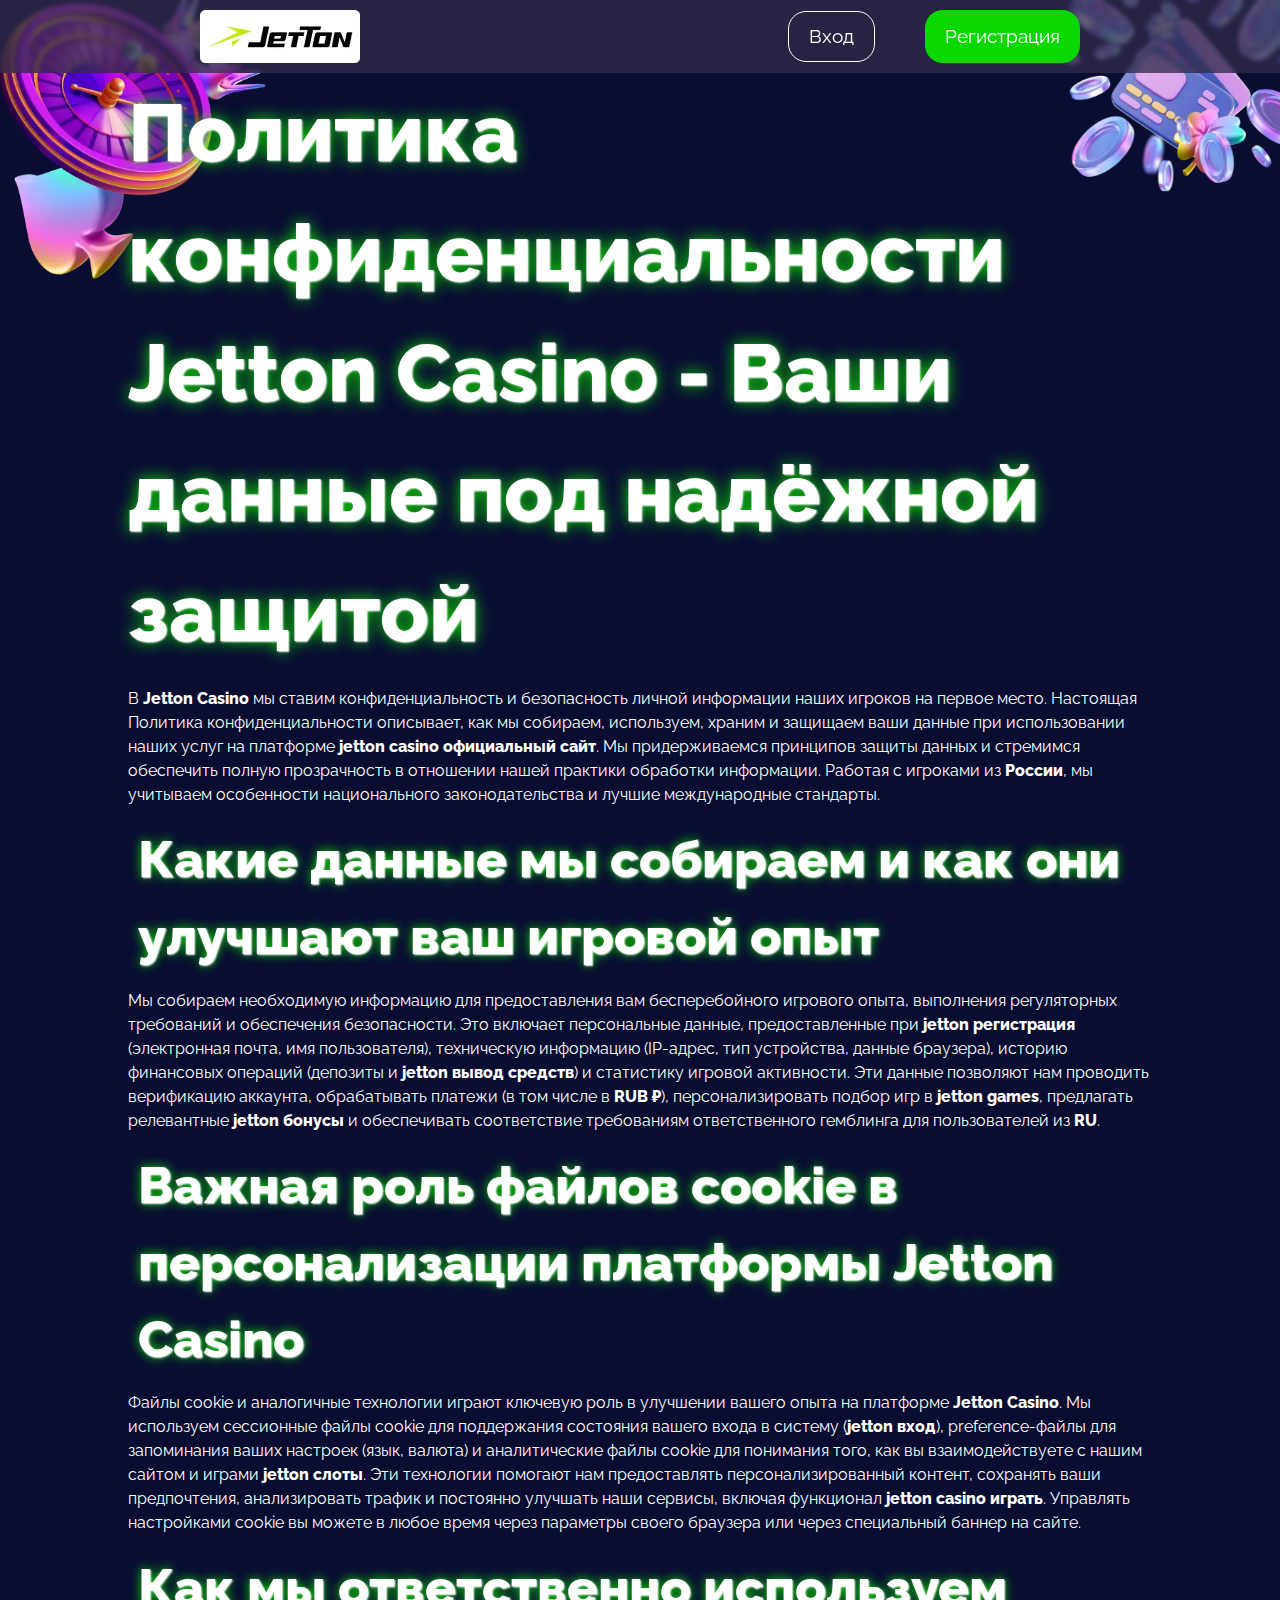
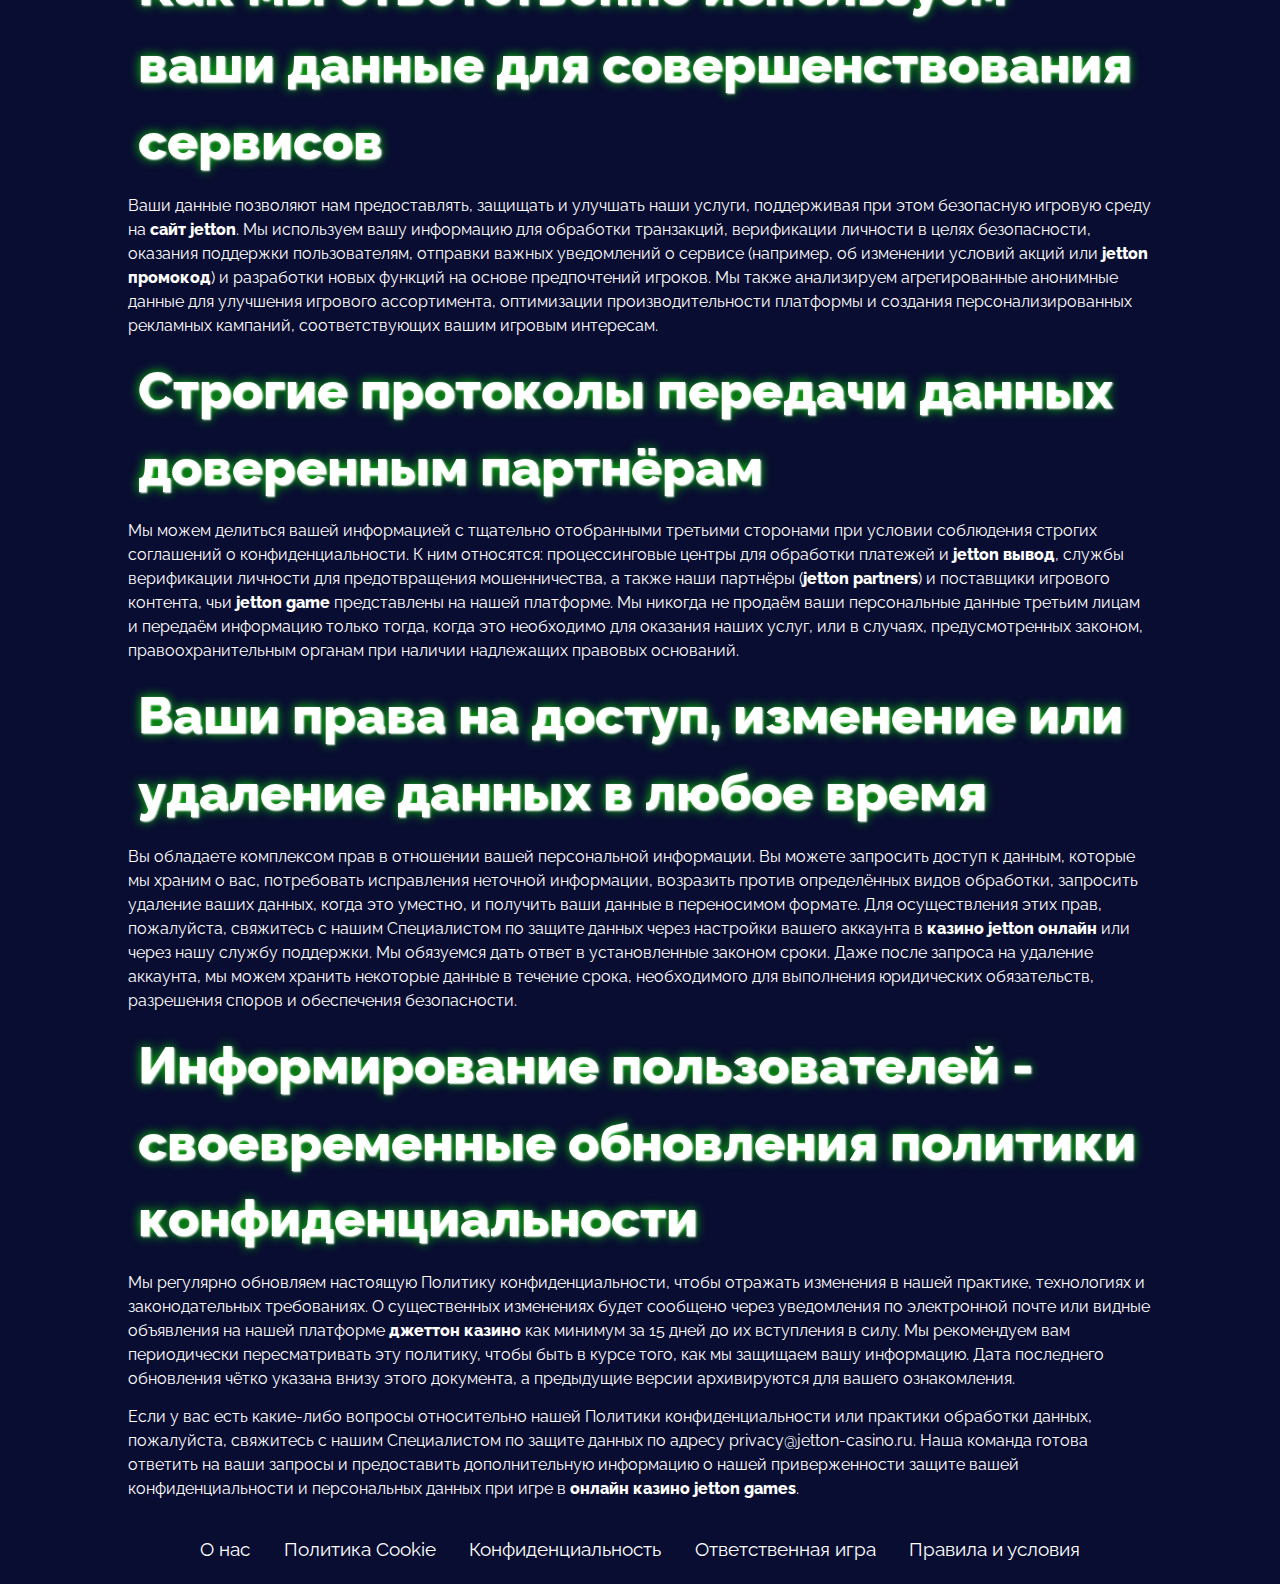
<file: privacy-policy/index.html>
<!DOCTYPE html>
<html lang="ru">
	<head>
		<meta charset="UTF-8" />
		<meta name="viewport" content="width=device-width, initial-scale=1.0" />
		<link rel="stylesheet" href="/style.css" />
		<link rel="shortcut icon" href="/favicon.ico" />

		<title>Jetton Casino - Политика конфиденциальности и защита данных</title>
		<meta
			name="description"
			content="Jetton Casino гарантирует полную прозрачность обработки данных. Узнайте, как мы безопасно собираем, защищаем и используем вашу информацию для обеспечения персонализированного игрового опыта."
		/>

		<link rel="canonical" href="https://xo-service.ru/privacy-policy/" />

		<link rel="apple-touch-icon" sizes="180x180" href="/favicon.ico" />
		<meta name="apple-mobile-web-app-title" content="Jetton Casino" />

		<meta
			property="og:title"
			content="Политика конфиденциальности Jetton Casino"
		/>
		<meta property="og:type" content="article" />
		<meta property="og:url" content="https://xo-service.ru/privacy-policy/" />
		<meta property="og:locale" content="ru_RU" />
	</head>
	<body>
		<header>
			<div class="logo">
				<a href="/"
					><img
						src="/img/logo.webp"
						alt="Официальный логотип Jetton Casino"
						width="160"
						height="80"
				/></a>
			</div>
			<div class="header-btn">
				<a href="/play/" rel="nofollow" content="noindex" class="white-btn"
					>Вход</a
				>
				<a href="/play/" rel="nofollow" content="noindex" class="green-btn"
					>Регистрация</a
				>
			</div>
		</header>

		<main>
			<div class="wraper">
				<h1>
					Политика конфиденциальности Jetton Casino - Ваши данные под надёжной
					защитой
				</h1>

				<p class="txt">
					В <strong>Jetton Casino</strong> мы ставим конфиденциальность и
					безопасность личной информации наших игроков на первое место.
					Настоящая Политика конфиденциальности описывает, как мы собираем,
					используем, храним и защищаем ваши данные при использовании наших
					услуг на платформе <strong>jetton casino официальный сайт</strong>. Мы
					придерживаемся принципов защиты данных и стремимся обеспечить полную
					прозрачность в отношении нашей практики обработки информации. Работая
					с игроками из <strong>России</strong>, мы учитываем особенности
					национального законодательства и лучшие международные стандарты.
				</p>

				<h2>Какие данные мы собираем и как они улучшают ваш игровой опыт</h2>
				<p class="txt">
					Мы собираем необходимую информацию для предоставления вам
					бесперебойного игрового опыта, выполнения регуляторных требований и
					обеспечения безопасности. Это включает персональные данные,
					предоставленные при <strong>jetton регистрация</strong> (электронная
					почта, имя пользователя), техническую информацию (IP-адрес, тип
					устройства, данные браузера), историю финансовых операций (депозиты и
					<strong>jetton вывод средств</strong>) и статистику игровой
					активности. Эти данные позволяют нам проводить верификацию аккаунта,
					обрабатывать платежи (в том числе в <strong>RUB ₽</strong>),
					персонализировать подбор игр в <strong>jetton games</strong>,
					предлагать релевантные <strong>jetton бонусы</strong> и обеспечивать
					соответствие требованиям ответственного гемблинга для пользователей из
					<strong>RU</strong>.
				</p>

				<h2>
					Важная роль файлов cookie в персонализации платформы Jetton Casino
				</h2>
				<p class="txt">
					Файлы cookie и аналогичные технологии играют ключевую роль в улучшении
					вашего опыта на платформе <strong>Jetton Casino</strong>. Мы
					используем сессионные файлы cookie для поддержания состояния вашего
					входа в систему (<strong>jetton вход</strong>), preference-файлы для
					запоминания ваших настроек (язык, валюта) и аналитические файлы cookie
					для понимания того, как вы взаимодействуете с нашим сайтом и играми
					<strong>jetton слоты</strong>. Эти технологии помогают нам
					предоставлять персонализированный контент, сохранять ваши
					предпочтения, анализировать трафик и постоянно улучшать наши сервисы,
					включая функционал <strong>jetton casino играть</strong>. Управлять
					настройками cookie вы можете в любое время через параметры своего
					браузера или через специальный баннер на сайте.
				</p>

				<h2>
					Как мы ответственно используем ваши данные для совершенствования
					сервисов
				</h2>
				<p class="txt">
					Ваши данные позволяют нам предоставлять, защищать и улучшать наши
					услуги, поддерживая при этом безопасную игровую среду на
					<strong>сайт jetton</strong>. Мы используем вашу информацию для
					обработки транзакций, верификации личности в целях безопасности,
					оказания поддержки пользователям, отправки важных уведомлений о
					сервисе (например, об изменении условий акций или
					<strong>jetton промокод</strong>) и разработки новых функций на основе
					предпочтений игроков. Мы также анализируем агрегированные анонимные
					данные для улучшения игрового ассортимента, оптимизации
					производительности платформы и создания персонализированных рекламных
					кампаний, соответствующих вашим игровым интересам.
				</p>

				<h2>Строгие протоколы передачи данных доверенным партнёрам</h2>
				<p class="txt">
					Мы можем делиться вашей информацией с тщательно отобранными третьими
					сторонами при условии соблюдения строгих соглашений о
					конфиденциальности. К ним относятся: процессинговые центры для
					обработки платежей и <strong>jetton вывод</strong>, службы верификации
					личности для предотвращения мошенничества, а также наши партнёры
					(<strong>jetton partners</strong>) и поставщики игрового контента, чьи
					<strong>jetton game</strong> представлены на нашей платформе. Мы
					никогда не продаём ваши персональные данные третьим лицам и передаём
					информацию только тогда, когда это необходимо для оказания наших
					услуг, или в случаях, предусмотренных законом, правоохранительным
					органам при наличии надлежащих правовых оснований.
				</p>

				<h2>
					Ваши права на доступ, изменение или удаление данных в любое время
				</h2>
				<p class="txt">
					Вы обладаете комплексом прав в отношении вашей персональной
					информации. Вы можете запросить доступ к данным, которые мы храним о
					вас, потребовать исправления неточной информации, возразить против
					определённых видов обработки, запросить удаление ваших данных, когда
					это уместно, и получить ваши данные в переносимом формате. Для
					осуществления этих прав, пожалуйста, свяжитесь с нашим Специалистом по
					защите данных через настройки вашего аккаунта в
					<strong>казино jetton онлайн</strong> или через нашу службу поддержки.
					Мы обязуемся дать ответ в установленные законом сроки. Даже после
					запроса на удаление аккаунта, мы можем хранить некоторые данные в
					течение срока, необходимого для выполнения юридических обязательств,
					разрешения споров и обеспечения безопасности.
				</p>

				<h2>
					Информирование пользователей - своевременные обновления политики
					конфиденциальности
				</h2>
				<p class="txt">
					Мы регулярно обновляем настоящую Политику конфиденциальности, чтобы
					отражать изменения в нашей практике, технологиях и законодательных
					требованиях. О существенных изменениях будет сообщено через
					уведомления по электронной почте или видные объявления на нашей
					платформе <strong>джеттон казино</strong> как минимум за 15 дней до их
					вступления в силу. Мы рекомендуем вам периодически пересматривать эту
					политику, чтобы быть в курсе того, как мы защищаем вашу информацию.
					Дата последнего обновления чётко указана внизу этого документа, а
					предыдущие версии архивируются для вашего ознакомления.
				</p>

				<p class="txt">
					Если у вас есть какие-либо вопросы относительно нашей Политики
					конфиденциальности или практики обработки данных, пожалуйста,
					свяжитесь с нашим Специалистом по защите данных по адресу
					privacy@jetton-casino.ru. Наша команда готова ответить на ваши запросы
					и предоставить дополнительную информацию о нашей приверженности защите
					вашей конфиденциальности и персональных данных при игре в
					<strong>онлайн казино jetton games</strong>.
				</p>
			</div>
		</main>

		<footer>
			<a href="/about-us/">О нас</a>
			<a href="/cookie-policy/">Политика Cookie</a>
			<a href="/privacy-policy/">Конфиденциальность</a>
			<a href="/responsible-gambling/">Ответственная игра</a>
			<a href="/terms-and-conditions/">Правила и условия</a>
		</footer>
	</body>
</html>
</file>
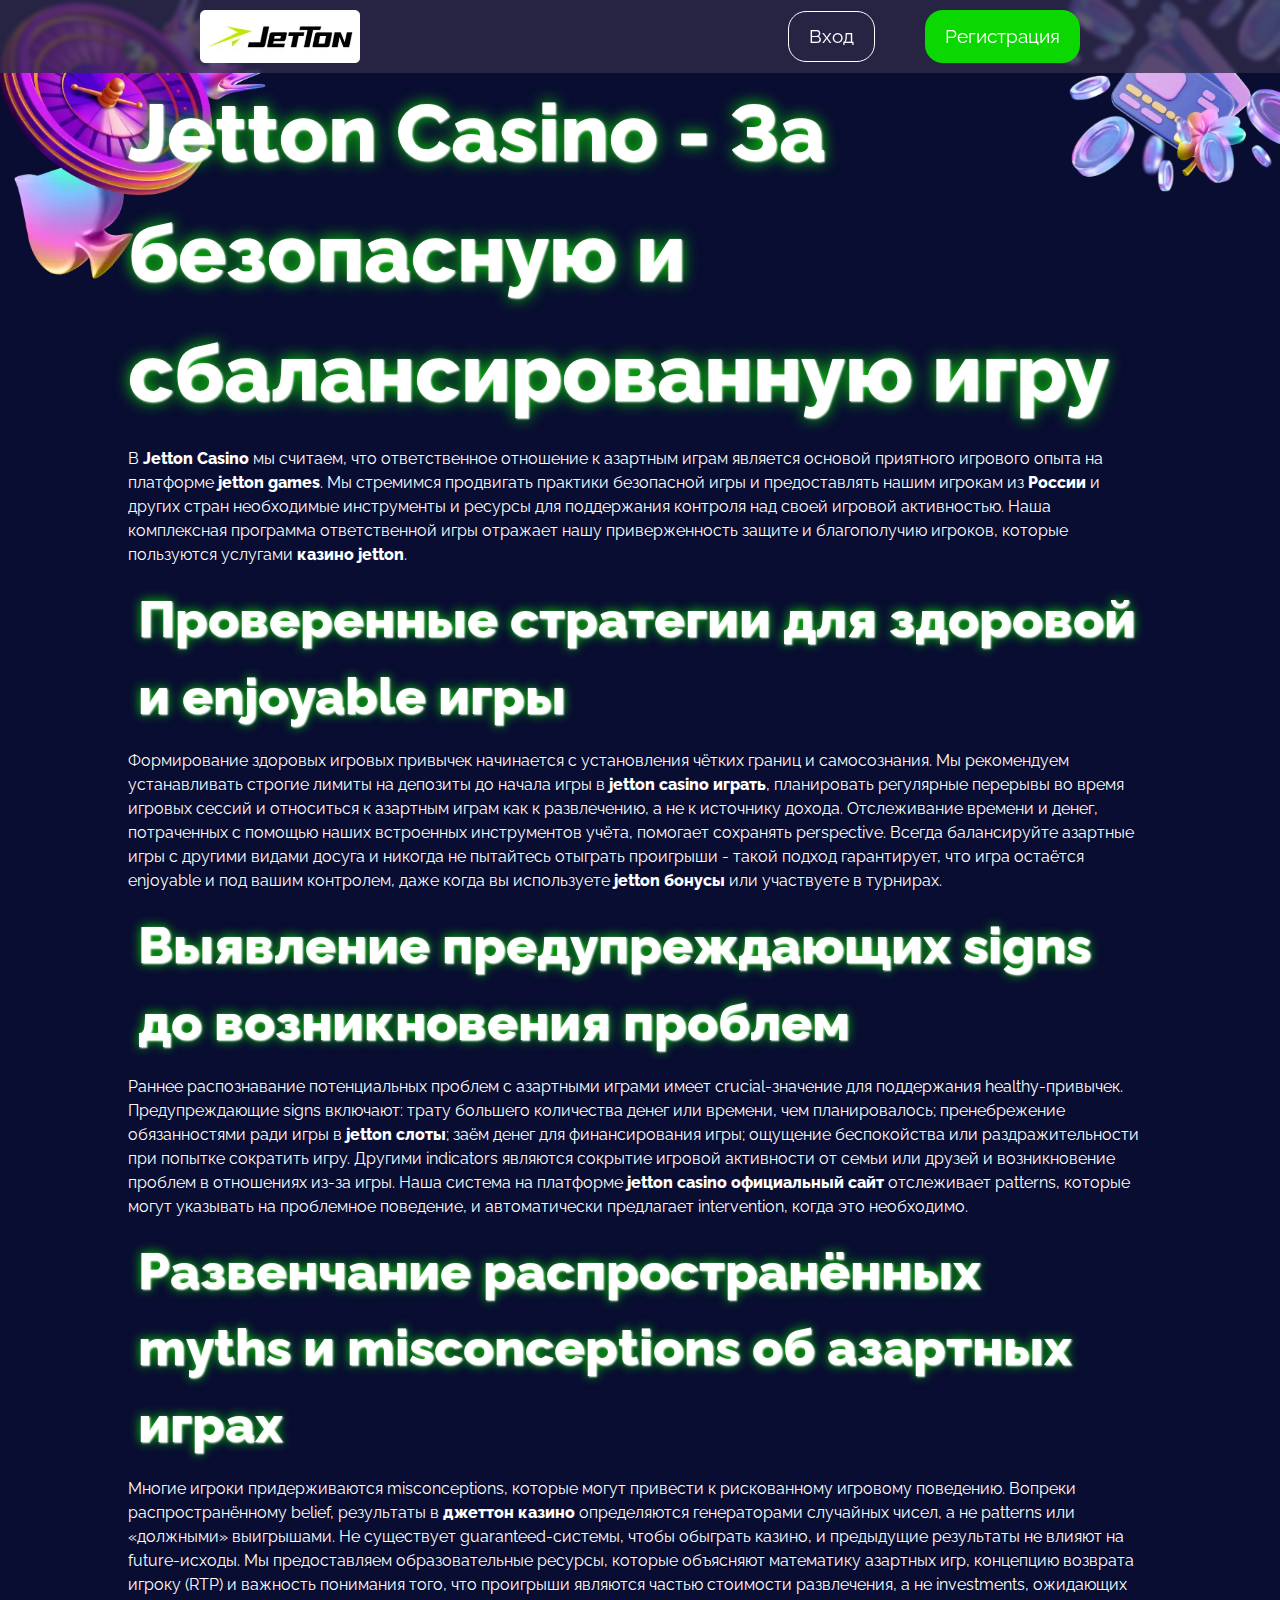
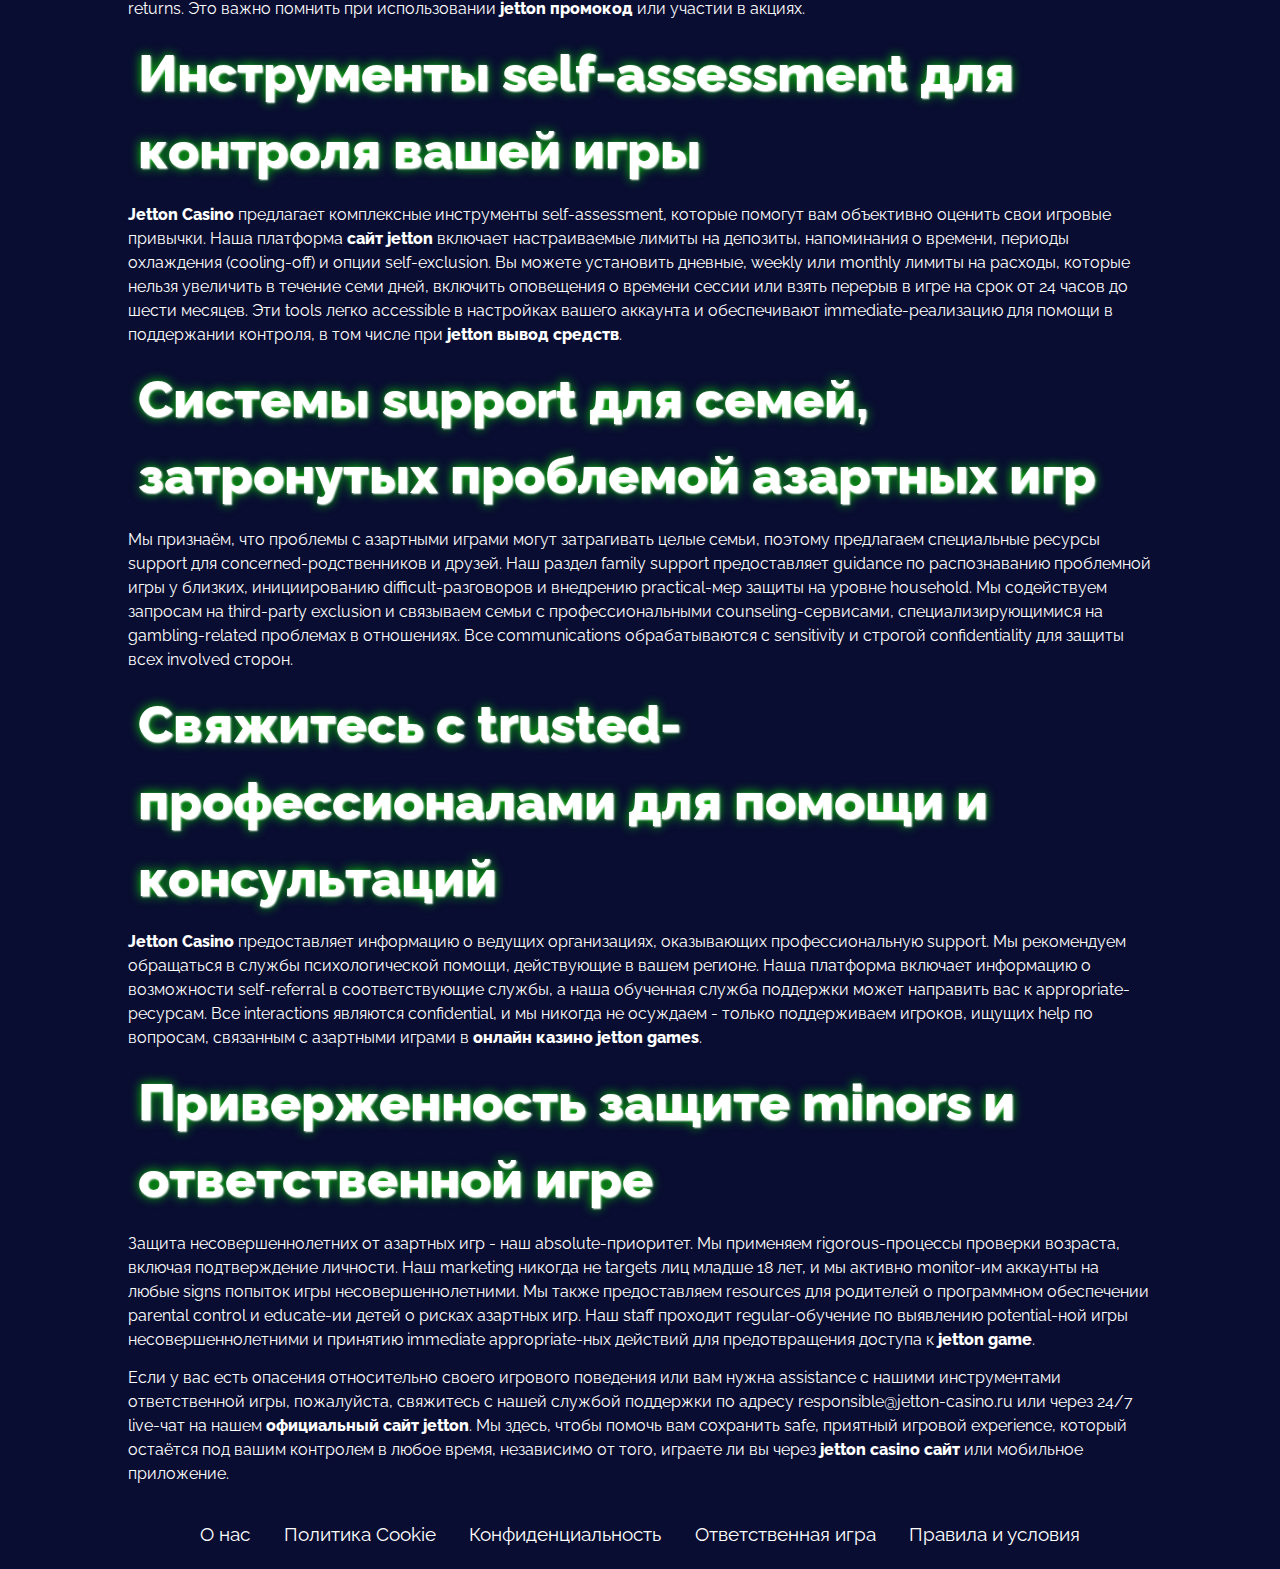
<file: responsible-gambling/index.html>
<!DOCTYPE html>
<html lang="ru">
	<head>
		<meta charset="UTF-8" />
		<meta name="viewport" content="width=device-width, initial-scale=1.0" />
		<link rel="stylesheet" href="/style.css" />
		<link rel="shortcut icon" href="/favicon.ico" />

		<title>Ответственная игра с Jetton Casino</title>
		<meta
			name="description"
			content="Jetton Casino помогает играть разумно и сохранять контроль. Узнайте, как распознать рискованное поведение, использовать инструменты самоконтроля и найти профессиональную помощь для безопасной игры."
		/>

		<link rel="canonical" href="https://xo-service.ru/responsible-gambling/" />

		<link rel="apple-touch-icon" sizes="180x180" href="/favicon.ico" />
		<meta name="apple-mobile-web-app-title" content="Jetton Casino" />
	</head>
	<body>
		<header>
			<div class="logo">
				<a href="/"
					><img
						src="/img/logo.webp"
						alt="Официальный логотип Jetton Casino"
						width="160"
						height="80"
				/></a>
			</div>
			<div class="header-btn">
				<a href="/play/" rel="nofollow" content="noindex" class="white-btn"
					>Вход</a
				>
				<a href="/play/" rel="nofollow" content="noindex" class="green-btn"
					>Регистрация</a
				>
			</div>
		</header>

		<main>
			<div class="wraper">
				<h1>Jetton Casino - За безопасную и сбалансированную игру</h1>

				<p class="txt">
					В <strong>Jetton Casino</strong> мы считаем, что ответственное
					отношение к азартным играм является основой приятного игрового опыта
					на платформе <strong>jetton games</strong>. Мы стремимся продвигать
					практики безопасной игры и предоставлять нашим игрокам из
					<strong>России</strong> и других стран необходимые инструменты и
					ресурсы для поддержания контроля над своей игровой активностью. Наша
					комплексная программа ответственной игры отражает нашу приверженность
					защите и благополучию игроков, которые пользуются услугами
					<strong>казино jetton</strong>.
				</p>

				<h2>Проверенные стратегии для здоровой и enjoyable игры</h2>
				<p class="txt">
					Формирование здоровых игровых привычек начинается с установления
					чётких границ и самосознания. Мы рекомендуем устанавливать строгие
					лимиты на депозиты до начала игры в
					<strong>jetton casino играть</strong>, планировать регулярные перерывы
					во время игровых сессий и относиться к азартным играм как к
					развлечению, а не к источнику дохода. Отслеживание времени и денег,
					потраченных с помощью наших встроенных инструментов учёта, помогает
					сохранять perspective. Всегда балансируйте азартные игры с другими
					видами досуга и никогда не пытайтесь отыграть проигрыши - такой подход
					гарантирует, что игра остаётся enjoyable и под вашим контролем, даже
					когда вы используете <strong>jetton бонусы</strong> или участвуете в
					турнирах.
				</p>

				<h2>Выявление предупреждающих signs до возникновения проблем</h2>
				<p class="txt">
					Раннее распознавание потенциальных проблем с азартными играми имеет
					crucial-значение для поддержания healthy-привычек. Предупреждающие
					signs включают: трату большего количества денег или времени, чем
					планировалось; пренебрежение обязанностями ради игры в
					<strong>jetton слоты</strong>; заём денег для финансирования игры;
					ощущение беспокойства или раздражительности при попытке сократить
					игру. Другими indicators являются сокрытие игровой активности от семьи
					или друзей и возникновение проблем в отношениях из-за игры. Наша
					система на платформе
					<strong>jetton casino официальный сайт</strong> отслеживает patterns,
					которые могут указывать на проблемное поведение, и автоматически
					предлагает intervention, когда это необходимо.
				</p>

				<h2>
					Развенчание распространённых myths и misconceptions об азартных играх
				</h2>
				<p class="txt">
					Многие игроки придерживаются misconceptions, которые могут привести к
					рискованному игровому поведению. Вопреки распространённому belief,
					результаты в <strong>джеттон казино</strong> определяются генераторами
					случайных чисел, а не patterns или «должными» выигрышами. Не
					существует guaranteed-системы, чтобы обыграть казино, и предыдущие
					результаты не влияют на future-исходы. Мы предоставляем
					образовательные ресурсы, которые объясняют математику азартных игр,
					концепцию возврата игроку (RTP) и важность понимания того, что
					проигрыши являются частью стоимости развлечения, а не investments,
					ожидающих returns. Это важно помнить при использовании
					<strong>jetton промокод</strong> или участии в акциях.
				</p>

				<h2>Инструменты self-assessment для контроля вашей игры</h2>
				<p class="txt">
					<strong>Jetton Casino</strong> предлагает комплексные инструменты
					self-assessment, которые помогут вам объективно оценить свои игровые
					привычки. Наша платформа <strong>сайт jetton</strong> включает
					настраиваемые лимиты на депозиты, напоминания о времени, периоды
					охлаждения (cooling-off) и опции self-exclusion. Вы можете установить
					дневные, weekly или monthly лимиты на расходы, которые нельзя
					увеличить в течение семи дней, включить оповещения о времени сессии
					или взять перерыв в игре на срок от 24 часов до шести месяцев. Эти
					tools легко accessible в настройках вашего аккаунта и обеспечивают
					immediate-реализацию для помощи в поддержании контроля, в том числе
					при <strong>jetton вывод средств</strong>.
				</p>

				<h2>Системы support для семей, затронутых проблемой азартных игр</h2>
				<p class="txt">
					Мы признаём, что проблемы с азартными играми могут затрагивать целые
					семьи, поэтому предлагаем специальные ресурсы support для
					concerned-родственников и друзей. Наш раздел family support
					предоставляет guidance по распознаванию проблемной игры у близких,
					инициированию difficult-разговоров и внедрению practical-мер защиты на
					уровне household. Мы содействуем запросам на third-party exclusion и
					связываем семьи с профессиональными counseling-сервисами,
					специализирующимися на gambling-related проблемах в отношениях. Все
					communications обрабатываются с sensitivity и строгой confidentiality
					для защиты всех involved сторон.
				</p>

				<h2>Свяжитесь с trusted-профессионалами для помощи и консультаций</h2>
				<p class="txt">
					<strong>Jetton Casino</strong> предоставляет информацию о ведущих
					организациях, оказывающих профессиональную support. Мы рекомендуем
					обращаться в службы психологической помощи, действующие в вашем
					регионе. Наша платформа включает информацию о возможности
					self-referral в соответствующие службы, а наша обученная служба
					поддержки может направить вас к appropriate-ресурсам. Все interactions
					являются confidential, и мы никогда не осуждаем - только поддерживаем
					игроков, ищущих help по вопросам, связанным с азартными играми в
					<strong>онлайн казино jetton games</strong>.
				</p>

				<h2>Приверженность защите minors и ответственной игре</h2>
				<p class="txt">
					Защита несовершеннолетних от азартных игр - наш absolute-приоритет. Мы
					применяем rigorous-процессы проверки возраста, включая подтверждение
					личности. Наш marketing никогда не targets лиц младше 18 лет, и мы
					активно monitor-им аккаунты на любые signs попыток игры
					несовершеннолетними. Мы также предоставляем resources для родителей о
					программном обеспечении parental control и educate-ии детей о рисках
					азартных игр. Наш staff проходит regular-обучение по выявлению
					potential-ной игры несовершеннолетними и принятию immediate
					appropriate-ных действий для предотвращения доступа к
					<strong>jetton game</strong>.
				</p>

				<p class="txt">
					Если у вас есть опасения относительно своего игрового поведения или
					вам нужна assistance с нашими инструментами ответственной игры,
					пожалуйста, свяжитесь с нашей службой поддержки по адресу
					responsible@jetton-casino.ru или через 24/7 live-чат на нашем
					<strong>официальный сайт jetton</strong>. Мы здесь, чтобы помочь вам
					сохранить safe, приятный игровой experience, который остаётся под
					вашим контролем в любое время, независимо от того, играете ли вы через
					<strong>jetton casino сайт</strong> или мобильное приложение.
				</p>
			</div>
		</main>

		<footer>
			<a href="/about-us/">О нас</a>
			<a href="/cookie-policy/">Политика Cookie</a>
			<a href="/privacy-policy/">Конфиденциальность</a>
			<a href="/responsible-gambling/">Ответственная игра</a>
			<a href="/terms-and-conditions/">Правила и условия</a>
		</footer>
	</body>
</html>
</file>
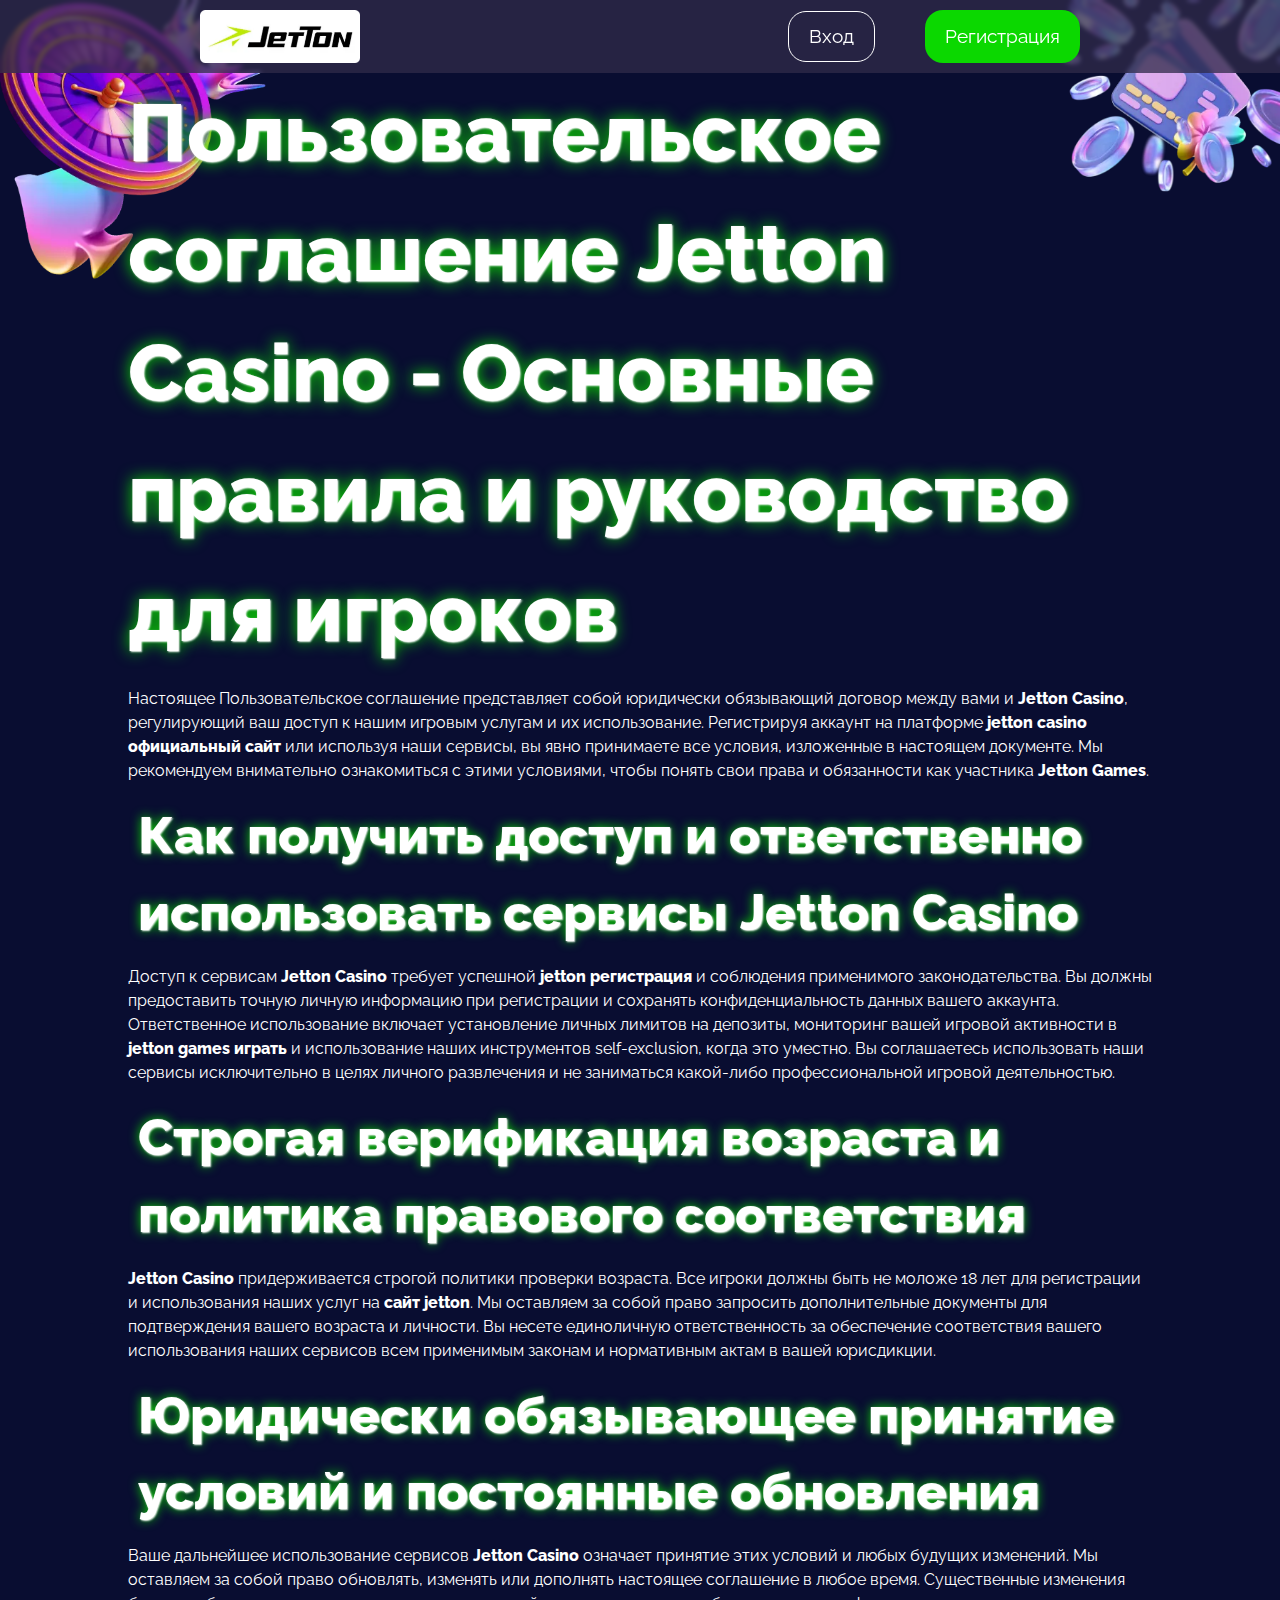
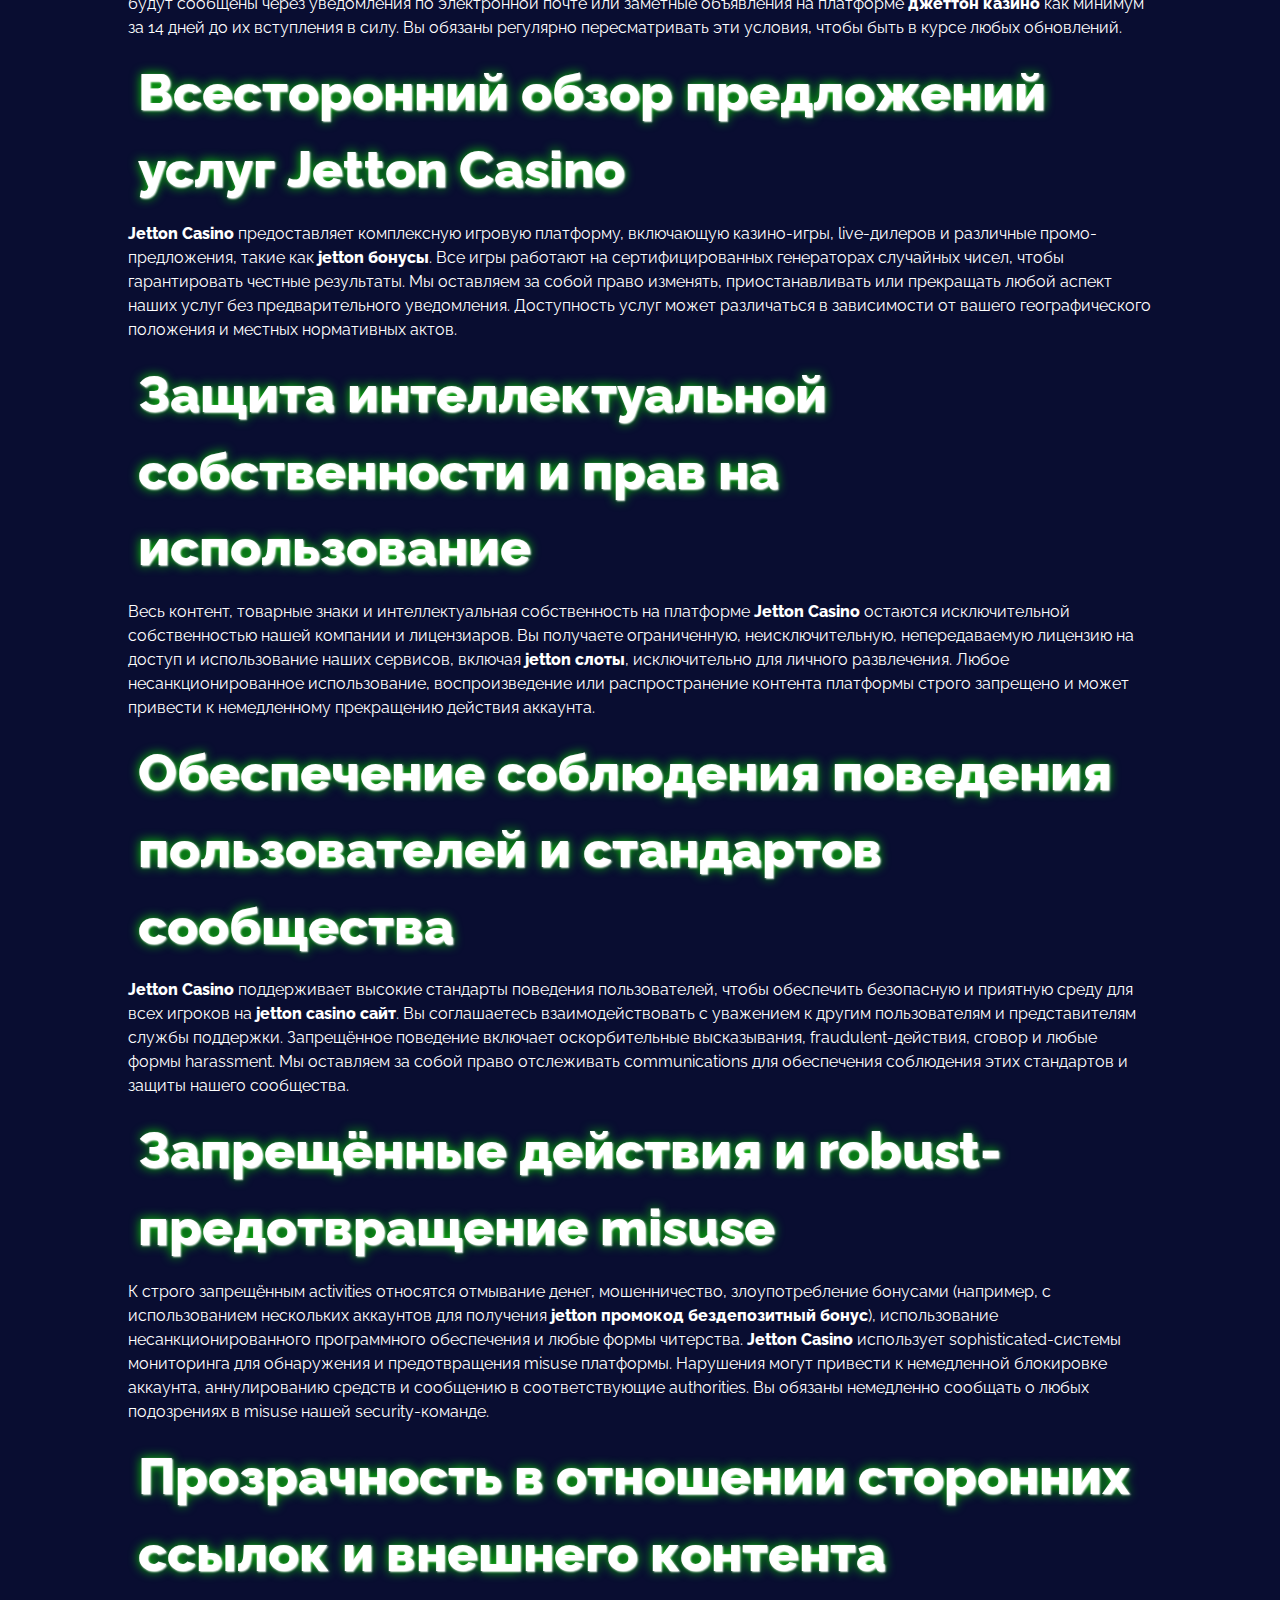
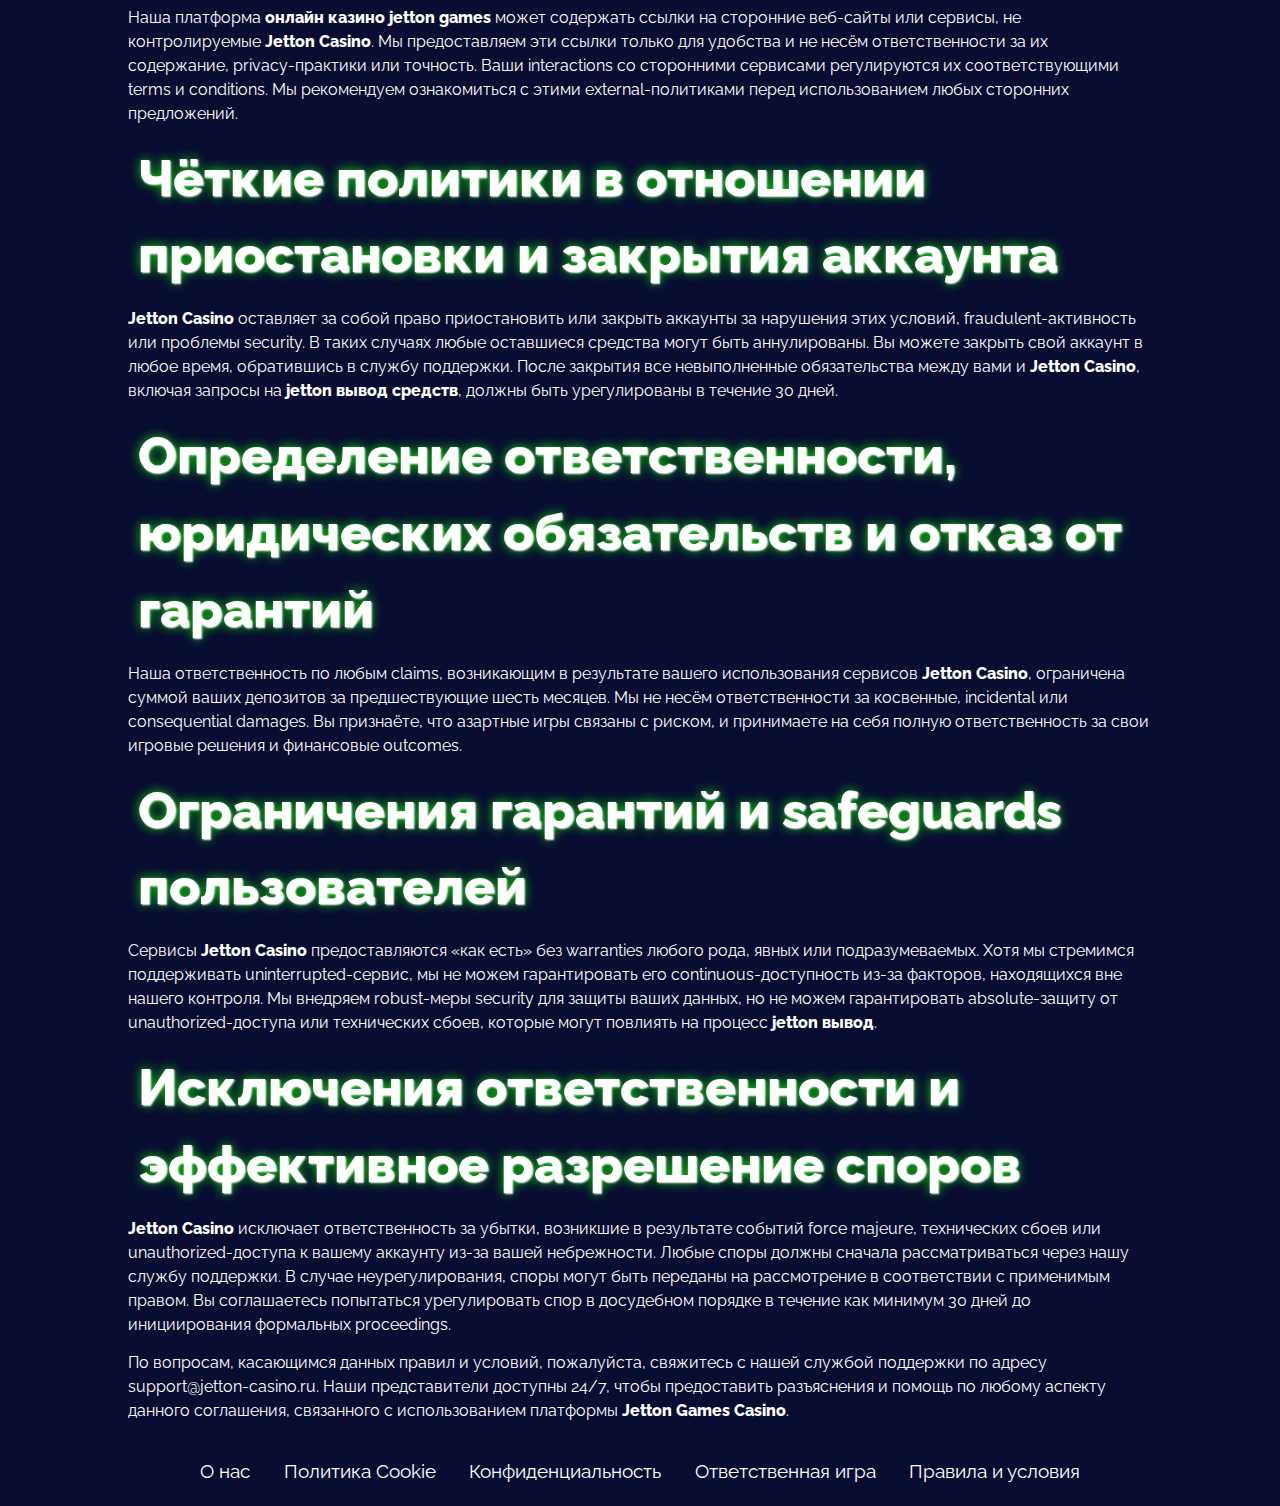
<file: terms-and-conditions/index.html>
<!DOCTYPE html>
<html lang="ru">
	<head>
		<meta charset="UTF-8" />
		<meta name="viewport" content="width=device-width, initial-scale=1.0" />
		<link rel="stylesheet" href="/style.css" />
		<link rel="shortcut icon" href="/favicon.ico" />

		<title>
			Пользовательское соглашение и обязанности игрока в Jetton Casino
		</title>
		<meta
			name="description"
			content="Используя Jetton Casino, вы принимаете четкие условия, призванные защитить ваши права и обеспечить безопасный, прозрачный и честный игровой опыт."
		/>

		<link rel="canonical" href="https://xo-service.ru/terms-and-conditions/" />

		<link rel="apple-touch-icon" sizes="180x180" href="/favicon.ico" />
		<meta name="apple-mobile-web-app-title" content="Jetton Casino" />
	</head>
	<body>
		<header>
			<div class="logo">
				<a href="/"
					><img
						src="/img/logo.webp"
						alt="Официальный логотип Jetton Casino"
						width="160"
						height="80"
				/></a>
			</div>
			<div class="header-btn">
				<a href="/play/" rel="nofollow" content="noindex" class="white-btn"
					>Вход</a
				>
				<a href="/play/" rel="nofollow" content="noindex" class="green-btn"
					>Регистрация</a
				>
			</div>
		</header>

		<main>
			<div class="wraper">
				<h1>
					Пользовательское соглашение Jetton Casino - Основные правила и
					руководство для игроков
				</h1>

				<p class="txt">
					Настоящее Пользовательское соглашение представляет собой юридически
					обязывающий договор между вами и <strong>Jetton Casino</strong>,
					регулирующий ваш доступ к нашим игровым услугам и их использование.
					Регистрируя аккаунт на платформе
					<strong>jetton casino официальный сайт</strong> или используя наши
					сервисы, вы явно принимаете все условия, изложенные в настоящем
					документе. Мы рекомендуем внимательно ознакомиться с этими условиями,
					чтобы понять свои права и обязанности как участника
					<strong>Jetton Games</strong>.
				</p>

				<h2>
					Как получить доступ и ответственно использовать сервисы Jetton Casino
				</h2>
				<p class="txt">
					Доступ к сервисам <strong>Jetton Casino</strong> требует успешной
					<strong>jetton регистрация</strong> и соблюдения применимого
					законодательства. Вы должны предоставить точную личную информацию при
					регистрации и сохранять конфиденциальность данных вашего аккаунта.
					Ответственное использование включает установление личных лимитов на
					депозиты, мониторинг вашей игровой активности в
					<strong>jetton games играть</strong> и использование наших
					инструментов self-exclusion, когда это уместно. Вы соглашаетесь
					использовать наши сервисы исключительно в целях личного развлечения и
					не заниматься какой-либо профессиональной игровой деятельностью.
				</p>

				<h2>Строгая верификация возраста и политика правового соответствия</h2>
				<p class="txt">
					<strong>Jetton Casino</strong> придерживается строгой политики
					проверки возраста. Все игроки должны быть не моложе 18 лет для
					регистрации и использования наших услуг на
					<strong>сайт jetton</strong>. Мы оставляем за собой право запросить
					дополнительные документы для подтверждения вашего возраста и личности.
					Вы несете единоличную ответственность за обеспечение соответствия
					вашего использования наших сервисов всем применимым законам и
					нормативным актам в вашей юрисдикции.
				</p>

				<h2>Юридически обязывающее принятие условий и постоянные обновления</h2>
				<p class="txt">
					Ваше дальнейшее использование сервисов
					<strong>Jetton Casino</strong> означает принятие этих условий и любых
					будущих изменений. Мы оставляем за собой право обновлять, изменять или
					дополнять настоящее соглашение в любое время. Существенные изменения
					будут сообщены через уведомления по электронной почте или заметные
					объявления на платформе <strong>джеттон казино</strong> как минимум за
					14 дней до их вступления в силу. Вы обязаны регулярно пересматривать
					эти условия, чтобы быть в курсе любых обновлений.
				</p>

				<h2>Всесторонний обзор предложений услуг Jetton Casino</h2>
				<p class="txt">
					<strong>Jetton Casino</strong> предоставляет комплексную игровую
					платформу, включающую казино-игры, live-дилеров и различные
					промо-предложения, такие как <strong>jetton бонусы</strong>. Все игры
					работают на сертифицированных генераторах случайных чисел, чтобы
					гарантировать честные результаты. Мы оставляем за собой право
					изменять, приостанавливать или прекращать любой аспект наших услуг без
					предварительного уведомления. Доступность услуг может различаться в
					зависимости от вашего географического положения и местных нормативных
					актов.
				</p>

				<h2>Защита интеллектуальной собственности и прав на использование</h2>
				<p class="txt">
					Весь контент, товарные знаки и интеллектуальная собственность на
					платформе <strong>Jetton Casino</strong> остаются исключительной
					собственностью нашей компании и лицензиаров. Вы получаете
					ограниченную, неисключительную, непередаваемую лицензию на доступ и
					использование наших сервисов, включая <strong>jetton слоты</strong>,
					исключительно для личного развлечения. Любое несанкционированное
					использование, воспроизведение или распространение контента платформы
					строго запрещено и может привести к немедленному прекращению действия
					аккаунта.
				</p>

				<h2>
					Обеспечение соблюдения поведения пользователей и стандартов сообщества
				</h2>
				<p class="txt">
					<strong>Jetton Casino</strong> поддерживает высокие стандарты
					поведения пользователей, чтобы обеспечить безопасную и приятную среду
					для всех игроков на <strong>jetton casino сайт</strong>. Вы
					соглашаетесь взаимодействовать с уважением к другим пользователям и
					представителям службы поддержки. Запрещённое поведение включает
					оскорбительные высказывания, fraudulent-действия, сговор и любые формы
					harassment. Мы оставляем за собой право отслеживать communications для
					обеспечения соблюдения этих стандартов и защиты нашего сообщества.
				</p>

				<h2>Запрещённые действия и robust-предотвращение misuse</h2>
				<p class="txt">
					К строго запрещённым activities относятся отмывание денег,
					мошенничество, злоупотребление бонусами (например, с использованием
					нескольких аккаунтов для получения
					<strong>jetton промокод бездепозитный бонус</strong>), использование
					несанкционированного программного обеспечения и любые формы читерства.
					<strong>Jetton Casino</strong> использует sophisticated-системы
					мониторинга для обнаружения и предотвращения misuse платформы.
					Нарушения могут привести к немедленной блокировке аккаунта,
					аннулированию средств и сообщению в соответствующие authorities. Вы
					обязаны немедленно сообщать о любых подозрениях в misuse нашей
					security-команде.
				</p>

				<h2>Прозрачность в отношении сторонних ссылок и внешнего контента</h2>
				<p class="txt">
					Наша платформа <strong>онлайн казино jetton games</strong> может
					содержать ссылки на сторонние веб-сайты или сервисы, не контролируемые
					<strong>Jetton Casino</strong>. Мы предоставляем эти ссылки только для
					удобства и не несём ответственности за их содержание, privacy-практики
					или точность. Ваши interactions со сторонними сервисами регулируются
					их соответствующими terms и conditions. Мы рекомендуем ознакомиться с
					этими external-политиками перед использованием любых сторонних
					предложений.
				</p>

				<h2>Чёткие политики в отношении приостановки и закрытия аккаунта</h2>
				<p class="txt">
					<strong>Jetton Casino</strong> оставляет за собой право приостановить
					или закрыть аккаунты за нарушения этих условий, fraudulent-активность
					или проблемы security. В таких случаях любые оставшиеся средства могут
					быть аннулированы. Вы можете закрыть свой аккаунт в любое время,
					обратившись в службу поддержки. После закрытия все невыполненные
					обязательства между вами и <strong>Jetton Casino</strong>, включая
					запросы на <strong>jetton вывод средств</strong>, должны быть
					урегулированы в течение 30 дней.
				</p>

				<h2>
					Определение ответственности, юридических обязательств и отказ от
					гарантий
				</h2>
				<p class="txt">
					Наша ответственность по любым claims, возникающим в результате вашего
					использования сервисов <strong>Jetton Casino</strong>, ограничена
					суммой ваших депозитов за предшествующие шесть месяцев. Мы не несём
					ответственности за косвенные, incidental или consequential damages. Вы
					признаёте, что азартные игры связаны с риском, и принимаете на себя
					полную ответственность за свои игровые решения и финансовые outcomes.
				</p>

				<h2>Ограничения гарантий и safeguards пользователей</h2>
				<p class="txt">
					Сервисы <strong>Jetton Casino</strong> предоставляются «как есть» без
					warranties любого рода, явных или подразумеваемых. Хотя мы стремимся
					поддерживать uninterrupted-сервис, мы не можем гарантировать его
					continuous-доступность из-за факторов, находящихся вне нашего
					контроля. Мы внедряем robust-меры security для защиты ваших данных, но
					не можем гарантировать absolute-защиту от unauthorized-доступа или
					технических сбоев, которые могут повлиять на процесс
					<strong>jetton вывод</strong>.
				</p>

				<h2>Исключения ответственности и эффективное разрешение споров</h2>
				<p class="txt">
					<strong>Jetton Casino</strong> исключает ответственность за убытки,
					возникшие в результате событий force majeure, технических сбоев или
					unauthorized-доступа к вашему аккаунту из-за вашей небрежности. Любые
					споры должны сначала рассматриваться через нашу службу поддержки. В
					случае неурегулирования, споры могут быть переданы на рассмотрение в
					соответствии с применимым правом. Вы соглашаетесь попытаться
					урегулировать спор в досудебном порядке в течение как минимум 30 дней
					до инициирования формальных proceedings.
				</p>

				<p class="txt">
					По вопросам, касающимся данных правил и условий, пожалуйста, свяжитесь
					с нашей службой поддержки по адресу support@jetton-casino.ru. Наши
					представители доступны 24/7, чтобы предоставить разъяснения и помощь
					по любому аспекту данного соглашения, связанного с использованием
					платформы <strong>Jetton Games Casino</strong>.
				</p>
			</div>
		</main>

		<footer>
			<a href="/about-us/">О нас</a>
			<a href="/cookie-policy/">Политика Cookie</a>
			<a href="/privacy-policy/">Конфиденциальность</a>
			<a href="/responsible-gambling/">Ответственная игра</a>
			<a href="/terms-and-conditions/">Правила и условия</a>
		</footer>
	</body>
</html>
</file>
<file: style.css>
@font-face {
    font-family: 'Raleway';
    src: url('./font/Raleway-Regular.ttf') format('woff2');
    font-weight: 400;
    font-style: normal;
}

@font-face {
    font-family: 'Raleway';
    src: url('./font/Raleway-Medium.ttf') format('woff2');
    font-weight: 500;
    font-style: normal;
}

@font-face {
    font-family: 'Raleway';
    src: url('./font/Raleway-SemiBold.ttf') format('woff2');
    font-weight: 600;
    font-style: normal;
}

@font-face {
    font-family: 'Raleway';
    src: url('./font/Raleway-ExtraBold.ttf') format('woff2');
    font-weight: 800;
    font-style: normal;
}

:root{
  --background: #090d31;
  --header: #2f2a49c2;
  --btn:  #0bd800;
  --promo: #05051e86;
  --table: #332c3de4; 
  --white: #fff;
  --black: #16171b;
}

* {
    margin: 0;
    padding: 0;
    box-sizing: border-box;
    scroll-behavior: smooth;
  }

  
  a {
    text-decoration: none;
    color: inherit;
    transition: all .4s ease-in-out;
  }
  
  img, video {
    max-width: 100%;
    height: auto;
    display: block;
  }
  
  button {
    all: unset;
    cursor: pointer;
    box-sizing: border-box;
  }
  
  input, textarea, button, select {
    font: inherit;
    border: none;
    outline: none;
  }
  
  body {
    font-family: 'Raleway', sans-serif;
    font-size: 1rem;
    line-height: 1.5;
    background-color: var(--background);
    color: var(--white);
    box-sizing: border-box;
    background-image: url(./img/layer.webp);
    background-repeat: no-repeat;
    background-size: 100% auto;
  }
 
  ol, ul {
    list-style-position: inside;
    padding-left: 8px;
}

ul li {
  list-style: none;
}

ul li::before{
  content: "❇ ";
  color: var(--btn);
}

  h1, h2, h3, h4, h5, h6 {
    font-weight: 600;
    color: var(--white)fff;
    text-shadow:    1px 1px 2px var(--white),
    0 0 0.2em var(--btn);
  }

  h1{
    font-size: 5rem;
    font-weight: 800;
  }


  header{
    padding: 10px 200px;
    display: flex;
    align-items: center;
    justify-content: space-between;
    background-color: var(--header);
    backdrop-filter: blur(2px);
    max-width: 100vw;
    margin: 0 auto;
    position: sticky;
    top: 0;

  }



  .header-btn{
    display: flex;
    align-items: center;
    justify-content: space-between;
  }

  .white-btn{
    padding: 10px 20px;
    font-size: 1.2rem;
    border: 1px solid var(--white);
    border-radius: 18px;
    margin-right: 50px;
  }

  .green-btn{
    padding: 12px 20px;
    font-size: 1.2rem;
    background-color: var(--btn);
    border-radius: 18px;
    text-align: center;
  }

  .white-btn:hover, .green-btn:hover{
    background-color: var(--white);
    color: var(--black);
  }

  .wraper{
    max-width: 80%;
    margin: 0 auto;
  }

  .promo{
    background-color: var(--promo);
    display: flex;
    flex-wrap: wrap;
    border-radius: 18px;
    padding: 20px;
  }

  .txt{
    font-size: 1rem;
    margin: 14px 0;
  }

  .table-wrapper {
  overflow-x: auto;
  margin-top: 1.5rem;
  border-radius: var(--border-radius);
  width: 100%;
}

.table-wrapper table {
  width: 100%;
  min-width: 320px;
    font-size: 1rem;
    margin: 40px auto;
    border-collapse: separate;
    border-spacing: 0;
  }

  table thead th:first-child {
    border-top-left-radius: 12px;
    border-bottom-left-radius: 12px;
  }

  table thead th:last-child {
    border-top-right-radius: 12px;
    border-bottom-right-radius: 12px;
  }
        
  table thead th {
    background-color: var(--table);
    padding: 12px 16px;
    text-align: left;
}

tr td{
    text-align: start;
    padding: 8px 10px;
}
  tr:nth-child(even) {
    background-color: var(--table);
    padding: 4px 10px;

}

table tbody tr td:first-child {
    border-top-left-radius: 12px;
    border-bottom-left-radius: 12px;
  }
  
  table tbody tr td:last-child {
    border-top-right-radius: 12px;
    border-bottom-right-radius: 12px;
  }

  .flex{
    display: flex;
    align-items: start;
    justify-content: space-between;
  }

 .flex-content{
    width: 50%;
  }
   
  h2{
    font-size: 3.2rem;
    font-weight: 800;
    margin: 10px;
  }

  h3{
    font-size: 3rem;
    font-weight: 600;
    margin: 10px;
  }

  ul li{
    margin: 10px 0;
  }


  .bonus-table {
    border-collapse: separate;
    border-spacing: 0 4px;
    width: 100%;
    font-family: sans-serif;
    color: var(--white);
    margin: 10px 0;
  }
  
  .bonus-table thead th {
    background-color: var(--table); 
    padding: 12px 16px;
    text-align: left;
}

.bonus-table thead th:first-child {
    border-top-left-radius: 12px;
    border-bottom-left-radius: 12px;
}

.bonus-table thead th:last-child {
    border-top-right-radius: 12px;
    border-bottom-right-radius: 12px;
}
  
.bonus-table tbody td {
    padding: 12px 16px;
}
    
.bonus-table tbody tr {
    overflow: hidden;
    border-radius: 12px;
}


.bonus-table thead th:first-child,
.bonus-table tbody td:first-child {
    width: 30%;
}

.bonus-table thead th:last-child,
.bonus-table tbody td:last-child {
    width: 70%;
}
    


      /* qa section */
      .faq-section{
        display: flex;
        flex-direction: column;
        align-items: center;
        justify-content: center;
        margin: 0 auto;
        width: 100%;
        padding: 10px 10px;
    }

    
    .qa-scontent-title{
        margin: 10px auto;
        border: 1px solid var(--btn);
        border-radius: 20px;
        width: 80%;
        padding: 10px 20px;
    }
    
    .qa-title{
      width: 100%;
      position: relative;
      margin: 0;
      padding: 8px 4px 18px 40px;
      display: block;
      cursor: pointer;
    }

    .qa-scontent-title h3{
        font-size: 1.5rem;
    }
    
    .qa-answaer {
      font-size: 18px;
      padding: 0px 8px;
      margin: 0 10px;

    }
    

footer{
    padding: 20px 200px;
    display: flex;
    align-items: center;
    justify-content: space-between;
    font-size: 1.2rem;
}

footer a:hover{
    color: var(--btn);
}

.active{
    color: var(--btn);
}


 @media (max-width: 1024px) {

    header{
        padding: 10px;
    }

    header img{
        width: 80px;
        height: auto;
    }

    .white-btn{
        padding: 6px 10px;
        font-size: 0.9rem;
        border: 1px solid var(--white);
        border-radius: 10px;
        margin-right: 10px;
        text-align: center;
      }
    
      .green-btn{
        padding: 6px 10px;
        font-size: 0.9rem;
        background-color: var(--btn);
        border-radius: 10px;
        text-align: center;
      }
    
      .white-btn:hover, .green-btn:hover{
        background-color: var(--white);
        color: var(--black);
      }
    

    .wraper{
        max-width: 96%;
        margin: 4px auto;
        padding: 4px 8px;
    }

    .promo{
        width: 100%;
        padding: 4px;
        margin: 0 auto;
        display: flex;
        flex-direction: column;
        align-items: stretch;
    }

    h1{
        font-size: 1.4rem;
    }


    h2{
        font-size: 1.6rem;
        margin: 4px auto;
    }

    h3{
        font-size: 1.2rem;
        margin: 4px auto;
    }

    .flex{
        flex-direction: column;
        width: 100%;
    }

    .flex-content{
        width: 100%;
    }

    .bonus-table{
        font-size: 0.8rem;
    }
    .bonus-table thead th {
        padding: 6px 10px;
    }

    .bonus-table tbody td {
        padding: 6px 10px;
    }


          /* qa section */
          .faq-section{
            display: flex;
            flex-direction: column;
            align-items: center;
            justify-content: center;
            margin: 0 auto;
            width: 100%;
            padding: 10px 10px;
        }

        
        .qa-scontent-title{
            margin: 10px auto;
            border: 1px solid var(--btn);
            border-radius: 16px;
            width: 100%;
        }
          
        .qa-scontent-title h3{
            font-size: 1rem;
        }
        
        .qa-answaer {
          font-size: 0.8rem;
          padding: 0px 6px;
        }
        
  
        footer{
            font-size: 0.9rem;
            flex-direction: column;
            padding: 10px;
        }

        footer a{
            margin: 6px auto;
        }
        
}
</file>
